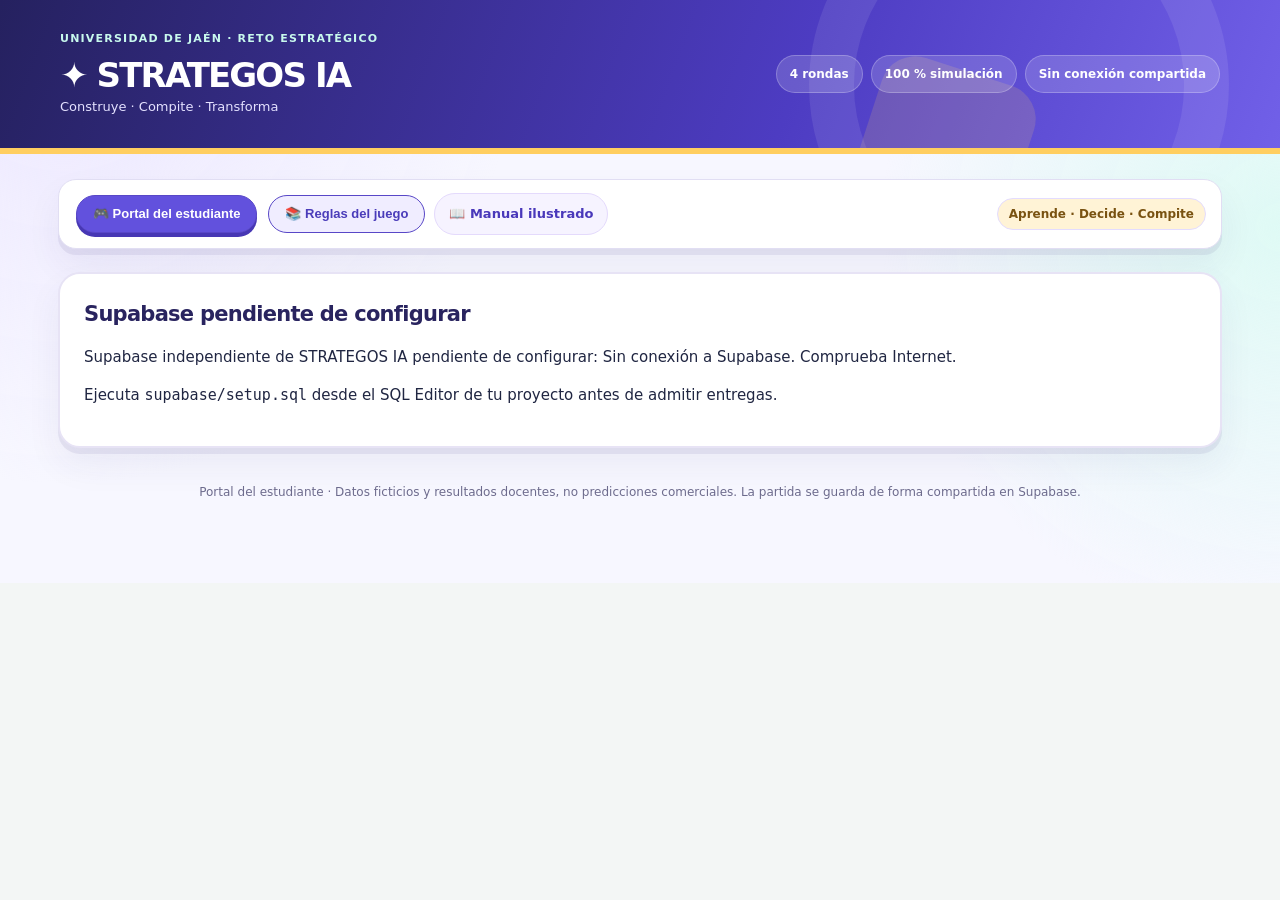
<file: index.html>
<!DOCTYPE html><html lang="es"><head><meta charset="UTF-8"><meta name="viewport" content="width=device-width,initial-scale=1"><title>Portal del Estudiante | STRATEGOS IA</title><style>
:root{font-family:Inter,system-ui,-apple-system,Segoe UI,sans-serif;background:#f3f6f5;color:#173329}*{box-sizing:border-box}body{margin:0}header{background:#123e30;color:white;padding:21px max(22px,calc((100vw - 1160px)/2));display:flex;justify-content:space-between;align-items:center;gap:12px;flex-wrap:wrap}header h1{margin:0;font-size:22px}header small{color:#c5ddd2}.wrap{max-width:1160px;margin:auto;padding:24px 18px 70px}.card{background:white;border:1px solid #dbe5df;border-radius:14px;padding:20px;margin-bottom:16px;box-shadow:0 2px 9px #16342608}h2{font-size:21px;margin:0 0 14px}h3{font-size:16px;margin:0 0 12px}p{line-height:1.5}.muted,small{color:#617369}.grid{display:grid;grid-template-columns:repeat(auto-fit,minmax(225px,1fr));gap:14px}.kpi{background:#eef5f0;padding:15px;border-radius:9px}.kpi b{display:block;font-size:25px;margin-top:5px}label{display:block;font-weight:600;font-size:13px;margin:13px 0 6px}input,select{width:100%;padding:11px;border:1px solid #b8c9c0;border-radius:8px;background:white;font-size:14px}button{border:0;border-radius:8px;background:#176c4d;color:white;padding:11px 16px;font-weight:650;cursor:pointer;margin:4px 6px 4px 0}button:hover{background:#0d553c}button.secondary{background:#e5eee8;color:#1d503c}button.danger{background:#a43131}button:disabled{opacity:.45;cursor:not-allowed}.pill{font-size:12px;border-radius:50px;padding:5px 10px;background:#e4f0e9;color:#155638;font-weight:700}.tabs{margin-bottom:16px}.tabs button.active{background:#174d3a}.tabs button{background:#dae6df;color:#25523f}table{width:100%;border-collapse:collapse;font-size:14px}th,td{padding:11px 8px;border-bottom:1px solid #e2e9e4;text-align:left}th{color:#456151}td.num,th.num{text-align:right;font-variant-numeric:tabular-nums}.alert{border-left:4px solid #d29c26;background:#fff8e5;padding:13px;border-radius:6px}.success{border-left:4px solid #23875e;background:#e7f6ed;padding:12px;border-radius:6px}.bad{color:#ae2c2c}.good{color:#13774b}.hidden{display:none}.two{display:grid;grid-template-columns:1fr 1fr;gap:14px}@media(max-width:650px){.two{grid-template-columns:1fr}.wrap{padding:14px 10px}header{padding:16px}table{font-size:12px}th,td{padding:8px 4px}}.footer{color:#6a7d72;text-align:center;font-size:12px;margin-top:35px}.tag{font-size:12px;color:#587468;margin:0 0 10px}.bar{height:8px;background:#dfeae4;border-radius:12px;overflow:hidden}.bar>div{height:100%;background:#229466}.flex{display:flex;justify-content:space-between;align-items:center;gap:12px;flex-wrap:wrap}

/* v4: experiencia guiada */
:root{--ink:#14382e;--forest:#123e30;--teal:#16815c;--cream:#f9f7ee}body{background:linear-gradient(180deg,#e8f2ed 0%,#f5f7f4 320px)}header{background:linear-gradient(115deg,#0b2b24,#175841);padding-top:27px;padding-bottom:27px}header h1{font-size:clamp(21px,3vw,28px);letter-spacing:-.6px}button{transition:transform .15s,background .15s,box-shadow .15s}button:hover:not(:disabled){transform:translateY(-1px);box-shadow:0 3px 12px #0b38232a}button:focus-visible,input:focus-visible,select:focus-visible,summary:focus-visible{outline:3px solid #a4d3b7;outline-offset:2px}.card{box-shadow:0 8px 25px #143e2910;border-color:#d8e5dd}h2{letter-spacing:-.35px}.hero{border:0;border-radius:20px;padding:28px 30px;margin-bottom:20px;color:white;background:radial-gradient(circle at 85% 15%,#318b69 0,#1b664b 24%,transparent 54%),linear-gradient(110deg,#0c3429,#174e3a);position:relative;overflow:hidden}.hero h2{font-size:clamp(26px,4vw,38px);max-width:730px;margin:7px 0 10px;line-height:1.12}.hero p{color:#e3f3e9;max-width:720px;margin:0 0 16px}.eyebrow{letter-spacing:2px;text-transform:uppercase;font-size:11px;font-weight:750;color:#a7dec0}.hero-stats{display:flex;gap:9px;flex-wrap:wrap}.hero-stats span{background:#ffffff22;color:white;border:1px solid #ffffff29;border-radius:30px;padding:7px 11px;font-size:12px}.step-cards{display:grid;grid-template-columns:repeat(auto-fit,minmax(190px,1fr));gap:12px;margin:14px 0}.step-card{padding:15px;border:1px solid #d6e5dc;border-radius:12px;background:#f7faf8}.step-card strong{display:block;font-size:14px;margin:7px 0}.step-num{display:inline-grid;place-items:center;width:27px;height:27px;background:#dcefe3;color:#126343;border-radius:50%;font-weight:800}.lesson{background:linear-gradient(145deg,#f2f8f4,#fbfcf9);border:1px solid #cddfd4;border-radius:14px;padding:18px;margin:15px 0}.lesson h3{font-size:18px;margin:5px 0 9px}.lesson ul{padding-left:21px;line-height:1.6}.lesson p{margin:7px 0}.lesson .tag{color:#277152;font-weight:750;letter-spacing:1px;text-transform:uppercase}.roundbar{display:flex;gap:7px;margin:11px 0 18px}.roundbar span{flex:1;text-align:center;border-radius:8px;padding:9px 3px;font-size:11px;font-weight:750;background:#e6eee9;color:#537264}.roundbar span.done{background:#cce6d5;color:#1c6547}.roundbar span.current{background:#155f43;color:#fff}.tips{display:grid;grid-template-columns:repeat(auto-fit,minmax(210px,1fr));gap:11px;margin-top:12px}.tip{background:white;border:1px solid #dce9df;border-radius:10px;padding:12px;font-size:13px}.tip b{display:block;margin-bottom:5px}.actionlist{background:#f5f9f5;border-radius:11px;padding:14px 17px;line-height:1.7}.actionlist ol{margin:6px 0;padding-left:20px}.details{border:1px solid #dbe7dd;border-radius:12px;padding:13px;margin:13px 0}.details summary{cursor:pointer;font-weight:750;color:#225c42}.video-card{background:#f0f6f1;border-left:4px solid #21895c;border-radius:8px;padding:12px 15px;margin-top:12px}.video-card a{color:#176847}.disclaimer{font-size:12px;color:#66766c}.fieldhelp{display:block;font-size:12px;color:#60766a;line-height:1.35;margin-top:4px}.quiz-note{border-left:4px solid #36a477;padding:12px 15px;background:#eff8f1;margin:11px 0}.topnav{display:flex;justify-content:space-between;gap:12px;align-items:center;flex-wrap:wrap;margin:8px 0 18px}.topnav .tabs{margin:0}.footer{line-height:1.5}@media(max-width:650px){.hero{padding:22px 17px}.step-card{padding:12px}.roundbar span{font-size:10px}}

/* v5: laboratorio de modelos de negocio */
textarea{width:100%;min-height:110px;resize:vertical;border:1px solid #bdcfc4;border-radius:10px;padding:12px;font:inherit;line-height:1.45;background:#fff}textarea:focus-visible{outline:3px solid #a4d3b7}.student-menu{display:flex;gap:9px;flex-wrap:wrap;margin:16px 0}.student-menu button{background:#e6f0e9;color:#1b593e}.student-menu button.active{background:#146047;color:#fff}.canvas-grid{display:grid;grid-template-columns:repeat(3,minmax(0,1fr));gap:12px}.canvas-block{background:#fff;border:1px solid #d3e4d8;border-radius:13px;padding:16px;display:flex;flex-direction:column;gap:7px}.canvas-block.highlight{background:#f0f9f3;border-color:#85bc99}.canvas-block h3{margin:0;font-size:15px}.canvas-block p{margin:0;color:#557265;font-size:12px}.canvas-block textarea{flex:1;min-height:132px;font-size:13px}.canvas-block small{font-size:11px}.canvas-chip{display:inline-block;background:#e2eee6;border-radius:50px;padding:4px 8px;font-weight:800;font-size:11px;color:#266b48}.progressline{height:12px;border-radius:30px;background:#e1ebe5;overflow:hidden}.progressline>div{background:#1c9367;height:100%;transition:width .2s}.callout{padding:17px 19px;border:1px solid #abd3b7;border-radius:14px;background:#eff9f1}.callout strong{display:block;margin-bottom:6px}.canvas-notes{margin:0;color:#567466;font-size:13px;line-height:1.5}.idea-banner{background:linear-gradient(110deg,#164534,#26785a);color:white;border-radius:15px;padding:19px;margin-bottom:14px}.idea-banner h2{margin:5px 0;font-size:24px}.idea-banner p{color:#e1f1e7}.idea-form input{font-size:15px}.brief-grid{display:grid;grid-template-columns:repeat(2,1fr);gap:10px}.brief-item{border:1px solid #dbe6dc;padding:13px;border-radius:11px;white-space:pre-wrap;overflow-wrap:anywhere}.brief-item strong{display:block;margin-bottom:7px;color:#19553a}.stepper{display:flex;gap:6px;margin:15px 0}.stepper span{height:6px;flex:1;border-radius:8px;background:#d8e6dc}.stepper span.filled{background:#16875b}.aside-inline{background:#fcf9ef;border:1px solid #eadca8;border-radius:11px;padding:13px;font-size:13px}.idea-presets{display:flex;gap:7px;flex-wrap:wrap}.idea-presets button{background:#f0f3ed;color:#276044;font-size:12px;padding:8px 10px}.idea-presets button:hover{background:#d9e9dc}@media(max-width:850px){.canvas-grid{grid-template-columns:repeat(2,minmax(0,1fr))}}@media(max-width:600px){.canvas-grid,.brief-grid{grid-template-columns:1fr}.canvas-block textarea{min-height:105px}}
@media print{header,.topnav,.student-menu,.footer,button,.hero{display:none!important}.wrap{max-width:none;padding:0}.card{box-shadow:none;border:0}.brief-grid{grid-template-columns:1fr 1fr}.brief-item{break-inside:avoid}}

.video-stage{border-radius:20px;background:linear-gradient(125deg,#0d352d,#1e6549);padding:26px;color:#fff;margin:12px 0 18px}.video-stage h2{font-size:clamp(24px,3vw,34px);margin:7px 0}.video-stage p{color:#e4f3e9}.video-window{background:#061d18;border-radius:16px;overflow:hidden;aspect-ratio:16/9;margin:18px 0;display:grid;place-items:center;position:relative}.video-window iframe,.video-window video{width:100%;height:100%;border:0;display:block}.video-empty{text-align:center;padding:25px;color:#f1f8f4;max-width:510px}.video-empty .play-icon{font-size:44px;display:block;margin-bottom:8px}.video-actions{display:flex;gap:10px;flex-wrap:wrap;align-items:center}.video-actions button{background:#e4f7e9;color:#115138}.video-actions button.secondary{background:#ffffff20;color:#fff;border:1px solid #ffffff55}.video-link{color:#aaf0d1;overflow-wrap:anywhere}.video-agenda{display:grid;grid-template-columns:repeat(auto-fit,minmax(190px,1fr));gap:10px}.video-agenda article{padding:13px;border:1px solid #d4e5d9;border-radius:11px;background:#f5faf6}.video-agenda strong{display:block;margin-bottom:6px}.video-admin{background:#f5faf6;border-radius:12px;padding:16px;margin-top:15px}.video-row{display:grid;grid-template-columns:minmax(140px,240px) 1fr;gap:12px;align-items:center;padding:10px 0;border-bottom:1px solid #dce7dd}.video-row label{margin:0}.video-row input{margin:0}.video-help{color:#527465;font-size:12px;margin-top:9px}.video-success{background:#d8f2e3;color:#125637;padding:9px;border-radius:9px}.video-stage .tag{color:#b9e6ce}@media(max-width:680px){.video-stage{padding:17px}.video-row{grid-template-columns:1fr}}
.strategos-advisor .strategos-findings{padding-left:22px;line-height:1.7}
.strategos-advisor .strategos-findings li{margin-bottom:9px}
.strategos-chat{background:#f5f3ff;border:1px solid #ddd5ff;padding:18px;border-radius:15px;margin-top:20px}
.strategos-chat textarea{width:100%;border:1px solid #aca4d6;border-radius:10px;padding:12px;font:inherit;resize:vertical;min-height:98px}
.strategos-answer{white-space:pre-wrap;line-height:1.65;color:#28244b;margin-top:12px}
.strategos-answer:not(:empty){background:#fff;padding:14px;border-left:4px solid #6251dd;border-radius:8px}
.strategos-report-shell{border:2px solid #ddd5ff;background:#fefeff}
.strategos-report-shell .strategos-round-select,#strategos-teacher-team{max-width:300px}
.strategos-report-dimensions{display:grid;grid-template-columns:repeat(2,minmax(0,1fr));gap:12px;margin:15px 0}
.strategos-report-dimensions article{background:#f5f4fc;border:1px solid #ddd8f2;border-radius:12px;padding:16px}
.strategos-report-dimensions h3{margin:0}
.strategos-report-dimensions p{margin:9px 0;font-size:14px}
.strategos-report-status{font-size:12px;border-radius:40px;padding:3px 9px;font-weight:700;background:#e8e9f8;color:#453e72}
.strategos-report-status.status-fortaleza{background:#d8f4e5;color:#15683d}
.strategos-report-status.status-riesgo{background:#ffe0da;color:#a13629}
.strategos-report-ai-output{white-space:pre-wrap;line-height:1.7}
.strategos-report-ai-output:not(:empty){background:#f5f4fc;border-left:4px solid #6251dd;border-radius:8px;padding:15px;margin:10px 0}
@media(max-width:700px){.strategos-report-dimensions{grid-template-columns:1fr}}
@media print{
 body:has(.strategos-print-target) *{visibility:hidden!important}
 body:has(.strategos-print-target) .strategos-print-target,
 body:has(.strategos-print-target) .strategos-print-target *{visibility:visible!important}
 body:has(.strategos-print-target) .strategos-print-target{position:absolute;top:0;left:0;width:100%;border:0;box-shadow:none}
 body:has(.strategos-print-target) .strategos-print-target .strategos-report-actions,
 body:has(.strategos-print-target) .strategos-print-target .strategos-report-ai-output,
 body:has(.strategos-print-target) .strategos-print-target .strategos-round-select{display:none!important}
 .strategos-report-dimensions article{break-inside:avoid}
}
</style><link rel="stylesheet" href="./game-theme.css?v=20261102-design1"></head><body><header><div><div style="font-size:11px;font-weight:800;letter-spacing:.11em;color:#c8f9ed;margin-bottom:9px">UNIVERSIDAD DE JAÉN · RETO ESTRATÉGICO</div><h1>✦ STRATEGOS IA</h1><small>Construye · Compite · Transforma</small></div><div style="display:flex;gap:8px;flex-wrap:wrap;align-items:center"><span class="pill">4 rondas</span><span class="pill">100 % simulación</span><span id="headstatus" class="pill">Conectando…</span></div></header><main class="wrap"><div class="topnav"><div class="tabs" id="tabs"><button data-role="alumno" class="active">🎮 Portal del estudiante</button><button data-role="reglas">📚 Reglas del juego</button><a href="./guia-alumnado.html" target="_blank" rel="noopener noreferrer" class="manual-link">📖 Manual ilustrado</a></div><span class="pill">Aprende · Decide · Compite</span></div><section id="view"></section><p class="footer">Portal del estudiante · Datos ficticios y resultados docentes, no predicciones comerciales. La partida se guarda de forma compartida en Supabase.</p></main><script src="./sync.js"></script><script src="./strategic-choices.js?v=20261106-1"></script><script src="./advisor.js?v=20261102-1"></script><script src="./reports.js?v=20261102-1"></script><script src="./score-audit.js?v=20261109-1"></script><script src="./secret-events.js?v=20261111-1"></script><script>
'use strict';const KEY='strategos_ia_v1';const names=['Strategos Alpha','Strategos Beta','Strategos Gamma','Strategos Delta'];const formats=new Intl.NumberFormat('es-ES',{maximumFractionDigits:0});const euro=n=>formats.format(Math.round(n))+' €';const fmt=n=>formats.format(n);const $=id=>document.getElementById(id);const esc=v=>String(v).replace(/[&<>"']/g,c=>({'&':'&amp;','<':'&lt;','>':'&gt;','"':'&quot;',"'":'&#39;'}[c]));const clamp=(x,a,b)=>Math.max(a,Math.min(b,x));
function defaults(){return {round:1,phase:'decisions',event:'normal',teams:names.map((name,i)=>({id:i+1,name,code:'UJA'+(i+1)+'26',cash:250000,capacity:12500,quality:50,eco:50,market:50,tech:50,last:null,history:[],decision:null,submitted:false})),log:[],results:[]}}let db=defaults(),version=0,remoteReady=false,remoteError='',teamCode='',teacherAuthenticated=false;
let localVideoUrls=[];try{localVideoUrls=JSON.parse(localStorage.getItem('strategos_ia_video_overrides')||'[]')}catch{localVideoUrls=[]}
async function remoteRefresh(silent=false){
 const previous={version,round:db.round,phase:db.phase,event:db.event,submitted:db.teams[selected-1]?.submitted,secretId:db.secretEvent?.active?db.secretEvent.id:null,secretAnswered:!!db.teams[selected-1]?.secretAnswer};
 const data=role==='prof'&&teacherAuthenticated?await CBCSync.rpc('cbc_teacher_state'):auth&&teamCode?await CBCSync.rpc('cbc_student_state',{p_code:teamCode}):null;
 if(!data)return;
 db=data.state;version=Number(data.version);
 const changed=previous.round!==db.round||previous.phase!==db.phase||
   previous.event!==db.event||previous.submitted!==db.teams[selected-1]?.submitted||previous.secretId!==(db.secretEvent?.active?db.secretEvent.id:null)||previous.secretAnswered!==!!db.teams[selected-1]?.secretAnswer;
 // El cambio de evento debe refrescar la pantalla del alumno. No redibujar
 // ante entregas ajenas mientras escribe su propio formulario.
 if(!silent||changed||(role==='prof'&&previous.version!==version&&true))render();
}
async function teacherSave(){try{let r=await CBCSync.rpc('cbc_teacher_save',{p_state:db,p_version:version});version=Number(r.version);return true;}catch(e){alert('Cambio NO guardado: '+e.message);await remoteRefresh();return false;}}
async function initRemote(){
 try{await CBCSync.rpc('cbc_ping');remoteReady=true;
 if(role==='prof'&&CBCSync.currentToken())try{teacherAuthenticated=true;await remoteRefresh();}catch{teacherAuthenticated=false;CBCSync.logout();}
 }catch(e){remoteError='Supabase independiente de STRATEGOS IA pendiente de configurar: '+e.message;}
 render();
 if(remoteReady)setInterval(async()=>{if((role==='prof'&&teacherAuthenticated)||(role==='alumno'&&auth&&teamCode))try{await remoteRefresh(true)}catch(e){console.warn('Sincronización',e.message)}},7000);
}
let role='alumno',selected=1,auth=false,studentSection='video';function save(){/* Estado de partida exclusivo de Supabase */}function activeTeams(){return db.teams.filter(t=>t.active!==false)}function canSetTeams(){return db.phase==='decisions'&&db.results.length===0&&db.teams.every(t=>!t.submitted)}const videoNames=['Presentación general · Reglamento completo','Ronda 1 · Estrategia competitiva','Ronda 2 · Decisiones y mercado','Ronda 3 · Evento e iniciativa estratégica','Ronda 4 · Consolidación y resultados'];
const videoIntro={title:'Bienvenidos a STRATEGOS IA',story:'Cuatro rondas, siete decisiones económicas por ronda y dos elecciones estratégicas vinculantes. Aprende cómo decidir, enviar, interpretar resultados y competir sin Canvas.',objective:'Comprende las reglas, el propósito y las etapas de la competición.',tasks:['Comprende el mercado compartido y los recursos iniciales.','Aprende los siete campos económicos, los límites y las dos elecciones cerradas.','Interpreta los resultados, las puntuaciones y el envío seguro de decisiones.'],question:'¿Serás capaz de convertir una innovación circular en un negocio viable?'};
let publishedVideos=['','','','',''];function videoUrls(){return publishedVideos.map((published,i)=>{const local=Array.isArray(localVideoUrls)?localVideoUrls[i]:'';return published})}
async function loadPublishedVideos(){try{const r=await fetch('./videos.json?v=20261109-guiones-v2',{cache:'no-store'});if(!r.ok)return;const j=await r.json();if(Array.isArray(j.videos)&&j.videos.length===5){publishedVideos=j.videos.map(v=>typeof v==='string'&&safeVideoUrl(v)?v:'');render()}}catch{/* local file preview uses fallback */}}
function safeVideoUrl(raw){try{if(!raw||!raw.trim())return null;const u=new URL(raw.trim());if(!['https:','http:'].includes(u.protocol))return null;return u;}catch{return null}}
function videoSource(input){const u=safeVideoUrl(input);if(!u)return null;const host=u.hostname.toLowerCase().replace(/^www\./,'');if(host==='youtu.be'){const id=u.pathname.slice(1).split('/')[0];if(/^[A-Za-z0-9_-]{11}$/.test(id))return {kind:'iframe',src:'https://www.youtube-nocookie.com/embed/'+id+'?rel=0'}}if(['youtube.com','m.youtube.com','youtube-nocookie.com'].includes(host)){let id=u.searchParams.get('v');if(!id&&u.pathname.startsWith('/embed/'))id=u.pathname.split('/')[2];if(!id&&u.pathname.startsWith('/shorts/'))id=u.pathname.split('/')[2];if(/^[A-Za-z0-9_-]{11}$/.test(id||''))return {kind:'iframe',src:'https://www.youtube-nocookie.com/embed/'+id+'?rel=0'}}if(host==='vimeo.com'||host==='player.vimeo.com'){let id=(u.pathname.match(/\b\d{6,12}\b/)||[])[0];if(id)return {kind:'iframe',src:'https://player.vimeo.com/video/'+id}}if(/\.(mp4|webm|ogg)$/i.test(u.pathname))return {kind:'video',src:u.href};return {kind:'link',src:u.href}}
function videoPlayer(url){const s=videoSource(url);if(!s)return `<div class="video-empty"><span class="play-icon">▶</span><b>Vídeo de esta ronda aún no publicado</b><p>Mientras tanto puedes leer el briefing y continuar con la actividad. El profesor puede añadir la URL del vídeo desde su panel.</p></div>`;if(s.kind==='iframe')return `<iframe src="${esc(s.src)}" title="Vídeo introductorio" loading="lazy" allow="accelerometer; autoplay; encrypted-media; gyroscope; picture-in-picture; web-share" referrerpolicy="strict-origin-when-cross-origin" allowfullscreen></iframe>`;if(s.kind==='video')return `<video controls preload="metadata" playsinline src="${esc(s.src)}">El navegador no puede reproducir este archivo.</video>`;return `<div class="video-empty"><span class="play-icon">↗</span><b>Vídeo disponible mediante enlace externo</b><p>Ábrelo en una pestaña nueva y regresa para continuar.</p><a class="video-link" href="${esc(s.src)}" target="_blank" rel="noopener noreferrer">Abrir vídeo</a></div>`}
const revisedVideoScripts=['00-presentacion-general','01-ronda-1','02-ronda-2','03-ronda-3','04-ronda-4'];
function videoStage(){const n=db.round, ch=chapterData[n-1],url=videoUrls()[n];return `<section class="video-stage"><span class="tag">BRIEFING AUDIOVISUAL · RONDA ${n} DE 4</span><h2>${esc(ch.title)}</h2><p>${esc(ch.story)}</p><div class="video-window">${videoPlayer(url)}</div><p class="muted"><a href="./guiones-video/${revisedVideoScripts[n]}.md" target="_blank" rel="noopener noreferrer">Consultar el guion detallado vigente de la ronda</a></p><div class="video-actions"><button id="continueToRound">Ir a las decisiones de la ronda →</button><button id="showIntroVideo" class="secondary">Ver presentación general</button>${safeVideoUrl(url)?`<a href="${esc(url)}" class="video-link" target="_blank" rel="noopener noreferrer">Abrir vídeo fuera de la web ↗</a>`:''}</div></section><section class="card"><h2>Tu misión en esta ronda</h2><p>${esc(ch.objective)}</p><div class="video-agenda">${ch.tasks.map((task,i)=>`<article><strong>${i+1}. Tarea</strong>${esc(task)}</article>`).join('')}</div><div class="quiz-note"><b>Pregunta para debatir en equipo:</b> ${esc(ch.question)}</div><p class="disclaimer">Puedes continuar aunque aún no se haya publicado el vídeo. El vídeo es una introducción, no sustituye las reglas de decisión ni la reflexión estratégica.</p></section>`}
function introVideoStage(){const url=videoUrls()[0],ch=videoIntro;return `<section class="video-stage"><span class="tag">INICIO DEL RETO · PRESENTACIÓN GENERAL</span><h2>${esc(ch.title)}</h2><p>${esc(ch.story)}</p><div class="video-window">${videoPlayer(url)}</div><p class="muted"><a href="./guiones-video/00-presentacion-general.md" target="_blank" rel="noopener noreferrer">Consultar el guion completo de presentación</a></p><div class="video-actions"><button id="backToRound">Continuar a la ronda ${db.round} →</button>${safeVideoUrl(url)?`<a href="${esc(url)}" target="_blank" class="video-link" rel="noopener noreferrer">Abrir vídeo en nueva pestaña ↗</a>`:''}</div></section><section class="card"><h2>Así funciona el juego</h2><div class="video-agenda">${ch.tasks.map((task,i)=>`<article><strong>Etapa ${i+1}</strong>${esc(task)}</article>`).join('')}</div><div class="quiz-note"><b>El reto:</b> ${esc(ch.question)}</div></section>`}
function videoAdmin(){return `<div class="card"><h2>Vídeos de la simulación</h2><p>Introduce las direcciones públicas para previsualizarlas aquí. Los cinco guiones nuevos están en la carpeta <code>guiones-video/</code>. Los vídeos anteriores se han retirado de la portada porque no reflejan las reglas vigentes. Cuando se produzcan los nuevos vídeos, inserta sus cinco direcciones públicas en <code>videos.json</code> para hacerlos visibles al alumnado. Se admiten YouTube, Vimeo y MP4/WebM.</p><form id="videoConfigForm"><div class="video-admin">${videoNames.map((name,i)=>`<div class="video-row"><label for="video_url_${i}">${esc(name)}</label><input id="video_url_${i}" name="video_${i}" type="url" inputmode="url" placeholder="https://www.youtube.com/watch?v=..." value="${esc(videoUrls()[i])}"></div>`).join('')}</div><p class="video-help">Usa enlaces de vídeos públicos o no listados con inserción permitida. No sirven enlaces privados ni archivos guardados únicamente en tu ordenador.</p><button type="submit">Guardar enlaces de vídeos</button><button type="button" id="testRoundVideo" class="secondary">Previsualizar ronda actual</button><p id="videoSaveState" class="muted" aria-live="polite"></p></form></div>`}
function displayNum(v,dec=1){return v===null||v===undefined||v===''||!Number.isFinite(Number(v))?'Sin dato':Number(v).toFixed(dec)}
function displayMoney(v){return v===null||v===undefined||v===''||!Number.isFinite(Number(v))?'Sin dato':euro(Number(v))}
function moneyCell(n){return `<td class="num">${displayMoney(n)}</td>`}function message(s,cls='success'){return `<div class="${cls}">${s}</div>`}
const fields=[['price','Precio de venta (€/unidad)',20,90,45],['production','Producción prevista (unidades)',0,25000,11500],['capacityInv','Inversión en capacidad (€)',0,100000,10000],['rdInv','Inversión en I+D y calidad (€)',0,100000,15000],['ecoInv','Inversión ambiental (€)',0,100000,15000],['marketingInv','Inversión comercial (€)',0,100000,10000],['recycled','Materia prima recuperada (%)',0,90,45]];
function normalDecision(){return Object.fromEntries(fields.map(x=>[x[0],x[4]]))}function investment(d){return d.capacityInv+d.rdInv+d.ecoInv+d.marketingInv}function valid(d,t){let v=fields.every(([k,,min,max])=>Number.isFinite(d[k])&&d[k]>=min&&d[k]<=max);let maxInvestment=Math.min(150000,Math.max(0,t.cash-15000));return v&&investment(d)<=maxInvestment}
function eventDef(){return {normal:{name:'Mercado estable',desc:'Demanda sectorial estable y costes base.'},raw:{name:'Crisis de materias primas',desc:'El coste de material virgen aumenta un 25 %. Usar materia prima recuperada amortigua la crisis.'},demand:{name:'Caída de la demanda',desc:'La demanda del mercado disminuye un 18 %.'},green:{name:'Compra pública verde',desc:'Los compradores dan más importancia al desempeño ambiental.'},quality:{name:'Control de calidad',desc:'La demanda favorece empresas con prestaciones y calidad verificables.'}}[db.event]}
function profile(t,d,evt){let invest=investment(d);const cashAfter=t.cash-invest;const capacity=t.capacity+Math.floor(d.capacityInv/6);const quality=clamp(t.quality+d.rdInv/2500,0,100);const eco=clamp(t.eco+d.ecoInv/2500,0,100);const marketing=clamp(t.market+d.marketingInv/2500,0,100);const tech=clamp(t.tech+d.rdInv/4000,0,100);const rawCost=evt==='raw'?1.25:1;let variable=18+(100-quality)*0.045+(d.recycled*0.09)+(100-tech)*0.015+7*(1-d.recycled/100)*rawCost;let unitCO2=clamp(40-0.24*d.recycled-0.12*(eco-50),8,40);return {t,d,invest,cashAfter,capacity,quality,eco,marketing,tech,variable,unitCO2};}
function compute(){let evt=db.event;const market=Math.round(50000*(evt==='demand'?.82:1));let players=activeTeams().map(t=>profile(t,t.decision,evt));let attractiveness=players.map(x=>{const d=x.d;let score=Math.exp((45-d.price)/20)*(.6+x.quality/180+x.marketing/260+x.eco/(evt==='green'?130:350));if(evt==='quality')score*=.6+x.quality/110;return Math.max(.01,score)});let shares=attractiveness.map(a=>a/attractiveness.reduce((s,v)=>s+v,0));let remaining=market;let alloc=Array(players.length).fill(0);let eligible=players.map((_,i)=>i);for(let iter=0;iter<8&&remaining>0&&eligible.length;iter++){let weight=eligible.reduce((s,i)=>s+attractiveness[i],0);let assigned=0;for(let i of eligible){let p=players[i],available=Math.max(0,Math.min(p.capacity,p.d.production)-alloc[i]);let demand=Math.floor(remaining*attractiveness[i]/weight);let add=Math.min(available,demand);alloc[i]+=add;assigned+=add}remaining-=assigned;eligible=eligible.filter(i=>alloc[i]<Math.min(players[i].capacity,players[i].d.production));if(assigned===0){if(eligible.length){let i=eligible[0];alloc[i]++;remaining--;eligible=eligible.filter(j=>alloc[j]<Math.min(players[j].capacity,players[j].d.production))}else break;}}let results=players.map((p,i)=>{let sales=alloc[i],revenue=sales*p.d.price,cost=sales*p.variable+28000,operating=revenue-cost,cash=p.cashAfter+operating;let margin=p.d.price-p.variable;let breakeven=margin>0?Math.ceil(28000/margin):null;let share=sales/market*100;let circular=clamp(.5*p.d.recycled+.5*p.eco,0,100);let emissions=sales*p.unitCO2;return {...p,sales,share,revenue,cost,operating,cash,circular,emissions,breakeven}});const maxi=(field)=>Math.max(1,...results.map(r=>Math.max(0,r[field])));results.forEach(r=>{
   r.baseScore=+(100*(.25*clamp((r.operating+100000)/250000,0,1)+.15*clamp(r.share/35,0,1)+.25*r.circular/100+.15*r.quality/100+.10*clamp(r.cash/300000,0,1)+.10*clamp(r.operating>=0?0.85:0.25,0,1))).toFixed(1);
   r.strategic=StrategicChoices.evaluate(r.t,db.round,r.d);
   r.secretImpact=db.round===3&&db.secretEvent?.active?SecretEvents.evaluate(db.secretEvent.id,r.t.secretAnswer,r.strategic.strategy):db.round===4?{delta:Number(r.t.history?.find(h=>Number(h.round)===3)?.secretCarry)||0,carry:0,reason:'Efecto heredado de la crisis de la ronda 3.'}:{delta:0,carry:0,reason:'Sin evento secreto'};
    r.score=+clamp(r.baseScore+r.strategic.adjustment+r.secretImpact.delta,0,100).toFixed(1);
  });return {market,results};}
async function execute(){if(db.phase!=='decisions')return alert('La ronda ya está resuelta.');if(activeTeams().length<2||!activeTeams().every(t=>t.submitted))return alert('Faltan decisiones de los equipos activos.');if(db.round===3&&!db.secretEvent?.active)return alert('Activa un evento secreto para completar la ronda 3.');if(db.round===3&&activeTeams().some(t=>!t.secretAnswer))return alert('Faltan respuestas al evento secreto. Espera o utiliza el cierre con pendientes.');const sim=compute();sim.results.forEach(r=>{let t=db.teams[r.t.id-1];t.cash=r.cash;t.capacity=r.capacity;t.quality=r.quality;t.eco=r.eco;t.market=r.marketing;t.tech=r.tech;t.last={sales:r.sales,share:r.share,operating:r.operating,cash:r.cash,circular:r.circular,quality:r.quality,emissions:r.emissions,score:r.score,baseScore:r.baseScore,strategyAdjustment:r.strategic.adjustment,secretAdjustment:r.secretImpact.delta,secretCarry:r.secretImpact.carry,secretExplanation:r.secretImpact.reason,secretEvent:db.round===3&&db.secretEvent?.active?db.secretEvent.id:null,secretOption:db.round===3?r.t.secretAnswer?.option||null:null,strategyExplanation:r.strategic.description,strategyChoice:r.d.strategyChoice||r.strategic.strategy||null,actionChoice:r.d.actionChoice||r.strategic.action||null,unitCO2:r.unitCO2,price:r.d.price,breakeven:r.breakeven};t.history.push({...t.last,round:db.round});});db.results.push({round:db.round,event:db.event,market:sim.market,rows:sim.results.map(r=>({id:r.t.id,name:r.t.name,...db.teams[r.t.id-1].last}))});db.phase='results';db.log.push(`Ronda ${db.round}: ${eventDef().name}. Mercado ${fmt(sim.market)} unidades.`);if(await teacherSave())render()}
async function forceClose(){
 const pending=activeTeams().filter(t=>!t.submitted);
 const unanswered=db.round===3&&db.secretEvent?.active?activeTeams().filter(t=>!t.secretAnswer):[];
 if(!pending.length&&!unanswered.length)return execute();
 if(db.round===3&&!db.secretEvent?.active)return alert('Activa primero el evento secreto.');
 if(!confirm('Faltan '+pending.length+' entregas ordinarias y '+unanswered.length+' respuestas extraordinarias. Los equipos sin entrega ordinaria tendrán producción e inversiones cero; las respuestas extraordinarias ausentes se penalizarán. ¿Cerrar y publicar resultados?'))return;
 pending.forEach(t=>{t.decision={price:45,production:0,capacityInv:0,rdInv:0,ecoInv:0,marketingInv:0,recycled:45};t.submitted=true;t.absent=true});
 unanswered.forEach(t=>{t.secretAnswer={option:'skip',reason:'Sin respuesta; cierre forzoso docente'};});
 db.log.push('Ronda '+db.round+': cierre del profesor con '+pending.length+' equipo(s) sin entregar.');
 await execute();
}
async function nextRound(){if(db.phase!=='results'||db.round>=4)return;db.round++;db.phase='decisions';db.event='normal';db.secretEvent=null;db.teams.forEach(t=>{t.decision=null;t.submitted=false;t.absent=false;t.secretAnswer=null});if(await teacherSave())render()}
const chapterData=[
{title:'Ronda 1 · Define tu estrategia',subtitle:'Elegir cómo competir y respaldarlo con recursos',story:'Comienzas con 250.000 € de caja, 12.500 unidades de capacidad y rivales en un mercado común. Antes de fijar precio y producción, elige liderazgo en costes, diferenciación o enfoque. Esa elección condiciona la coherencia de tus inversiones durante toda la partida.',objective:'Elegir una estrategia competitiva y tomar las siete decisiones económicas iniciales.',tasks:['Selecciona una estrategia: costes, diferenciación o enfoque.','Decide precio, producción, cuatro inversiones y porcentaje recuperado.','Comprueba el máximo conjunto de 150.000 € de inversión y la reserva mínima de 15.000 €.'],question:'¿Por qué esa estrategia y qué compromisos de inversión implica?',video:'En la ronda uno debes elegir una estrategia competitiva. Tienes tres alternativas: liderazgo en costes, diferenciación o enfoque. Tu empresa comienza con doscientos cincuenta mil euros y doce mil quinientas unidades de capacidad. Además de la estrategia, decide precio, producción, inversión en capacidad, investigación y calidad, medio ambiente, marketing y porcentaje de materia recuperada. Las inversiones están limitadas a ciento cincuenta mil euros en total por ronda y debes conservar al menos quince mil euros de caja. La estrategia que declares se comprobará en las cuatro rondas: si tus inversiones y precio son coherentes, puedes sumar tres puntos; si son contradictorios, puedes perder tres. Envía solo después de revisar el presupuesto y espera confirmación del servidor.'},
{title:'Ronda 2 · Compite con información',subtitle:'Aprender del resultado anterior y defender el posicionamiento',story:'Ya conoces las ventas, los márgenes, la cuota, la caja y los puntos de la primera ronda. Ajusta los siete valores de gestión sin olvidar la estrategia elegida: el mercado y las decisiones de los competidores siguen importando.',objective:'Analizar los resultados de la ronda 1 y mejorar rentabilidad, cuota y capacidades sin perder coherencia.',tasks:['Compara capacidad, producción prevista y ventas reales.','Revisa precio, margen, caja y cuatro inversiones.','Mantén alineada la política de precios e inversión con tu estrategia inicial.'],question:'¿Qué cambiarías después de observar el mercado y por qué?',video:'La segunda ronda comienza con información de resultados. Comprueba ventas, cuota de mercado, resultado operativo y tesorería. El precio influye en la demanda, pero las ventas también dependen de la calidad, el marketing, la sostenibilidad, la capacidad y la producción. Decide de nuevo las siete variables económicas y vigila que las inversiones no superen el presupuesto ni reduzcan la caja bajo la reserva mínima. No hay una nueva elección estratégica cerrada en esta ronda: sigue vigente la estrategia de la primera. Unas decisiones coherentes pueden añadir tres puntos y unas incoherentes restarlos. Compara qué funcionó y qué debes corregir antes de enviar.'},
{title:'Ronda 3 · Cambia el entorno, decide la iniciativa',subtitle:'Adaptación estratégica y segunda alternativa cerrada',story:'El profesor selecciona un evento de mercado: estabilidad, materias primas más caras, menos demanda, compra verde o exigencias de calidad. Además de adaptar las siete decisiones económicas, elegirás una iniciativa prioritaria coherente con tu estrategia.',objective:'Interpretar el evento y seleccionar una iniciativa estratégica que refuerce tu posicionamiento.',tasks:['Identifica el evento que está activo y cómo modifica el mercado.','Elige eficiencia, innovación y circularidad, o especialización comercial.','Ajusta inversiones, precio y producción a tu estrategia y al nuevo riesgo.'],question:'¿La iniciativa elegida refuerza tu estrategia o la contradice?',video:'En la tercera ronda el entorno puede cambiar. Lee el evento seleccionado por el profesor antes de tomar decisiones. Una crisis de materias primas, una caída de demanda, la compra pública verde o los controles de calidad afectan de manera distinta a cada empresa según sus recursos. Esta ronda añade una segunda elección cerrada entre tres iniciativas: automatización y eficiencia, innovación y circularidad, o especialización comercial. La iniciativa alineada con la estrategia inicial aporta dos puntos adicionales, y una incompatible resta dos. Además continúa el ajuste de más tres o menos tres por coherencia entre precios, inversiones y estrategia. El máximo ajuste total oscila entre más cinco y menos cinco puntos. La elección por sí sola no compra activos ni modifica automáticamente la tesorería: hay que introducir también las siete variables económicas. Envía la decisión con confirmación.'},
{title:'Ronda 4 · Consolida y demuestra',subtitle:'Decisión final, coherencia y clasificación',story:'En la última ronda revisa la trayectoria completa de la empresa. Debes decidir cómo utilizar los recursos disponibles, mantener o corregir precios e inversiones y demostrar si tu estrategia genera resultados sostenibles.',objective:'Cerrar la partida con decisiones económicas razonadas y coherentes con la estrategia y la iniciativa elegidas.',tasks:['Revisa las tres rondas previas y la tesorería actual.','Decide las siete variables de gestión y respeta el evento vigente.','Comprueba la coherencia con la estrategia de R1 y la iniciativa de R3.'],question:'¿Qué decisiones han creado valor a lo largo de las cuatro rondas?',video:'Llegas a la cuarta ronda de STRATEGOS IA. Compara ventas, resultados, cuota, caja, calidad y circularidad de las tres rondas anteriores. Decide si conviene invertir, consolidar o preservar liquidez. Recuerda los límites de ciento cincuenta mil euros de inversión conjunta y quince mil euros de reserva. La estrategia de la ronda uno y la iniciativa de la tercera siguen afectando a la puntuación: hasta más o menos tres puntos por coherencia de precios e inversiones y hasta más o menos dos por la iniciativa elegida. Al publicar el resultado, el profesor obtendrá la clasificación como media de las cuatro rondas, sin Canvas ni evaluación adicional. Defiende tu trayectoria con datos y explica cómo se relacionan tus decisiones con los resultados.'}
];
function roundbar(){return '<div class="roundbar">'+chapterData.map((r,i)=>`<span class="${i+1<db.round?'done':i+1===db.round?'current':''}">${i+1}. ${['Crear','Competir','Adaptar','Consolidar'][i]}</span>`).join('')+'</div>'}
function intro(){const r=chapterData[db.round-1],url=videoUrls()[db.round];return `<section class="hero"><div class="eyebrow">STRATEGOS IA · Capítulo ${db.round} de 4</div><h2>${esc(r.title)}</h2><p>${esc(r.story)}</p><div class="hero-stats"><span>4 empresas</span><span>Un mercado común</span><span>250.000 € iniciales</span><span>Decisiones con consecuencias</span></div></section>${roundbar()}<section class="card"><span class="eyebrow" style="color:#246a4b">Briefing de la ronda</span><h2>${esc(r.subtitle)}</h2><h3>Vídeo introductorio · Ronda ${db.round}</h3><div class="video-window">${videoPlayer(url)}</div>${safeVideoUrl(url)?`<p><a href="${esc(url)}" target="_blank" rel="noopener noreferrer">Abrir vídeo en YouTube</a></p>`:''}<p><b>Tu misión:</b> ${esc(r.objective)}</p><div class="step-cards">${r.tasks.map((t,i)=>`<div class="step-card"><span class="step-num">${i+1}</span><strong>${esc(t)}</strong></div>`).join('')}</div><div class="quiz-note"><b>Pregunta estratégica:</b> ${esc(r.question)}</div></section>`}
function siteHero(){return `<section class="hero"><div class="eyebrow">Universidad de Jaén · Máster en Ingeniería de los Materiales y Construcción Sostenible</div><h2>Construye una empresa. Compite. Aprende de tus decisiones.</h2><p>Gestiona una empresa ficticia de materiales constructivos circulares. Cuatro equipos, cuatro ejercicios, un mercado compartido y decisiones que alteran tus resultados.</p><div class="hero-stats"><span>🎯 4 rondas</span><span>🧩 2–4 empresas</span><span>🎛️ 7 decisiones</span><span>🏆 Clasificación por cuatro rondas</span></div></section>`}
function welcome(){return `<div class="card"><h2>Antes de comenzar</h2><p>Tu objetivo no es solo obtener el máximo beneficio. Deberás justificar un modelo de negocio que combine rentabilidad, prestaciones técnicas y uso responsable de recursos.</p><div class="step-cards"><div class="step-card"><span class="step-num">1</span><strong>Explora tu empresa</strong><small>Consulta tu tesorería, capacidad e indicadores iniciales.</small></div><div class="step-card"><span class="step-num">2</span><strong>Diseña una estrategia</strong><small>Define precios, volumen e inversiones con un límite de presupuesto.</small></div><div class="step-card"><span class="step-num">3</span><strong>Envía tus decisiones</strong><small>El profesor calculará simultáneamente los resultados de los cuatro equipos.</small></div><div class="step-card"><span class="step-num">4</span><strong>Aprende y adapta</strong><small>Compara resultados y mejora tu modelo en la siguiente ronda.</small></div></div><p class="disclaimer">Las decisiones se guardan de forma compartida y segura en Supabase.</p></div>`}
function helpNotes(){let tips={price:'Un precio bajo puede mejorar la cuota, pero reduce el margen por unidad.',production:'No podrás vender más de lo que decidas producir ni de tu capacidad instalada.',capacityInv:'Cada 6 € invertidos añaden una unidad de capacidad anual.',rdInv:'Refuerza calidad y tecnología; puede mejorar el coste variable.',ecoInv:'Incrementa el indicador ambiental y mejora las emisiones estimadas.',marketingInv:'Aumenta la visibilidad comercial en el reparto de demanda.',recycled:'Reduce emisiones estimadas y dependencia de materia virgen, pero puede incrementar el coste de procesado.'};return tips}
function prof(){let submitted=activeTeams().filter(t=>t.submitted).length;let active=activeTeams().length;let html=finalAwards()+`<div class="flex"><h2>Panel del profesor</h2><span class="pill">Ronda ${db.round}/4 · ${db.phase==='decisions'?'Recepción de decisiones':'Resultados publicados'}</span></div><div class="grid"><div class="kpi">Equipos activos<b>${active}</b></div><div class="kpi">Decisiones entregadas<b>${submitted}/${active}</b></div><div class="kpi">Capital inicial por equipo<b>250.000 €</b></div><div class="kpi">Demanda de referencia<b>50.000 ud.</b></div></div><div class="card"><h3>Gestión de la ronda</h3><label for="event">Evento de mercado</label><select id="event" ${db.phase==='results'?'disabled':''}>${Object.entries({normal:'Mercado estable',raw:'Crisis de materias primas',demand:'Caída de demanda',green:'Compra pública verde',quality:'Control de calidad'}).map(([k,v])=>`<option value="${k}" ${db.event===k?'selected':''}>${v}</option>`).join('')}</select><p class="muted" id="eventdesc">${esc(eventDef().desc)}</p><button id="execute" ${submitted<active||active<2||db.phase==='results'||(db.round===3&&(!db.secretEvent?.active||activeTeams().some(t=>!t.secretAnswer)))?'disabled':''}>Calcular y publicar resultados</button>${db.phase==='decisions'&&(submitted<active||(db.round===3&&db.secretEvent?.active&&activeTeams().some(t=>!t.secretAnswer)))&&active>=2?'<button id="forceClose" class="secondary">Cerrar ronda con pendientes (sin producción)</button>':''}${db.phase==='results'&&db.round<4?'<button id="next">Abrir siguiente ronda</button>':''}${db.round===4&&db.phase==='results'?message('Cuatro rondas finalizadas. La clasificación final se obtiene de las puntuaciones de las cuatro rondas.'):''}<button class="secondary" id="export">Exportar resultados CSV</button><button class="danger" id="reset">Reiniciar partida</button></div><div class="card"><h3>Equipos participantes</h3><p>Selecciona de 2 a 4 empresas antes de comenzar. Solo las activas compiten, reciben demanda y deben entregar decisiones.</p><div class="team-select">${db.teams.map(t=>`<label style="display:inline-flex;align-items:center;gap:8px;margin-right:20px"><input type="checkbox" class="team-toggle" data-team="${t.id}" style="width:auto" ${t.active!==false?'checked':''} ${canSetTeams()?'':'disabled'}> ${esc(t.name)}</label>`).join('')}</div><p class="muted">Participantes: ${active}. ${canSetTeams()?'Desmarca los equipos que no vayan a jugar.':'Para cambiar equipos, reinicia la partida.'}</p></div><div class="card"><h3>Empresas y accesos</h3><table><thead><tr><th>Empresa</th><th>Código del equipo</th><th>Estado</th><th class="num">Tesorería</th></tr></thead><tbody>${db.teams.map(t=>`<tr><td>${esc(t.name)}</td><td><code>${esc(t.code)}</code></td><td>${t.active===false?'No participa':t.absent?'Sin entrega (cierre docente)':t.submitted?'Entregado':'Pendiente'}</td>${moneyCell(t.cash)}</tr>`).join('')}</tbody></table><p class="muted">Los códigos se generan aleatoriamente en Supabase. Las decisiones se sincronizan entre los equipos mediante Supabase.</p></div>`;
 html+='<section class="card"><h3>Elecciones estratégicas y coherencia por equipo</h3><table><thead><tr><th>Equipo</th><th>Estrategia</th><th>Alternativa (R3)</th><th>Impacto última ronda</th></tr></thead><tbody>'+
 db.teams.filter(t=>t.active!==false).map(t=>'<tr><td>'+esc(t.name)+'</td><td>'+esc(StrategicChoices.strategies[StrategicChoices.strategy(t,db.round,t.decision)]?.label||'Pendiente / partida anterior')+'</td><td>'+esc(StrategicChoices.actions[StrategicChoices.action(t,db.round,t.decision)]?.label||'Aún no elegida')+'</td><td>'+((t.last?.strategyAdjustment!==undefined)?((t.last.strategyAdjustment>=0?'+':'')+Number(t.last.strategyAdjustment).toFixed(1)):'—')+'</td></tr>').join('')+'</tbody></table><p class="muted">El efecto se calcula cuando el profesor publica resultados. No se modifican puntuaciones de rondas anteriores.</p></section>';
 html+=SecretEvents.teacherPanel(db);html+=StrategosScoreAudit.professor(db);html+=videoAdmin();if(db.results.length){let latest=db.results.at(-1);html+=`<div class="card"><h3>Clasificación · Ronda ${latest.round}</h3>${rank(latest.rows)}</div><div class="card"><h3>Detalle financiero y ambiental</h3><div style="overflow-x:auto"><table><thead><tr><th>Empresa</th><th class="num">Ventas (ud.)</th><th class="num">Cuota</th><th class="num">Resultado</th><th class="num">Tesorería</th><th class="num">Circularidad</th><th class="num">Emisiones (kg CO₂e)</th></tr></thead><tbody>${latest.rows.map(r=>`<tr><td>${esc(r.name)}</td><td class="num">${fmt(r.sales)}</td><td class="num">${displayNum(r.share,1)} %</td>${moneyCell(r.operating)}${moneyCell(r.cash)}<td class="num">${displayNum(r.circular,1)}/100</td><td class="num">${fmt(r.emissions)}</td></tr>`).join('')}</tbody></table></div></div>`}html+=StrategosReports.professor(db.teams);return intro()+html}
function rank(rows){let sorted=[...rows].sort((a,b)=>b.score-a.score);return `<table><thead><tr><th>Posición</th><th>Empresa</th><th class="num">Puntuación</th><th class="num">Resultado</th></tr></thead><tbody>${sorted.map((r,i)=>`<tr><td>${i+1}</td><td><b>${esc(r.name)}</b></td><td class="num"><b>${displayNum(r.score,1)}/100</b></td>${moneyCell(r.operating)}</tr>`).join('')}</tbody></table>`}

function publishedRounds(){
 if(!Array.isArray(db.results))return [];
 const byRound=new Map();
 for(const rr of db.results){
  const n=Number(rr.round);
  if(n>=1&&n<=4&&Array.isArray(rr.rows)&&rr.rows.length)byRound.set(n,rr);
 }
 return [...byRound.values()].sort((a,b)=>Number(a.round)-Number(b.round));
}
function cumulativeStandings(){
 const rounds=publishedRounds();if(!rounds.length)return null;
 const teamIds=new Set(rounds.flatMap(r=>r.rows.map(x=>Number(x.id))));
 const entries=[...teamIds].map(id=>{
  const t=db.teams.find(x=>Number(x.id)===id);
  const scores=[1,2,3,4].map(n=>{
   const rr=rounds.find(x=>Number(x.round)===n);
   const item=rr?.rows.find(x=>Number(x.id)===id);
   const v=item?.score;
   return v===null||v===undefined||v===''?null:Number(v);
  });
  return {id,name:t?.name||rounds.flatMap(r=>r.rows).find(x=>Number(x.id)===id)?.name||'Equipo '+id,scores,
   total:scores.reduce((sum,v)=>sum+(Number.isFinite(v)?v:0),0)};
 }).sort((a,b)=>b.total-a.total||a.id-b.id);
 return {entries,rounds,complete:rounds.length===4&&entries.every(x=>x.scores.every(Number.isFinite)),
  lastPublished:rounds.some(x=>Number(x.round)===4)};
}
function finalEvaluation(){
 const d=cumulativeStandings();if(!d)return null;
 const entries=d.entries.map(x=>({...x,simAvg:d.complete?x.total/4:null,final:d.complete?+(x.total/4).toFixed(2):null}));
 if(d.complete)entries.sort((a,b)=>b.final-a.final||a.id-b.id);
 return {...d,entries,complete:d.complete};
}
function finalAwards(){
 if(db.round!==4)return '';
 if(db.phase!=='results')return '<section class="card"><h2>Resultados finales pendientes</h2><p>La cuarta ronda aún no está publicada.</p></section>';
 const d=finalEvaluation();if(!d||!d.entries.length)return '<section class="card"><h2>Resultados pendientes</h2><p>Aún no hay puntuaciones suficientes para proclamar un ganador.</p></section>';
 const highest=d.complete?d.entries[0].final:null;
 const winners=d.complete?d.entries.filter(x=>Math.abs(x.final-highest)<0.000001):[];
 return '<section class="card" id="resultado-final"><div class="eyebrow">STRATEGOS IA · EVALUACIÓN FINAL</div>'+
 '<h2>'+(d.complete?(winners.length===1?'Empresa ganadora':'Empate en primera posición'):'Clasificación provisional')+'</h2>'+
 (d.complete?'<p><strong>'+winners.map(x=>esc(x.name)).join(' y ')+'</strong> · '+highest.toFixed(2)+'/100</p>':'<p>Solo se podrá cerrar la clasificación cuando estén publicadas las cuatro rondas.</p>')+
 '<div style="overflow-x:auto"><table><thead><tr><th>Pos.</th><th>Empresa</th><th>R1</th><th>R2</th><th>R3</th><th>R4</th><th>Media /100</th></tr></thead><tbody>'+
 d.entries.map((x,i)=>'<tr><td>'+(d.complete?(i+1)+'.º':'—')+'</td><td><strong>'+esc(x.name)+'</strong></td>'+
 x.scores.map(n=>'<td class="num">'+(Number.isFinite(n)?n.toFixed(1):'—')+'</td>').join('')+
 '<td class="num"><strong>'+(x.final===null?'—':x.final.toFixed(2))+'</strong></td></tr>').join('')+'</tbody></table></div>'+
 '<p class="muted">Nota de la simulación = media de las cuatro rondas. Los ajustes por coherencia estratégica forman parte de la puntuación de cada ronda. Los resultados históricos no se recalculan.</p></section>';
}

function publishedResultsPanel(){
 const rounds=publishedRounds();if(!rounds.length)return '';
 const latest=rounds.at(-1);
 return '<section class="card" id="resultados-publicados"><h2>Resultados publicados · Ronda '+latest.round+'</h2>'+
 '<p>Clasificación de la última ronda cerrada por el profesor.</p>'+
 rank(latest.rows)+'</section>';
}

function studentHeader(t){return `<div class="flex"><div><span class="tag">ESPACIO PRIVADO DE TRABAJO</span><h2>${esc(t.name)}</h2></div><button class="secondary" id="logout">Cambiar de equipo</button></div><div class="student-menu"><button id="studentVideo" class="${studentSection==='video'||studentSection==='introvideo'?'active':''}">Vídeos y misión</button><button id="studentDecisions" class="${studentSection==='decisions'?'active':''}">Decisiones</button><button id="studentResults" class="${studentSection==='results'?'active':''}">Resultados</button><button id="studentAdvisor" class="${studentSection==='advisor'?'active':''}">Asesor IA</button></div>${SecretEvents.studentBanner(db,t)}`}
function student(){if(!auth)return siteHero()+welcome()+`<div class="card"><h2>Portal del alumnado</h2><p>Introduce el código de tu empresa y prepárate para competir en cuatro rondas. Tus decisiones se guardan en la partida compartida.</p><label>Código de equipo</label><input id="teamcode" placeholder="Código privado del equipo" autocomplete="off"><button id="login">🚀 Entrar en mi empresa</button><p><a href="./guia-alumnado.html" target="_blank" rel="noopener noreferrer">Antes de entrar: lee la guía detallada del juego</a></p><p class="muted">Para demostración, el profesor puede consultar los cuatro códigos en su panel.</p></div>`;let t=db.teams[selected-1];if(t.active===false)return studentHeader(t)+'<div class="card"><h2>Equipo no participante</h2><p>Este equipo no participa en la partida.</p><button id="inactiveLogout">Cambiar de equipo</button></div>';let html=studentHeader(t);if(studentSection==='advisor')return html+StrategosAdvisor.view(t,db);if(studentSection==='results')return html+(db.round===4?finalAwards():'')+(publishedResultsPanel()||'<div class="card"><h2>Resultados pendientes</h2><p>El profesor todavía no ha publicado resultados.</p></div>')+StrategosReports.student(t)+StrategosScoreAudit.student(t,db);if(studentSection==='video')return html+videoStage();if(studentSection==='introvideo')return html+introVideoStage();html+=`<div class="grid"><div class="kpi">Tesorería<b>${euro(t.cash)}</b></div><div class="kpi">Capacidad anual<b>${fmt(t.capacity)} ud.</b></div><div class="kpi">Calidad<b>${displayNum(t.quality,0)}/100</b></div><div class="kpi">Desempeño ambiental<b>${displayNum(t.eco,0)}/100</b></div></div>`;if(db.phase==='results'){html+=`<div class="card"><h3>Ronda ${db.round} resuelta</h3><p>${t.last?`Unidades vendidas: <b>${fmt(t.last.sales)}</b> · Resultado operativo: <b>${euro(t.last.operating)}</b> · Cuota de mercado: <b>${displayNum(t.last.share,1)} %</b>.`:'No hay resultados.'}</p><p class="muted">Las decisiones de la siguiente ronda se abrirán cuando el profesor continúe.</p></div>`;if(db.phase==='results'&&t.decision){html+='<div class="card"><h3>Coherencia estratégica</h3><p>'+esc(StrategicChoices.summary(t,db.round,t.decision))+'</p>'+
 (t.last?.strategyAdjustment!==undefined?'<p><b>Impacto de coherencia: '+(t.last.strategyAdjustment>=0?'+':'')+Number(t.last.strategyAdjustment).toFixed(1)+' puntos.</b> '+esc(t.last.strategyExplanation||'')+'</p>':'<p class="muted">Resultados de la versión anterior; no se aplica ajuste retroactivo.</p>')+'</div>';
 html+='<div class="card"><h3>Decisiones entregadas · Ronda '+db.round+'</h3><table><thead><tr><th>Variable</th><th>Decisión</th></tr></thead><tbody>'+fields.map(([k,label])=>'<tr><td>'+esc(label)+'</td><td>'+fmt(Number(t.decision[k]??0))+'</td></tr>').join('')+'</tbody></table><p class="muted">Consulta de las decisiones enviadas, sin posibilidad de modificarlas tras el cierre.</p></div>';}html+=SecretEvents.studentPanel(db,t);if(t.history&&t.history.length){html+='<div class="card"><h3>Historial de las cuatro rondas</h3><table><thead><tr><th>Ronda</th><th class="num">Ventas</th><th class="num">Resultado</th><th class="num">Puntos</th></tr></thead><tbody>'+t.history.map(h=>'<tr><td>'+h.round+'</td><td class="num">'+h.sales===undefined?'Sin dato':fmt(Number(h.sales))+'</td>'+moneyCell(h.operating)+'<td class="num">'+displayNum(h.score,1)+'</td></tr>').join('')+'</tbody></table></div>';}
return intro()+html}html+=`<div class="card"><h3>Ronda ${db.round}: toma de decisiones</h3><div class="alert"><b>Evento:</b> ${esc(eventDef().name)}. ${esc(eventDef().desc)}</div><p class="muted">Las inversiones se descuentan de la tesorería. Debe conservarse un colchón mínimo de 15.000 €; el máximo de inversión por ronda es 150.000 €.</p>${t.submitted?message('Decisiones entregadas. Puedes revisarlas, pero ya no modificarlas hasta la próxima ronda.'):`<form id="decisions">${StrategicChoices.picker(db.round,t.decision,t)}${db.round!==1&&StrategicChoices.strategy(t,db.round,t.decision)?'<p class="muted"><b>Compromiso estratégico:</b> '+esc(StrategicChoices.summary(t,db.round,t.decision))+'</p>':''}<div class="two">${fields.map(([k,label,min,max,def])=>`<div><label for="f_${k}">${label}</label><input id="f_${k}" name="${k}" type="number" step="1" min="${min}" max="${max}" value="${t.decision?.[k]??def}" required><span class="fieldhelp">${esc(helpNotes()[k])}</span></div>`).join('')}</div><p id="investPreview" class="muted"></p><button type="submit">Enviar decisiones del equipo</button></form>`}</div>`;html+=SecretEvents.studentPanel(db,t);if(t.history.length){html+=`<div class="card"><h3>Historial del equipo</h3><table><thead><tr><th>Ronda</th><th class="num">Ventas</th><th class="num">Resultado</th><th class="num">Puntos</th></tr></thead><tbody>${t.history.map(h=>`<tr><td>${h.round}</td><td class="num">${fmt(h.sales)}</td>${moneyCell(h.operating)}<td class="num">${displayNum(h.score,1)}</td></tr>`).join('')}</tbody></table></div>`}return intro()+html}
function rules(){return siteHero()+welcome()+"<section class=\"card\" id=\"reglamento-strategos\">\n<h2>Reglas del juego · STRATEGOS IA</h2>\n<p>Simulación empresarial de la Universidad de Jaén: <b>cuatro rondas, entre dos y cuatro empresas, un mercado compartido y una clasificación final</b>. El objetivo es crear resultados económicos y ambientales coherentes con una estrategia competitiva. No hay Business Model Canvas ni calificación independiente del Canvas.</p>\n<p><a href=\"./guia-alumnado.html\" target=\"_blank\" rel=\"noopener noreferrer\">Consultar el manual completo del alumnado</a></p>\n<h3>1. Condiciones iniciales</h3>\n<p>Cada equipo empieza con <b>250.000 €</b> de tesorería, <b>12.500 unidades</b> de capacidad y valores de <b>50/100</b> en calidad, tecnología, marketing y desempeño ambiental. La demanda de referencia del mercado es de <b>50.000 unidades por ronda</b>, sujeta al evento económico que se seleccione.</p>\n<h3>2. Siete decisiones económicas por ronda</h3>\n<table><thead><tr><th>Variable</th><th>Regla o efecto</th></tr></thead><tbody>\n<tr><td>Precio de venta</td><td>20–90 €/unidad. Influye en la demanda y el margen.</td></tr>\n<tr><td>Producción prevista</td><td>0–25.000 unidades. Las ventas reales no pueden superar la producción, capacidad ni demanda disponible.</td></tr>\n<tr><td>Inversión en capacidad</td><td>0–100.000 €. Cada 6 € invertidos incrementan en una unidad la capacidad del modelo.</td></tr>\n<tr><td>Inversión en I+D y calidad</td><td>0–100.000 €. Mejora calidad, tecnología y coste variable.</td></tr>\n<tr><td>Inversión ambiental</td><td>0–100.000 €. Mejora desempeño ambiental y emisiones estimadas.</td></tr>\n<tr><td>Inversión comercial</td><td>0–100.000 €. Aumenta atractivo y potencial de ventas.</td></tr>\n<tr><td>Materia prima recuperada</td><td>0–90 %. Mejora circularidad y emisiones estimadas, con posibles costes de tratamiento.</td></tr>\n</tbody></table>\n<p><b>Restricción financiera:</b> la suma de las cuatro inversiones monetarias no puede superar <b>150.000 € por ronda</b> ni dejar menos de <b>15.000 €</b> de tesorería antes de calcular los resultados. No es obligatorio invertir el máximo.</p>\n<h3>3. Estrategia vinculante y decisiones especiales</h3>\n<p><b>Ronda 1:</b> seleccionar entre liderazgo en costes, diferenciación o enfoque. La estrategia seguirá siendo la referencia durante la partida. <b>Ronda 2:</b> revisar datos y ajustar las siete decisiones. <b>Ronda 3:</b> además de las siete variables, elegir una iniciativa entre automatización y eficiencia, innovación/calidad/circularidad o especialización comercial. <b>Ronda 4:</b> consolidar y cerrar resultados.</p>\n<p>El ajuste por coherencia entre <b>precio, inversiones y estrategia</b> es de <b>+3 o −3 puntos en cada ronda</b>. En las rondas 3 y 4 se suma <b>+2 o −2</b> por la coherencia de la iniciativa elegida en R3 con la estrategia inicial. Las elecciones no aumentan automáticamente las ventas ni la tesorería.</p>\n<p><b>Umbrales docentes:</b> costes: al menos 10.000 € en capacidad y precio ≤ 50 €; diferenciación: al menos 20.000 € entre I+D y medio ambiente y precio ≥ 40 €; enfoque: al menos 12.000 € en marketing y precio ≥ 42 €.</p>\n<h3>4. Dos acontecimientos distintos en la ronda 3</h3>\n<p><b>Evento de mercado:</b> el profesor selecciona las condiciones económicas visibles de la ronda, que pueden afectar a costes, demanda o relevancia de calidad y sostenibilidad.</p>\n<p><b>Evento secreto extraordinario:</b> durante la ronda 3 el profesor puede activar por sorpresa <b>un único escenario común a todos los equipos</b>. Antes de la activación su contenido está oculto. Cuando se active, veréis un aviso, incluso desde el apartado de vídeos, que lleva a Decisiones. No se crea una quinta ronda.</p>\n<p>Debéis completar primero las decisiones económicas ordinarias. Después seleccionaréis <b>una de cuatro respuestas</b> a la crisis y escribiréis una <b>justificación de 20 a 1.500 caracteres</b>. Una vez confirmada, la respuesta no se puede modificar. La justificación queda registrada, pero el motor no califica automáticamente su calidad con IA.</p>\n<p><b>Puntos del evento secreto:</b> la alternativa más alineada con vuestra estrategia suma <b>+4 en R3 y +2 en R4</b>; una respuesta válida menos alineada resta <b>−1 en R3 y −1 en R4</b>. Si no respondéis y el profesor cierra excepcionalmente la ronda, se aplican <b>−4 en R3 y −2 en R4</b>. Se evalúa la coherencia, no una respuesta universalmente ganadora. Los efectos del evento secreto modifican las puntuaciones, no las magnitudes económicas.</p>\n<p>La publicación ordinaria de R3 requiere que el profesor active la crisis y que respondan todos los equipos activos. El profesor dispone de un cierre excepcional con penalización para pendientes.</p>\n<h3>5. Motor y puntuaciones</h3>\n<p>Las ventas dependen del atractivo de la oferta, la demanda compartida, la producción y la capacidad. Los ingresos son las ventas multiplicadas por el precio. El coste incluye una parte variable y <b>28.000 € fijos por ronda</b>. La tesorería final equivale a la tesorería inicial menos inversiones más resultado operativo. El modelo no simula financiación, impuestos, inventarios ni un análisis de ciclo de vida completo.</p>\n<p><b>Puntuación base:</b> resultado operativo 25 %, cuota 15 %, circularidad 25 %, calidad 15 %, tesorería 10 % y adaptación financiera 10 %. Se añaden los ajustes estratégicos y los del evento secreto, y la puntuación de cada ronda se limita a <b>0–100</b>. <b>Nota final:</b> media de las cuatro rondas, cada una con un peso del 25 %. Las rondas ya publicadas no se recalculan.</p>\n<h3>6. Cómo participar y entregar</h3>\n<p>Recibid el código privado del profesor, consultad el vídeo de la ronda, abrid <b>Decisiones</b>, comprobad el presupuesto y enviad las decisiones ordinarias. Verificad el mensaje de registro. En R3, si aparece el aviso extraordinario, volved a Decisiones, responded la crisis y verificad la <b>segunda confirmación</b>. En <b>Resultados</b> encontraréis el historial, indicadores e informes. El <b>Asesor IA</b> ofrece orientación, no decisiones automáticas ni garantía de resultados.</p>\n</section>"}
function csvExport(){
 const cols=['Ronda','Evento','Empresa','Ventas','Cuota %','Resultado €','Tesorería €','Circularidad','Calidad','Emisiones kg CO2e','Puntuación base','Ajuste estratégico','Ajuste crisis secreta','Puntuación final','Estrategia','Iniciativa','Evento secreto','Respuesta crisis'];
 const v=x=>x===null||x===undefined||x===''?'':String(x);
 const rows=[cols];
 for(const rr of db.results||[])for(const r of rr.rows||[]){
  rows.push([rr.round,rr.event,r.name,r.sales,r.share,r.operating,r.cash,r.circular,r.quality,r.emissions,r.baseScore,r.strategyAdjustment,r.secretAdjustment??'',r.score,r.strategyChoice,r.actionChoice,r.secretEvent??'',r.secretOption??''].map(v));
 }
 const safe=x=>'"'+String(x).replace(/"/g,'""')+'"';
 const blob=new Blob(['\ufeff'+rows.map(row=>row.map(safe).join(';')).join('\r\n')],{type:'text/csv;charset=utf-8'});
 const a=document.createElement('a');a.href=URL.createObjectURL(blob);a.download='strategos_ia_resultados_completos.csv';a.click();setTimeout(()=>URL.revokeObjectURL(a.href),500);
}
function render(){
 if(!remoteReady){$('headstatus').textContent='Sin conexión compartida';$('view').innerHTML='<div class="card"><h2>Supabase pendiente de configurar</h2><p>'+esc(remoteError||'Comprobando conexión compartida…')+'</p><p>Ejecuta <code>supabase/setup.sql</code> desde el SQL Editor de tu proyecto antes de admitir entregas.</p></div>';return;}
 if(role==='prof'&&!teacherAuthenticated){
  $('headstatus').textContent='Acceso del profesor';
  $('view').innerHTML='<div class="card"><h2>Acceso seguro del profesor</h2><p>Inicia sesión con el usuario de Supabase Authentication autorizado en cbc_teachers.</p><form id="teacherLogin"><label>Correo electrónico</label><input id="teacherEmail" type="email" autocomplete="username" required><label>Contraseña</label><input id="teacherPassword" type="password" autocomplete="current-password" required><button type="submit">Entrar</button></form></div>';
  $('teacherLogin').onsubmit=async e=>{e.preventDefault();const button=e.currentTarget.querySelector('button');button.disabled=true;try{const data=await CBCSync.login($('teacherEmail').value.trim(),$('teacherPassword').value);teacherAuthenticated=true;db=data.state;version=Number(data.version);render();}catch(err){CBCSync.logout();teacherAuthenticated=false;alert('Acceso denegado: '+err.message);button.disabled=false;}};return;
 }
 document.querySelectorAll('.tabs button').forEach(b=>b.classList.toggle('active',b.dataset.role===role));$('headstatus').textContent=`Ronda ${db.round} de 4`; $('view').innerHTML=role==='prof'?prof():role==='alumno'?student():rules();if(role==='prof'){StrategosReports.bindTeacher(db.teams);}if(role==='alumno'&&auth){if($('inactiveLogout'))$('inactiveLogout').onclick=()=>{auth=false;teamCode='';render()};if($('studentVideo'))$('studentVideo').onclick=()=>{studentSection='video';render()};if($('continueToRound'))$('continueToRound').onclick=()=>{studentSection='decisions';render()};if($('showIntroVideo'))$('showIntroVideo').onclick=()=>{studentSection='introvideo';render()};if($('backToRound'))$('backToRound').onclick=()=>{studentSection='video';render()};if($('studentDecisions'))$('studentDecisions').onclick=()=>{studentSection='decisions';render()};if($('goSecretEvent'))$('goSecretEvent').onclick=()=>{studentSection='decisions';render()};if($('studentResults'))$('studentResults').onclick=()=>{studentSection='results';render()};if($('studentAdvisor'))$('studentAdvisor').onclick=()=>{studentSection='advisor';render()};if(studentSection==='advisor')StrategosAdvisor.bind(teamCode);if(studentSection==='results')StrategosReports.bindStudent(db.teams[selected-1],teamCode);}if(role==='prof'){
 document.querySelectorAll('.team-toggle').forEach(box=>box.onchange=async()=>{if(!canSetTeams()){alert('La partida ya ha comenzado. Reiníciala para cambiar equipos.');render();return;}const team=db.teams.find(t=>t.id===Number(box.dataset.team));if(!team)return;team.active=box.checked;if(activeTeams().length<2){team.active=true;alert('Deben participar al menos dos equipos.');}if(await teacherSave())render();});if($('videoConfigForm'))$('videoConfigForm').onsubmit=e=>{e.preventDefault();let vals=videoNames.map((_,i)=>$('video_url_'+i).value.trim());if(vals.some(v=>v&&!safeVideoUrl(v)))return alert('Revisa los enlaces: deben empezar por https:// o http://');localVideoUrls=vals;localStorage.setItem('strategos_ia_video_overrides',JSON.stringify(vals));$('videoSaveState').textContent='Vista previa local. Para todos los alumnos se publica en videos.json.';};if($('testRoundVideo'))$('testRoundVideo').onclick=()=>{role='alumno';auth=true;selected=1;studentSection=db.round===4&&db.phase==='results'?'results':db.round===1&&videoUrls()[0]?'introvideo':'video';render()};if($('activateSecretEvent'))$('activateSecretEvent').onclick=async()=>{if(db.round!==3||db.phase!=='decisions'||db.secretEvent?.active)return alert('El evento secreto solo puede activarse durante la ronda 3.');const id=$('secretEventType')?.value;if(!SecretEvents.events[id])return;if(!confirm('¿Activar «'+SecretEvents.events[id].name+'» para todos los equipos? Esta elección no se podrá cambiar.'))return;db.secretEvent={id,active:true};db.log.push('Ronda 3: evento secreto activado por el profesor.');if(await teacherSave())render();};if($('event'))$('event').onchange=async e=>{db.event=e.target.value;if(await teacherSave())render()};if($('execute'))$('execute').onclick=execute;if($('forceClose'))$('forceClose').onclick=forceClose;if($('next'))$('next').onclick=nextRound;$('export').onclick=csvExport;$('reset').onclick=async()=>{if(confirm('¿Reiniciar TODA la partida compartida? Se borrarán entregas y resultados y cambiarán los códigos.')){try{await CBCSync.rpc('cbc_reset');await remoteRefresh();}catch(e){alert('No se pudo reiniciar: '+e.message)}}}}if(role==='alumno'){if($('login'))$('login').onclick=async()=>{const code=$('teamcode').value.trim();if(!code)return alert('Introduce el código del equipo.');try{const data=await CBCSync.rpc('cbc_student_state',{p_code:code});db=data.state;version=Number(data.version);let t=db.teams.find(x=>x.code.toLowerCase()===code.toLowerCase());if(!t)throw Error('No se pudo identificar el equipo');teamCode=code;selected=t.id;auth=true;studentSection=db.round===1&&videoUrls()[0]?'introvideo':'video';render()}catch(e){alert('No se pudo acceder: '+e.message)}};if($('logout'))$('logout').onclick=()=>{auth=false;teamCode='';render()};if($('secretResponseForm'))$('secretResponseForm').onsubmit=async e=>{e.preventDefault();const data=new FormData(e.currentTarget),option=String(data.get('option')||''),reason=String(data.get('reason')||'').trim();if(!SecretEvents.events[db.secretEvent?.id]?.options[option]||reason.length<20)return alert('Selecciona una opción y justifica la decisión (mínimo 20 caracteres).');try{await CBCSync.rpc('cbc_submit_secret_answer',{p_code:teamCode,p_event:db.secretEvent.id,p_option:option,p_reason:reason});await remoteRefresh();alert('Respuesta al evento secreto registrada.');}catch(err){alert('No se pudo registrar la respuesta: '+err.message);await remoteRefresh();}};if($('decisions')){$('decisions').oninput=()=>{let d=Object.fromEntries(fields.map(([k])=>[k,Number($('f_'+k).value)]));let t=db.teams[selected-1];let amount=investment(d);$('investPreview').innerHTML=`Inversión total: <b>${euro(amount)}</b>. Disponible máximo: ${euro(Math.min(150000,Math.max(0,t.cash-15000)))}.`};$('decisions').oninput();$('decisions').onsubmit=async e=>{e.preventDefault();let t=db.teams[selected-1];let d=Object.fromEntries(fields.map(([k])=>[k,Number($('f_'+k).value)]));if(!valid(d,t))return alert('Revisa los rangos, el presupuesto de 150.000 € y la reserva mínima de tesorería.');
 const form=new FormData(e.currentTarget);
 if(db.round===1)d.strategyChoice=String(form.get('strategyChoice')||'');
 if(db.round===3){d.actionChoice=String(form.get('actionChoice')||'');if(!StrategicChoices.strategy(t,db.round,d))d.strategyChoice=String(form.get('strategyChoice')||'');}
 const error=StrategicChoices.validate(db.round,d);
 if(error)return alert(error);
 if(db.round===3&&!StrategicChoices.strategy(t,db.round,d))return alert('Elige también una estrategia inicial: esta partida comenzó antes de activar las elecciones.');
 try{await CBCSync.rpc('cbc_submit_decision',{p_code:teamCode,p_round:db.round,p_decision:d});await remoteRefresh();alert('Entrega registrada en Supabase. El profesor ya puede verla.');}catch(err){alert('ENTREGA NO REGISTRADA: '+err.message);await remoteRefresh();}}}}}
document.addEventListener('click',e=>{const b=e.target.closest('.copy-script');if(b){const index=Number(b.dataset.round)-1;if(navigator.clipboard&&chapterData[index])navigator.clipboard.writeText(chapterData[index].video).then(()=>alert('Guion copiado')).catch(()=>alert('No se pudo copiar. Selecciona el texto manualmente.'));}});document.querySelectorAll('.tabs button').forEach(b=>b.addEventListener('click',()=>{role=b.dataset.role==='reglas'?'reglas':'alumno';render()}));render();loadPublishedVideos();initRemote();
</script></body></html>
</file>
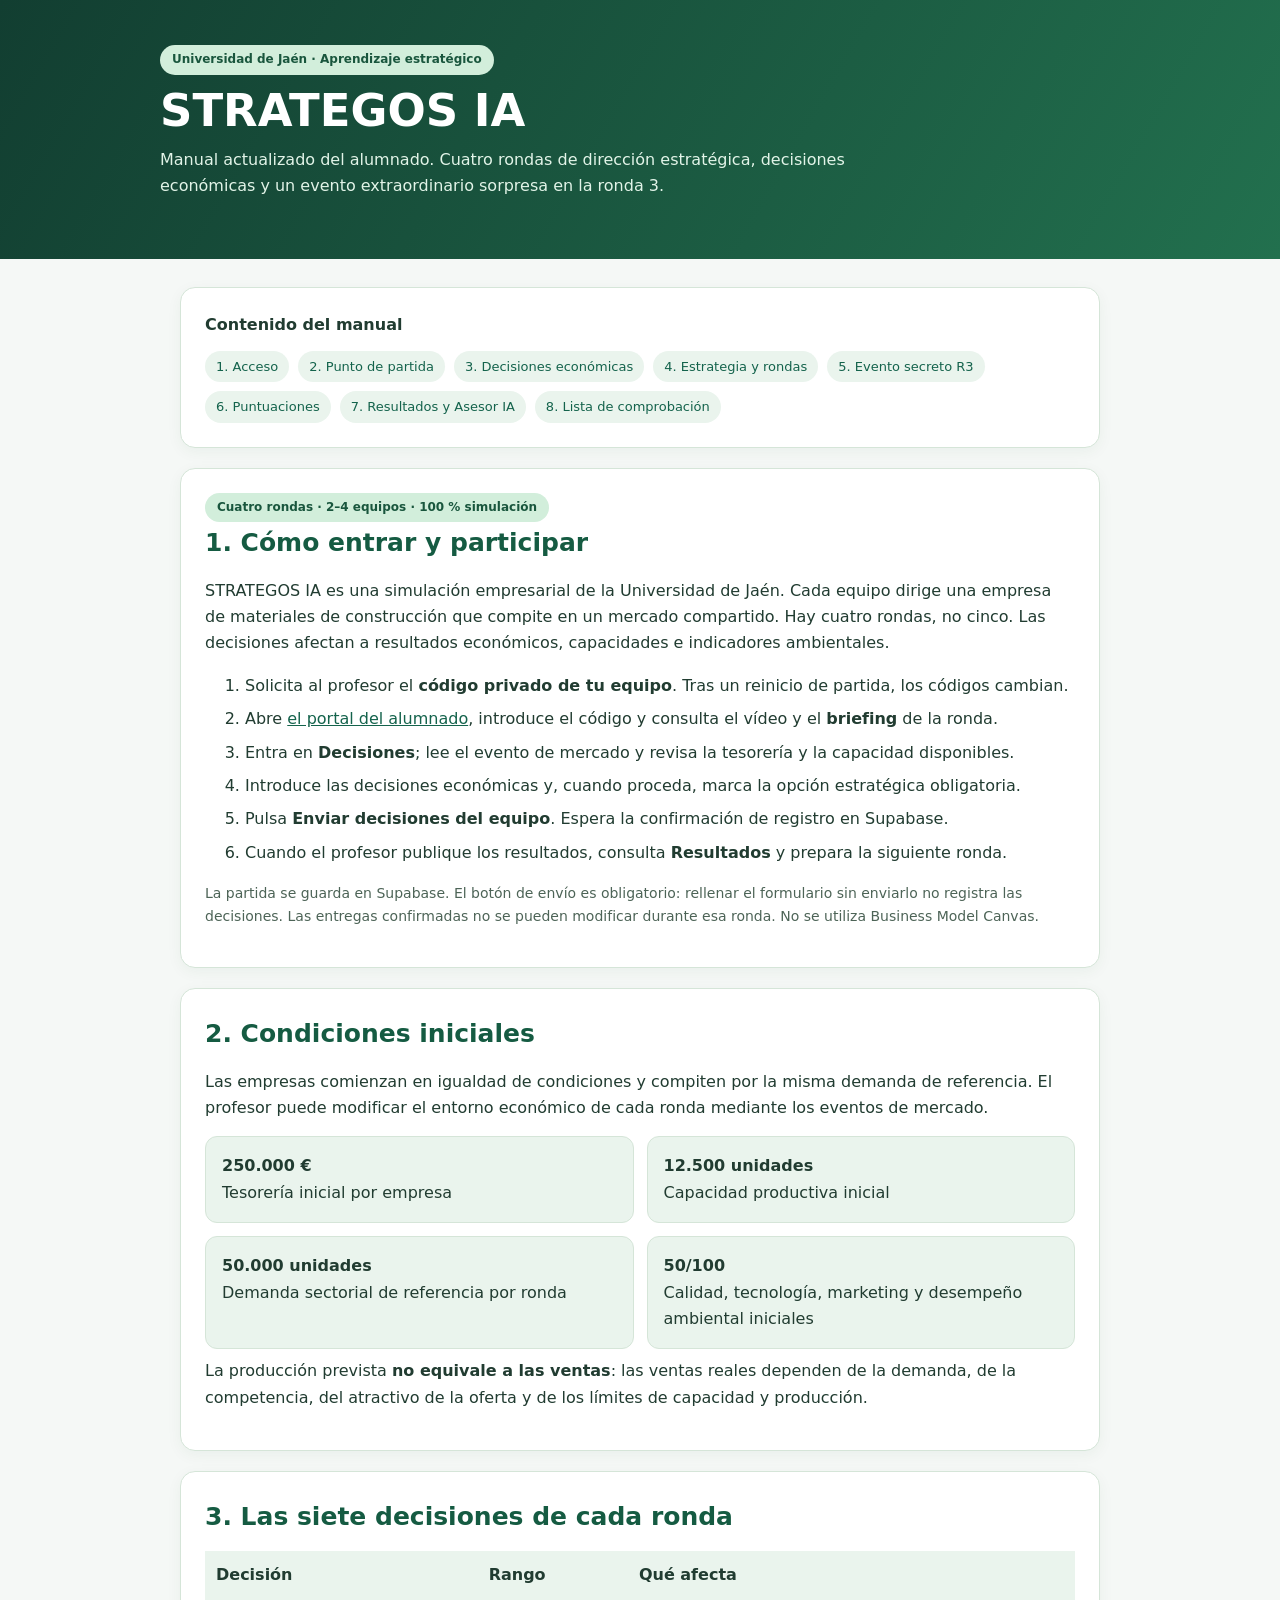
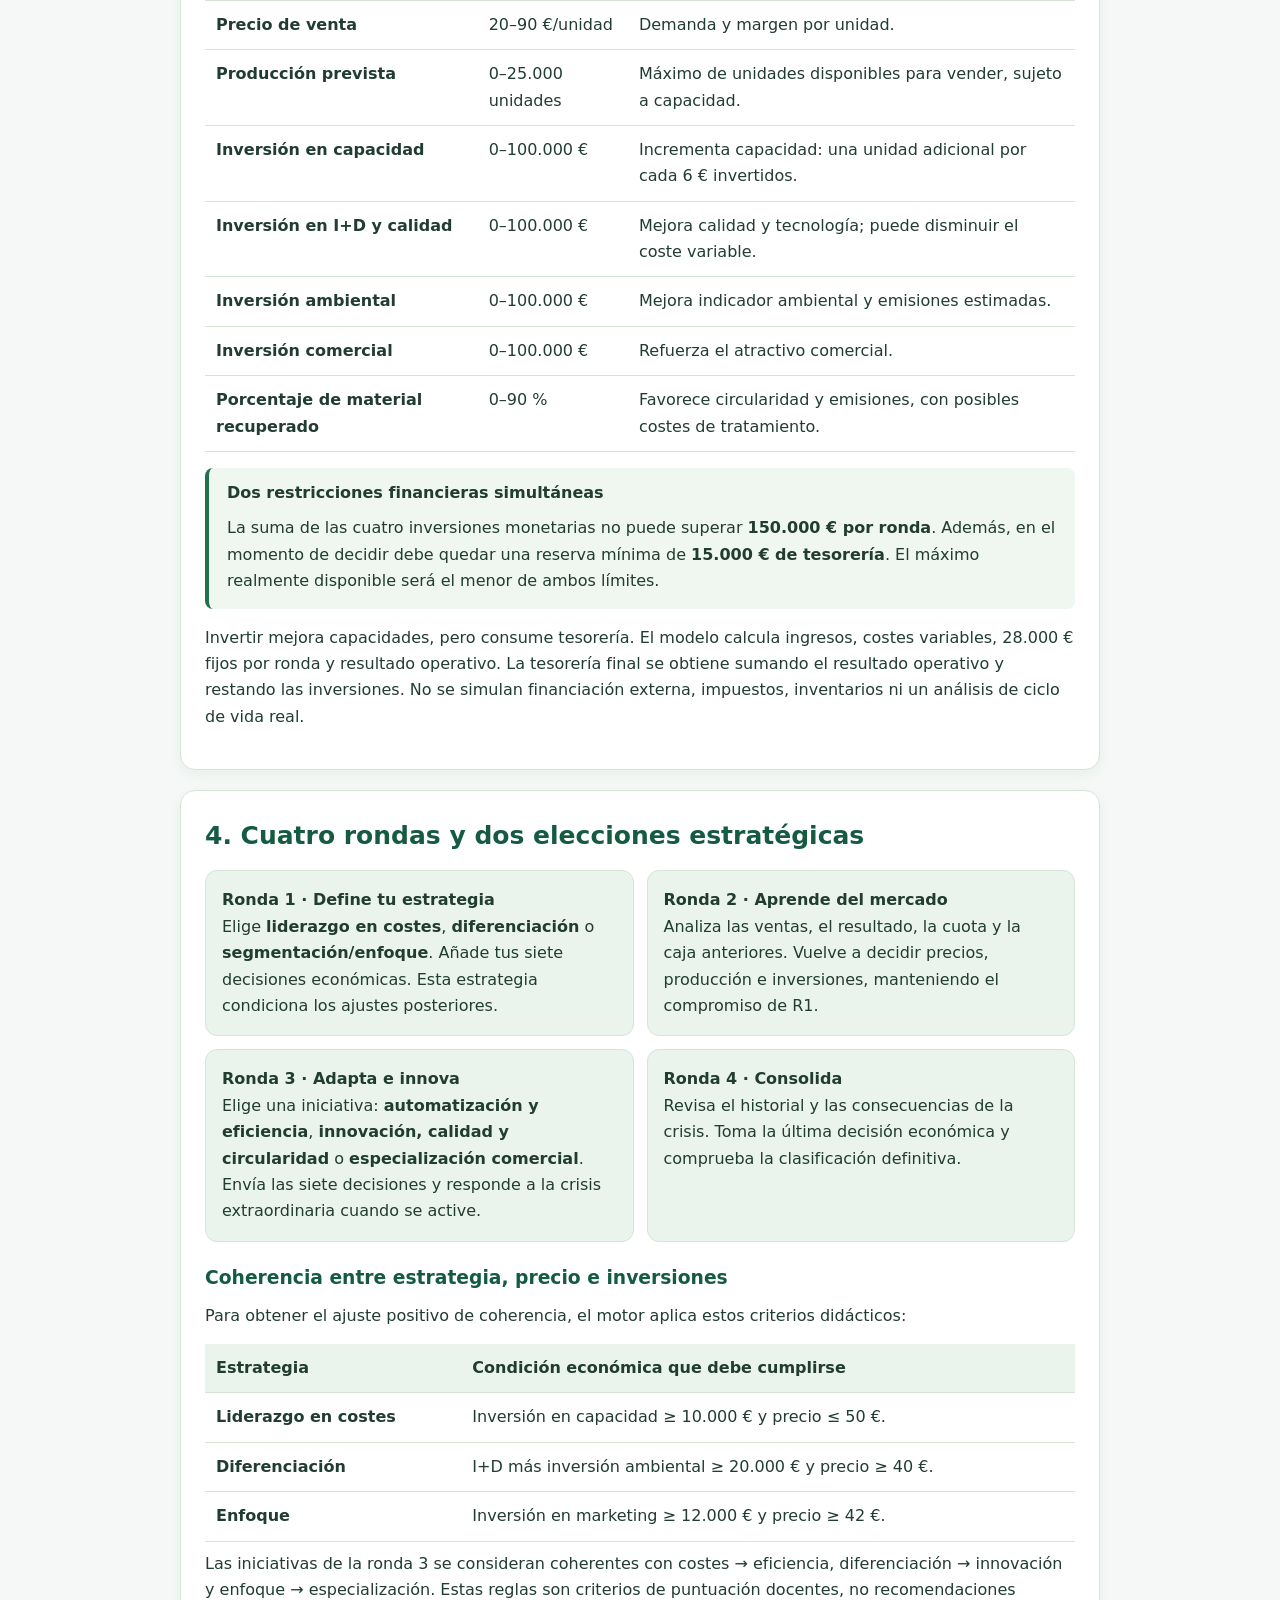
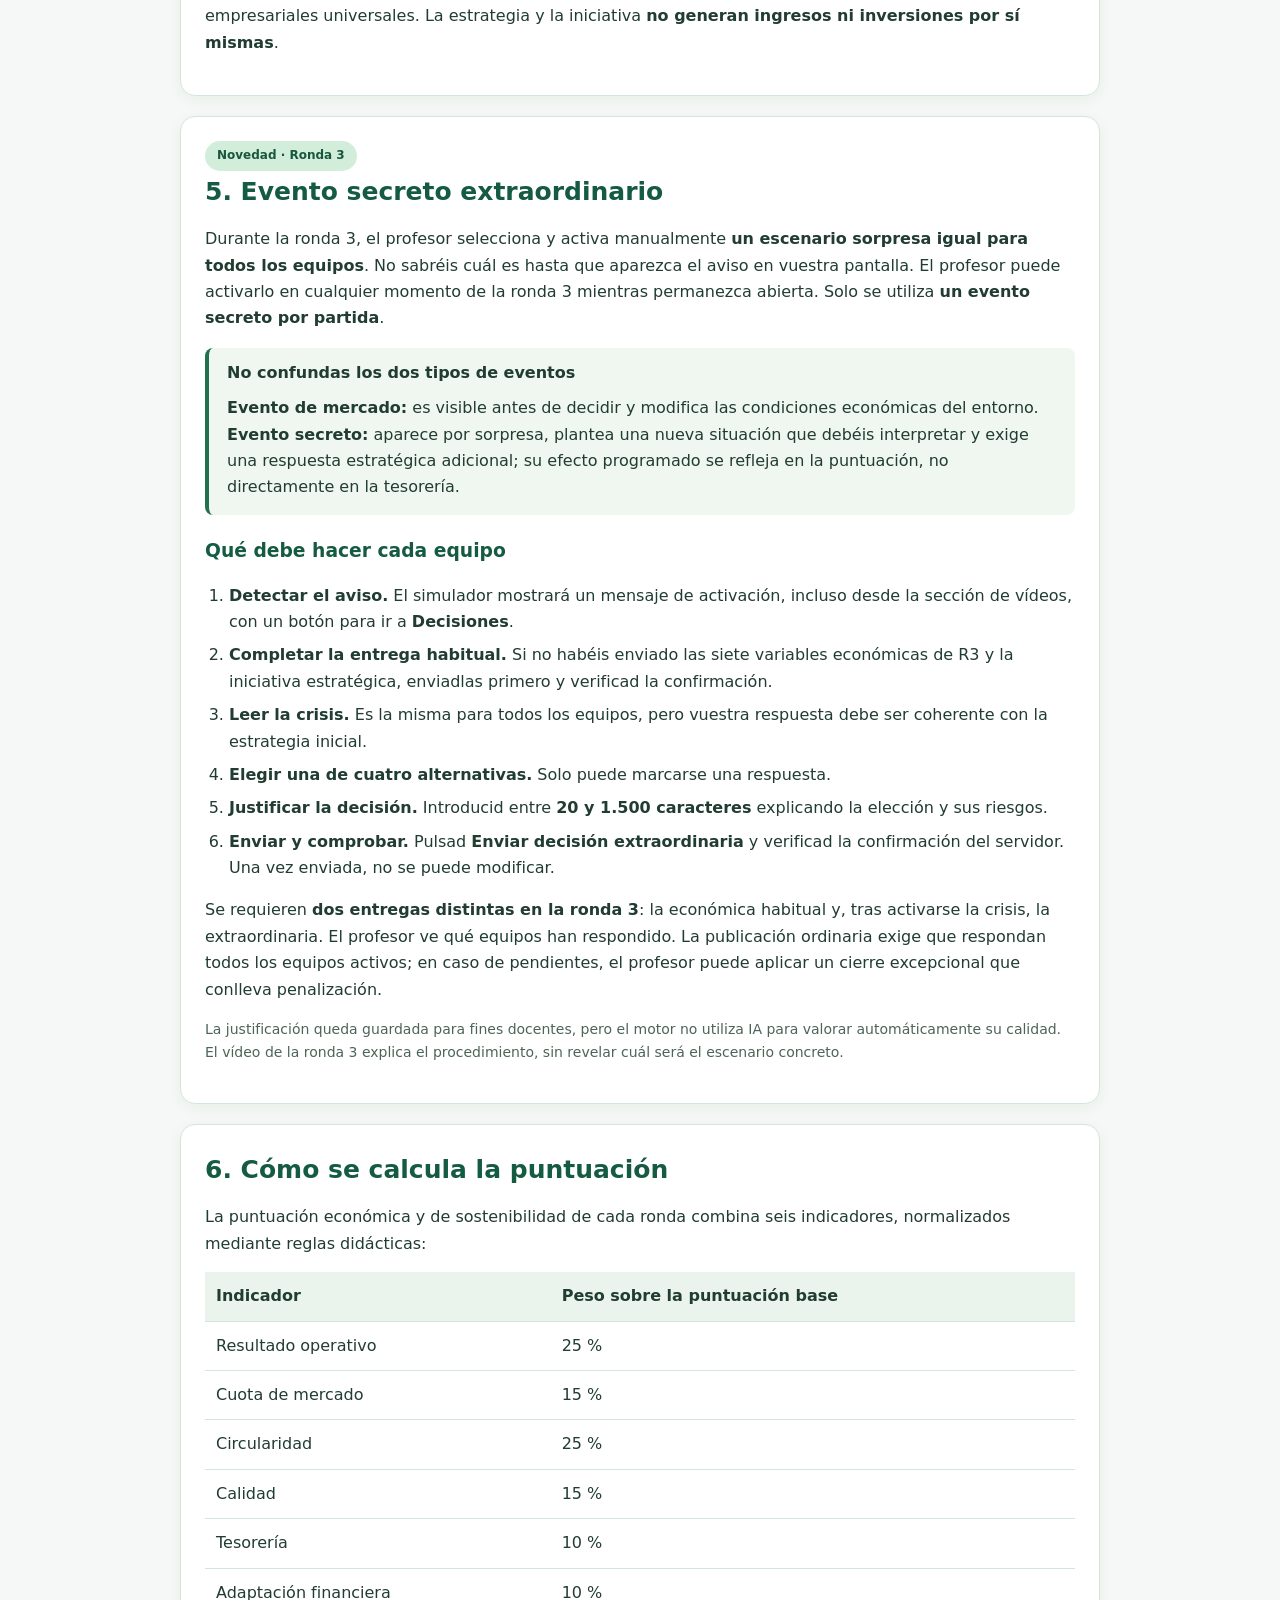
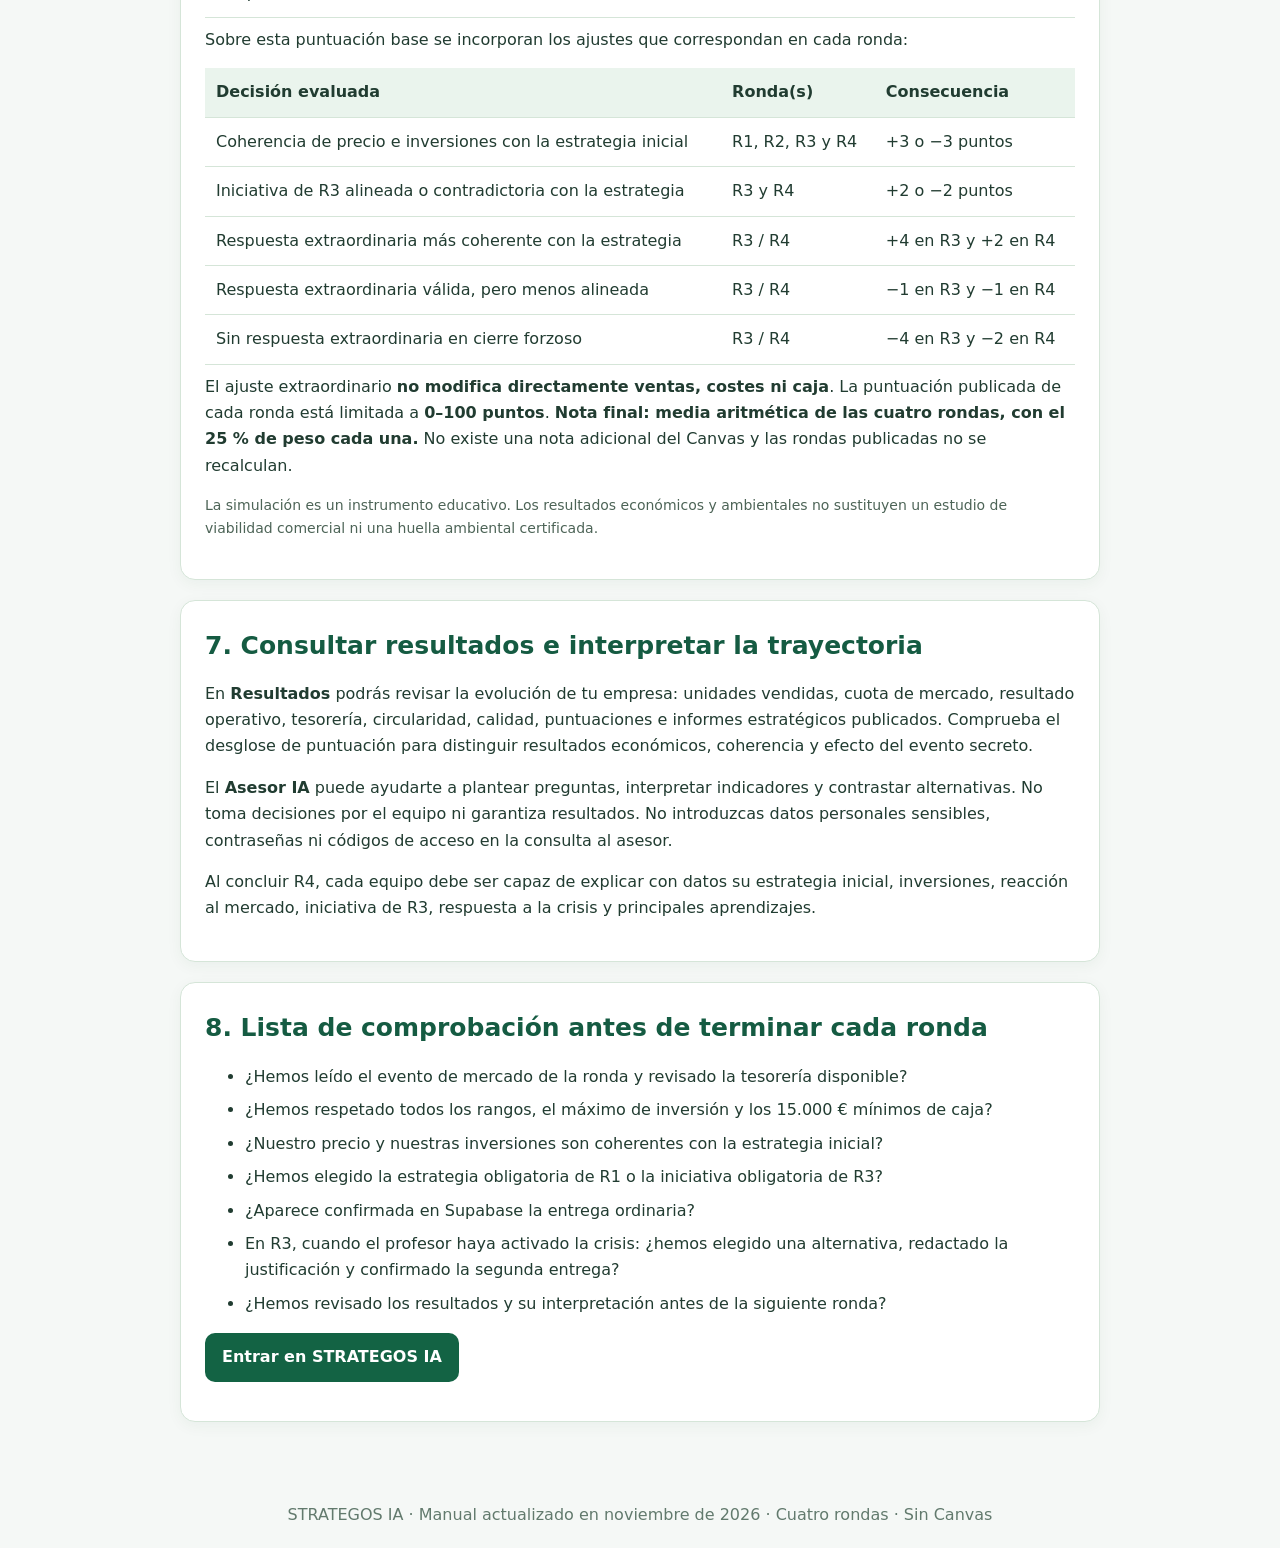
<file: guia-alumnado.html>
<!doctype html><html lang="es"><head><meta charset="utf-8"><meta name="viewport" content="width=device-width,initial-scale=1">
<title>Manual del alumnado · STRATEGOS IA</title><meta name="description" content="Manual de STRATEGOS IA: cuatro rondas, decisiones económicas, estrategia, evento secreto en ronda 3 y evaluación final.">
<style>:root{--ink:#213c31;--green:#155b42;--soft:#eaf4ed;--line:#d5e5d8}*{box-sizing:border-box}body{margin:0;background:#f5f8f6;color:var(--ink);font:16px/1.65 system-ui,-apple-system,Segoe UI,sans-serif}a{color:#14634c}header{background:linear-gradient(120deg,#123e31,#22704e);color:#fff;padding:45px max(20px,calc((100% - 960px)/2))}header h1{font-size:clamp(30px,5vw,45px);line-height:1.15;margin:10px 0}header p{max-width:760px;color:#e2f4e8}main{max-width:960px;margin:28px auto 60px;padding:0 20px}.card{background:#fff;border:1px solid var(--line);border-radius:15px;padding:24px;margin-bottom:20px;box-shadow:0 4px 15px #17452b0d}h2{color:var(--green);margin:0 0 14px;font-size:25px}h3{color:var(--green);margin:21px 0 8px}p{margin:9px 0 15px}li{margin:7px 0}.grid{display:grid;grid-template-columns:repeat(2,1fr);gap:13px}.box{border:1px solid var(--line);border-radius:12px;padding:16px;background:var(--soft)}.box strong{display:block}table{width:100%;border-collapse:collapse}th,td{padding:11px;text-align:left;border-bottom:1px solid var(--line);vertical-align:top}th{background:var(--soft)}.tag{display:inline-block;border-radius:30px;padding:5px 12px;background:#d2eedb;color:#19563d;font-size:12px;font-weight:800}.action{display:inline-block;background:#136344;color:#fff;padding:11px 17px;text-decoration:none;border-radius:10px;font-weight:750}.note{color:#4d6457;font-size:14px}footer{text-align:center;color:#627a6d;padding:20px}@media(max-width:650px){.grid{grid-template-columns:1fr}.card{padding:19px}table{font-size:14px}}@media print{body{background:#fff}header{background:#123e31!important;color:#fff}.toc,.action{display:none}.card{box-shadow:none;break-inside:avoid-page}.box{break-inside:avoid}}.toc-links{display:flex;flex-wrap:wrap;gap:9px;margin-top:12px}.toc-links a{background:#eaf4ed;padding:5px 11px;border-radius:30px;text-decoration:none;font-size:13px}.toc-links a:hover{text-decoration:underline}.notice{background:#eff7f0;border-left:4px solid #22704e;padding:12px 18px;border-radius:8px;margin:16px 0}.notice p{margin-bottom:2px}.tablewrap{overflow-x:auto}.steps{padding-left:24px}html{scroll-behavior:smooth}@media(max-width:650px){.toc-links a{font-size:12px}.tablewrap table{min-width:520px}}</style></head><body>
<header><span class="tag">Universidad de Jaén · Aprendizaje estratégico</span><h1>STRATEGOS IA</h1><p>Manual actualizado del alumnado. Cuatro rondas de dirección estratégica, decisiones económicas y un evento extraordinario sorpresa en la ronda 3.</p></header>
<main>
<nav class="card toc" aria-label="Índice del manual"><strong>Contenido del manual</strong><div class="toc-links">
<a href="#acceso">1. Acceso</a><a href="#inicio">2. Punto de partida</a><a href="#economia">3. Decisiones económicas</a><a href="#estrategia">4. Estrategia y rondas</a><a href="#crisis">5. Evento secreto R3</a><a href="#puntos">6. Puntuaciones</a><a href="#resultados">7. Resultados y Asesor IA</a><a href="#comprobacion">8. Lista de comprobación</a></div></nav>

<section class="card" id="acceso"><span class="tag">Cuatro rondas · 2–4 equipos · 100 % simulación</span><h2>1. Cómo entrar y participar</h2>
<p>STRATEGOS IA es una simulación empresarial de la Universidad de Jaén. Cada equipo dirige una empresa de materiales de construcción que compite en un mercado compartido. Hay cuatro rondas, no cinco. Las decisiones afectan a resultados económicos, capacidades e indicadores ambientales.</p>
<ol>
<li>Solicita al profesor el <strong>código privado de tu equipo</strong>. Tras un reinicio de partida, los códigos cambian.</li>
<li>Abre <a href="./">el portal del alumnado</a>, introduce el código y consulta el vídeo y el <strong>briefing</strong> de la ronda.</li>
<li>Entra en <strong>Decisiones</strong>; lee el evento de mercado y revisa la tesorería y la capacidad disponibles.</li>
<li>Introduce las decisiones económicas y, cuando proceda, marca la opción estratégica obligatoria.</li>
<li>Pulsa <strong>Enviar decisiones del equipo</strong>. Espera la confirmación de registro en Supabase.</li>
<li>Cuando el profesor publique los resultados, consulta <strong>Resultados</strong> y prepara la siguiente ronda.</li>
</ol>
<p class="note">La partida se guarda en Supabase. El botón de envío es obligatorio: rellenar el formulario sin enviarlo no registra las decisiones. Las entregas confirmadas no se pueden modificar durante esa ronda. No se utiliza Business Model Canvas.</p></section>

<section class="card" id="inicio"><h2>2. Condiciones iniciales</h2><p>Las empresas comienzan en igualdad de condiciones y compiten por la misma demanda de referencia. El profesor puede modificar el entorno económico de cada ronda mediante los eventos de mercado.</p>
<div class="grid"><div class="box"><strong>250.000 €</strong>Tesorería inicial por empresa</div><div class="box"><strong>12.500 unidades</strong>Capacidad productiva inicial</div><div class="box"><strong>50.000 unidades</strong>Demanda sectorial de referencia por ronda</div><div class="box"><strong>50/100</strong>Calidad, tecnología, marketing y desempeño ambiental iniciales</div></div>
<p>La producción prevista <strong>no equivale a las ventas</strong>: las ventas reales dependen de la demanda, de la competencia, del atractivo de la oferta y de los límites de capacidad y producción.</p></section>

<section class="card" id="economia"><h2>3. Las siete decisiones de cada ronda</h2>
<div class="tablewrap"><table><thead><tr><th>Decisión</th><th>Rango</th><th>Qué afecta</th></tr></thead><tbody>
<tr><td><strong>Precio de venta</strong></td><td>20–90 €/unidad</td><td>Demanda y margen por unidad.</td></tr>
<tr><td><strong>Producción prevista</strong></td><td>0–25.000 unidades</td><td>Máximo de unidades disponibles para vender, sujeto a capacidad.</td></tr>
<tr><td><strong>Inversión en capacidad</strong></td><td>0–100.000 €</td><td>Incrementa capacidad: una unidad adicional por cada 6 € invertidos.</td></tr>
<tr><td><strong>Inversión en I+D y calidad</strong></td><td>0–100.000 €</td><td>Mejora calidad y tecnología; puede disminuir el coste variable.</td></tr>
<tr><td><strong>Inversión ambiental</strong></td><td>0–100.000 €</td><td>Mejora indicador ambiental y emisiones estimadas.</td></tr>
<tr><td><strong>Inversión comercial</strong></td><td>0–100.000 €</td><td>Refuerza el atractivo comercial.</td></tr>
<tr><td><strong>Porcentaje de material recuperado</strong></td><td>0–90 %</td><td>Favorece circularidad y emisiones, con posibles costes de tratamiento.</td></tr>
</tbody></table></div>
<div class="notice"><strong>Dos restricciones financieras simultáneas</strong><p>La suma de las cuatro inversiones monetarias no puede superar <strong>150.000 € por ronda</strong>. Además, en el momento de decidir debe quedar una reserva mínima de <strong>15.000 € de tesorería</strong>. El máximo realmente disponible será el menor de ambos límites.</p></div>
<p>Invertir mejora capacidades, pero consume tesorería. El modelo calcula ingresos, costes variables, 28.000 € fijos por ronda y resultado operativo. La tesorería final se obtiene sumando el resultado operativo y restando las inversiones. No se simulan financiación externa, impuestos, inventarios ni un análisis de ciclo de vida real.</p></section>

<section class="card" id="estrategia"><h2>4. Cuatro rondas y dos elecciones estratégicas</h2>
<div class="grid">
<div class="box"><strong>Ronda 1 · Define tu estrategia</strong>Elige <b>liderazgo en costes</b>, <b>diferenciación</b> o <b>segmentación/enfoque</b>. Añade tus siete decisiones económicas. Esta estrategia condiciona los ajustes posteriores.</div>
<div class="box"><strong>Ronda 2 · Aprende del mercado</strong>Analiza las ventas, el resultado, la cuota y la caja anteriores. Vuelve a decidir precios, producción e inversiones, manteniendo el compromiso de R1.</div>
<div class="box"><strong>Ronda 3 · Adapta e innova</strong>Elige una iniciativa: <b>automatización y eficiencia</b>, <b>innovación, calidad y circularidad</b> o <b>especialización comercial</b>. Envía las siete decisiones y responde a la crisis extraordinaria cuando se active.</div>
<div class="box"><strong>Ronda 4 · Consolida</strong>Revisa el historial y las consecuencias de la crisis. Toma la última decisión económica y comprueba la clasificación definitiva.</div>
</div>
<h3>Coherencia entre estrategia, precio e inversiones</h3><p>Para obtener el ajuste positivo de coherencia, el motor aplica estos criterios didácticos:</p>
<div class="tablewrap"><table><thead><tr><th>Estrategia</th><th>Condición económica que debe cumplirse</th></tr></thead><tbody>
<tr><td><strong>Liderazgo en costes</strong></td><td>Inversión en capacidad ≥ 10.000 € y precio ≤ 50 €.</td></tr>
<tr><td><strong>Diferenciación</strong></td><td>I+D más inversión ambiental ≥ 20.000 € y precio ≥ 40 €.</td></tr>
<tr><td><strong>Enfoque</strong></td><td>Inversión en marketing ≥ 12.000 € y precio ≥ 42 €.</td></tr>
</tbody></table></div>
<p>Las iniciativas de la ronda 3 se consideran coherentes con costes → eficiencia, diferenciación → innovación y enfoque → especialización. Estas reglas son criterios de puntuación docentes, no recomendaciones empresariales universales. La estrategia y la iniciativa <strong>no generan ingresos ni inversiones por sí mismas</strong>.</p></section>

<section class="card" id="crisis"><span class="tag">Novedad · Ronda 3</span><h2>5. Evento secreto extraordinario</h2>
<p>Durante la ronda 3, el profesor selecciona y activa manualmente <strong>un escenario sorpresa igual para todos los equipos</strong>. No sabréis cuál es hasta que aparezca el aviso en vuestra pantalla. El profesor puede activarlo en cualquier momento de la ronda 3 mientras permanezca abierta. Solo se utiliza <strong>un evento secreto por partida</strong>.</p>
<div class="notice"><strong>No confundas los dos tipos de eventos</strong><p><b>Evento de mercado:</b> es visible antes de decidir y modifica las condiciones económicas del entorno. <b>Evento secreto:</b> aparece por sorpresa, plantea una nueva situación que debéis interpretar y exige una respuesta estratégica adicional; su efecto programado se refleja en la puntuación, no directamente en la tesorería.</p></div>
<h3>Qué debe hacer cada equipo</h3>
<ol class="steps">
<li><strong>Detectar el aviso.</strong> El simulador mostrará un mensaje de activación, incluso desde la sección de vídeos, con un botón para ir a <strong>Decisiones</strong>.</li>
<li><strong>Completar la entrega habitual.</strong> Si no habéis enviado las siete variables económicas de R3 y la iniciativa estratégica, enviadlas primero y verificad la confirmación.</li>
<li><strong>Leer la crisis.</strong> Es la misma para todos los equipos, pero vuestra respuesta debe ser coherente con la estrategia inicial.</li>
<li><strong>Elegir una de cuatro alternativas.</strong> Solo puede marcarse una respuesta.</li>
<li><strong>Justificar la decisión.</strong> Introducid entre <strong>20 y 1.500 caracteres</strong> explicando la elección y sus riesgos.</li>
<li><strong>Enviar y comprobar.</strong> Pulsad <strong>Enviar decisión extraordinaria</strong> y verificad la confirmación del servidor. Una vez enviada, no se puede modificar.</li>
</ol>
<p>Se requieren <strong>dos entregas distintas en la ronda 3</strong>: la económica habitual y, tras activarse la crisis, la extraordinaria. El profesor ve qué equipos han respondido. La publicación ordinaria exige que respondan todos los equipos activos; en caso de pendientes, el profesor puede aplicar un cierre excepcional que conlleva penalización.</p>
<p class="note">La justificación queda guardada para fines docentes, pero el motor no utiliza IA para valorar automáticamente su calidad. El vídeo de la ronda 3 explica el procedimiento, sin revelar cuál será el escenario concreto.</p></section>

<section class="card" id="puntos"><h2>6. Cómo se calcula la puntuación</h2><p>La puntuación económica y de sostenibilidad de cada ronda combina seis indicadores, normalizados mediante reglas didácticas:</p>
<div class="tablewrap"><table><thead><tr><th>Indicador</th><th>Peso sobre la puntuación base</th></tr></thead><tbody>
<tr><td>Resultado operativo</td><td>25 %</td></tr><tr><td>Cuota de mercado</td><td>15 %</td></tr><tr><td>Circularidad</td><td>25 %</td></tr><tr><td>Calidad</td><td>15 %</td></tr><tr><td>Tesorería</td><td>10 %</td></tr><tr><td>Adaptación financiera</td><td>10 %</td></tr>
</tbody></table></div>
<p>Sobre esta puntuación base se incorporan los ajustes que correspondan en cada ronda:</p>
<div class="tablewrap"><table><thead><tr><th>Decisión evaluada</th><th>Ronda(s)</th><th>Consecuencia</th></tr></thead><tbody>
<tr><td>Coherencia de precio e inversiones con la estrategia inicial</td><td>R1, R2, R3 y R4</td><td>+3 o −3 puntos</td></tr>
<tr><td>Iniciativa de R3 alineada o contradictoria con la estrategia</td><td>R3 y R4</td><td>+2 o −2 puntos</td></tr>
<tr><td>Respuesta extraordinaria más coherente con la estrategia</td><td>R3 / R4</td><td>+4 en R3 y +2 en R4</td></tr>
<tr><td>Respuesta extraordinaria válida, pero menos alineada</td><td>R3 / R4</td><td>−1 en R3 y −1 en R4</td></tr>
<tr><td>Sin respuesta extraordinaria en cierre forzoso</td><td>R3 / R4</td><td>−4 en R3 y −2 en R4</td></tr>
</tbody></table></div>
<p>El ajuste extraordinario <strong>no modifica directamente ventas, costes ni caja</strong>. La puntuación publicada de cada ronda está limitada a <strong>0–100 puntos</strong>. <strong>Nota final: media aritmética de las cuatro rondas, con el 25 % de peso cada una.</strong> No existe una nota adicional del Canvas y las rondas publicadas no se recalculan.</p>
<p class="note">La simulación es un instrumento educativo. Los resultados económicos y ambientales no sustituyen un estudio de viabilidad comercial ni una huella ambiental certificada.</p></section>

<section class="card" id="resultados"><h2>7. Consultar resultados e interpretar la trayectoria</h2>
<p>En <strong>Resultados</strong> podrás revisar la evolución de tu empresa: unidades vendidas, cuota de mercado, resultado operativo, tesorería, circularidad, calidad, puntuaciones e informes estratégicos publicados. Comprueba el desglose de puntuación para distinguir resultados económicos, coherencia y efecto del evento secreto.</p>
<p>El <strong>Asesor IA</strong> puede ayudarte a plantear preguntas, interpretar indicadores y contrastar alternativas. No toma decisiones por el equipo ni garantiza resultados. No introduzcas datos personales sensibles, contraseñas ni códigos de acceso en la consulta al asesor.</p>
<p>Al concluir R4, cada equipo debe ser capaz de explicar con datos su estrategia inicial, inversiones, reacción al mercado, iniciativa de R3, respuesta a la crisis y principales aprendizajes.</p></section>

<section class="card" id="comprobacion"><h2>8. Lista de comprobación antes de terminar cada ronda</h2>
<ul>
<li>¿Hemos leído el evento de mercado de la ronda y revisado la tesorería disponible?</li>
<li>¿Hemos respetado todos los rangos, el máximo de inversión y los 15.000 € mínimos de caja?</li>
<li>¿Nuestro precio y nuestras inversiones son coherentes con la estrategia inicial?</li>
<li>¿Hemos elegido la estrategia obligatoria de R1 o la iniciativa obligatoria de R3?</li>
<li>¿Aparece confirmada en Supabase la entrega ordinaria?</li>
<li>En R3, cuando el profesor haya activado la crisis: ¿hemos elegido una alternativa, redactado la justificación y confirmado la segunda entrega?</li>
<li>¿Hemos revisado los resultados y su interpretación antes de la siguiente ronda?</li>
</ul><p><a class="action" href="./">Entrar en STRATEGOS IA</a></p></section>
</main><footer>STRATEGOS IA · Manual actualizado en noviembre de 2026 · Cuatro rondas · Sin Canvas</footer></body></html>
</file>
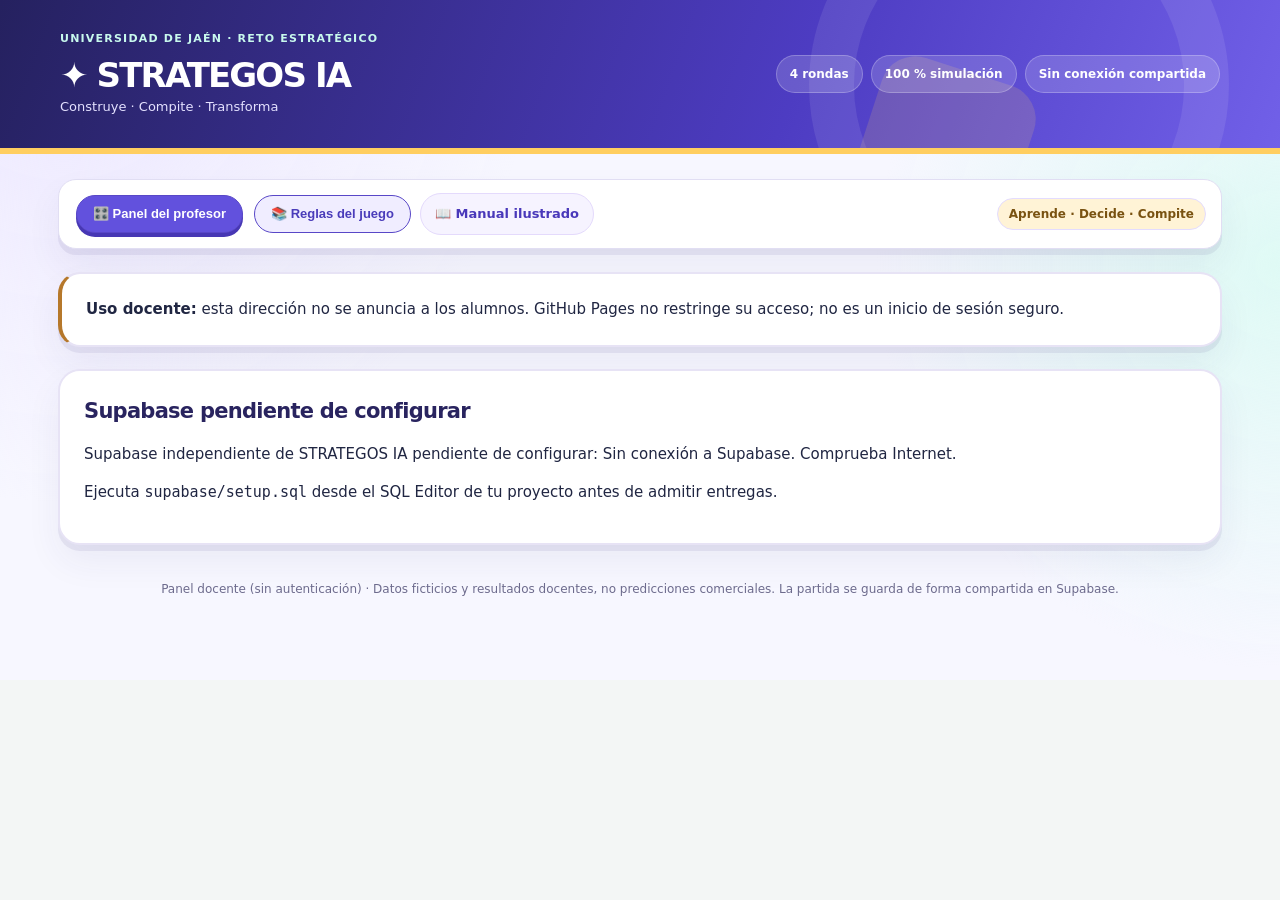
<file: profesor.html>
<!DOCTYPE html><html lang="es"><head><meta charset="UTF-8"><meta name="viewport" content="width=device-width,initial-scale=1"><title>Panel del Profesor | STRATEGOS IA</title><style>
:root{font-family:Inter,system-ui,-apple-system,Segoe UI,sans-serif;background:#f3f6f5;color:#173329}*{box-sizing:border-box}body{margin:0}header{background:#123e30;color:white;padding:21px max(22px,calc((100vw - 1160px)/2));display:flex;justify-content:space-between;align-items:center;gap:12px;flex-wrap:wrap}header h1{margin:0;font-size:22px}header small{color:#c5ddd2}.wrap{max-width:1160px;margin:auto;padding:24px 18px 70px}.card{background:white;border:1px solid #dbe5df;border-radius:14px;padding:20px;margin-bottom:16px;box-shadow:0 2px 9px #16342608}h2{font-size:21px;margin:0 0 14px}h3{font-size:16px;margin:0 0 12px}p{line-height:1.5}.muted,small{color:#617369}.grid{display:grid;grid-template-columns:repeat(auto-fit,minmax(225px,1fr));gap:14px}.kpi{background:#eef5f0;padding:15px;border-radius:9px}.kpi b{display:block;font-size:25px;margin-top:5px}label{display:block;font-weight:600;font-size:13px;margin:13px 0 6px}input,select{width:100%;padding:11px;border:1px solid #b8c9c0;border-radius:8px;background:white;font-size:14px}button{border:0;border-radius:8px;background:#176c4d;color:white;padding:11px 16px;font-weight:650;cursor:pointer;margin:4px 6px 4px 0}button:hover{background:#0d553c}button.secondary{background:#e5eee8;color:#1d503c}button.danger{background:#a43131}button:disabled{opacity:.45;cursor:not-allowed}.pill{font-size:12px;border-radius:50px;padding:5px 10px;background:#e4f0e9;color:#155638;font-weight:700}.tabs{margin-bottom:16px}.tabs button.active{background:#174d3a}.tabs button{background:#dae6df;color:#25523f}table{width:100%;border-collapse:collapse;font-size:14px}th,td{padding:11px 8px;border-bottom:1px solid #e2e9e4;text-align:left}th{color:#456151}td.num,th.num{text-align:right;font-variant-numeric:tabular-nums}.alert{border-left:4px solid #d29c26;background:#fff8e5;padding:13px;border-radius:6px}.success{border-left:4px solid #23875e;background:#e7f6ed;padding:12px;border-radius:6px}.bad{color:#ae2c2c}.good{color:#13774b}.hidden{display:none}.two{display:grid;grid-template-columns:1fr 1fr;gap:14px}@media(max-width:650px){.two{grid-template-columns:1fr}.wrap{padding:14px 10px}header{padding:16px}table{font-size:12px}th,td{padding:8px 4px}}.footer{color:#6a7d72;text-align:center;font-size:12px;margin-top:35px}.tag{font-size:12px;color:#587468;margin:0 0 10px}.bar{height:8px;background:#dfeae4;border-radius:12px;overflow:hidden}.bar>div{height:100%;background:#229466}.flex{display:flex;justify-content:space-between;align-items:center;gap:12px;flex-wrap:wrap}

/* v4: experiencia guiada */
:root{--ink:#14382e;--forest:#123e30;--teal:#16815c;--cream:#f9f7ee}body{background:linear-gradient(180deg,#e8f2ed 0%,#f5f7f4 320px)}header{background:linear-gradient(115deg,#0b2b24,#175841);padding-top:27px;padding-bottom:27px}header h1{font-size:clamp(21px,3vw,28px);letter-spacing:-.6px}button{transition:transform .15s,background .15s,box-shadow .15s}button:hover:not(:disabled){transform:translateY(-1px);box-shadow:0 3px 12px #0b38232a}button:focus-visible,input:focus-visible,select:focus-visible,summary:focus-visible{outline:3px solid #a4d3b7;outline-offset:2px}.card{box-shadow:0 8px 25px #143e2910;border-color:#d8e5dd}h2{letter-spacing:-.35px}.hero{border:0;border-radius:20px;padding:28px 30px;margin-bottom:20px;color:white;background:radial-gradient(circle at 85% 15%,#318b69 0,#1b664b 24%,transparent 54%),linear-gradient(110deg,#0c3429,#174e3a);position:relative;overflow:hidden}.hero h2{font-size:clamp(26px,4vw,38px);max-width:730px;margin:7px 0 10px;line-height:1.12}.hero p{color:#e3f3e9;max-width:720px;margin:0 0 16px}.eyebrow{letter-spacing:2px;text-transform:uppercase;font-size:11px;font-weight:750;color:#a7dec0}.hero-stats{display:flex;gap:9px;flex-wrap:wrap}.hero-stats span{background:#ffffff22;color:white;border:1px solid #ffffff29;border-radius:30px;padding:7px 11px;font-size:12px}.step-cards{display:grid;grid-template-columns:repeat(auto-fit,minmax(190px,1fr));gap:12px;margin:14px 0}.step-card{padding:15px;border:1px solid #d6e5dc;border-radius:12px;background:#f7faf8}.step-card strong{display:block;font-size:14px;margin:7px 0}.step-num{display:inline-grid;place-items:center;width:27px;height:27px;background:#dcefe3;color:#126343;border-radius:50%;font-weight:800}.lesson{background:linear-gradient(145deg,#f2f8f4,#fbfcf9);border:1px solid #cddfd4;border-radius:14px;padding:18px;margin:15px 0}.lesson h3{font-size:18px;margin:5px 0 9px}.lesson ul{padding-left:21px;line-height:1.6}.lesson p{margin:7px 0}.lesson .tag{color:#277152;font-weight:750;letter-spacing:1px;text-transform:uppercase}.roundbar{display:flex;gap:7px;margin:11px 0 18px}.roundbar span{flex:1;text-align:center;border-radius:8px;padding:9px 3px;font-size:11px;font-weight:750;background:#e6eee9;color:#537264}.roundbar span.done{background:#cce6d5;color:#1c6547}.roundbar span.current{background:#155f43;color:#fff}.tips{display:grid;grid-template-columns:repeat(auto-fit,minmax(210px,1fr));gap:11px;margin-top:12px}.tip{background:white;border:1px solid #dce9df;border-radius:10px;padding:12px;font-size:13px}.tip b{display:block;margin-bottom:5px}.actionlist{background:#f5f9f5;border-radius:11px;padding:14px 17px;line-height:1.7}.actionlist ol{margin:6px 0;padding-left:20px}.details{border:1px solid #dbe7dd;border-radius:12px;padding:13px;margin:13px 0}.details summary{cursor:pointer;font-weight:750;color:#225c42}.video-card{background:#f0f6f1;border-left:4px solid #21895c;border-radius:8px;padding:12px 15px;margin-top:12px}.video-card a{color:#176847}.disclaimer{font-size:12px;color:#66766c}.fieldhelp{display:block;font-size:12px;color:#60766a;line-height:1.35;margin-top:4px}.quiz-note{border-left:4px solid #36a477;padding:12px 15px;background:#eff8f1;margin:11px 0}.topnav{display:flex;justify-content:space-between;gap:12px;align-items:center;flex-wrap:wrap;margin:8px 0 18px}.topnav .tabs{margin:0}.footer{line-height:1.5}@media(max-width:650px){.hero{padding:22px 17px}.step-card{padding:12px}.roundbar span{font-size:10px}}

/* v5: laboratorio de modelos de negocio */
textarea{width:100%;min-height:110px;resize:vertical;border:1px solid #bdcfc4;border-radius:10px;padding:12px;font:inherit;line-height:1.45;background:#fff}textarea:focus-visible{outline:3px solid #a4d3b7}.student-menu{display:flex;gap:9px;flex-wrap:wrap;margin:16px 0}.student-menu button{background:#e6f0e9;color:#1b593e}.student-menu button.active{background:#146047;color:#fff}.canvas-grid{display:grid;grid-template-columns:repeat(3,minmax(0,1fr));gap:12px}.canvas-block{background:#fff;border:1px solid #d3e4d8;border-radius:13px;padding:16px;display:flex;flex-direction:column;gap:7px}.canvas-block.highlight{background:#f0f9f3;border-color:#85bc99}.canvas-block h3{margin:0;font-size:15px}.canvas-block p{margin:0;color:#557265;font-size:12px}.canvas-block textarea{flex:1;min-height:132px;font-size:13px}.canvas-block small{font-size:11px}.canvas-chip{display:inline-block;background:#e2eee6;border-radius:50px;padding:4px 8px;font-weight:800;font-size:11px;color:#266b48}.progressline{height:12px;border-radius:30px;background:#e1ebe5;overflow:hidden}.progressline>div{background:#1c9367;height:100%;transition:width .2s}.callout{padding:17px 19px;border:1px solid #abd3b7;border-radius:14px;background:#eff9f1}.callout strong{display:block;margin-bottom:6px}.canvas-notes{margin:0;color:#567466;font-size:13px;line-height:1.5}.idea-banner{background:linear-gradient(110deg,#164534,#26785a);color:white;border-radius:15px;padding:19px;margin-bottom:14px}.idea-banner h2{margin:5px 0;font-size:24px}.idea-banner p{color:#e1f1e7}.idea-form input{font-size:15px}.brief-grid{display:grid;grid-template-columns:repeat(2,1fr);gap:10px}.brief-item{border:1px solid #dbe6dc;padding:13px;border-radius:11px;white-space:pre-wrap;overflow-wrap:anywhere}.brief-item strong{display:block;margin-bottom:7px;color:#19553a}.stepper{display:flex;gap:6px;margin:15px 0}.stepper span{height:6px;flex:1;border-radius:8px;background:#d8e6dc}.stepper span.filled{background:#16875b}.aside-inline{background:#fcf9ef;border:1px solid #eadca8;border-radius:11px;padding:13px;font-size:13px}.idea-presets{display:flex;gap:7px;flex-wrap:wrap}.idea-presets button{background:#f0f3ed;color:#276044;font-size:12px;padding:8px 10px}.idea-presets button:hover{background:#d9e9dc}@media(max-width:850px){.canvas-grid{grid-template-columns:repeat(2,minmax(0,1fr))}}@media(max-width:600px){.canvas-grid,.brief-grid{grid-template-columns:1fr}.canvas-block textarea{min-height:105px}}
@media print{header,.topnav,.student-menu,.footer,button,.hero{display:none!important}.wrap{max-width:none;padding:0}.card{box-shadow:none;border:0}.brief-grid{grid-template-columns:1fr 1fr}.brief-item{break-inside:avoid}}

.video-stage{border-radius:20px;background:linear-gradient(125deg,#0d352d,#1e6549);padding:26px;color:#fff;margin:12px 0 18px}.video-stage h2{font-size:clamp(24px,3vw,34px);margin:7px 0}.video-stage p{color:#e4f3e9}.video-window{background:#061d18;border-radius:16px;overflow:hidden;aspect-ratio:16/9;margin:18px 0;display:grid;place-items:center;position:relative}.video-window iframe,.video-window video{width:100%;height:100%;border:0;display:block}.video-empty{text-align:center;padding:25px;color:#f1f8f4;max-width:510px}.video-empty .play-icon{font-size:44px;display:block;margin-bottom:8px}.video-actions{display:flex;gap:10px;flex-wrap:wrap;align-items:center}.video-actions button{background:#e4f7e9;color:#115138}.video-actions button.secondary{background:#ffffff20;color:#fff;border:1px solid #ffffff55}.video-link{color:#aaf0d1;overflow-wrap:anywhere}.video-agenda{display:grid;grid-template-columns:repeat(auto-fit,minmax(190px,1fr));gap:10px}.video-agenda article{padding:13px;border:1px solid #d4e5d9;border-radius:11px;background:#f5faf6}.video-agenda strong{display:block;margin-bottom:6px}.video-admin{background:#f5faf6;border-radius:12px;padding:16px;margin-top:15px}.video-row{display:grid;grid-template-columns:minmax(140px,240px) 1fr;gap:12px;align-items:center;padding:10px 0;border-bottom:1px solid #dce7dd}.video-row label{margin:0}.video-row input{margin:0}.video-help{color:#527465;font-size:12px;margin-top:9px}.video-success{background:#d8f2e3;color:#125637;padding:9px;border-radius:9px}.video-stage .tag{color:#b9e6ce}@media(max-width:680px){.video-stage{padding:17px}.video-row{grid-template-columns:1fr}}
.strategos-advisor .strategos-findings{padding-left:22px;line-height:1.7}
.strategos-advisor .strategos-findings li{margin-bottom:9px}
.strategos-chat{background:#f5f3ff;border:1px solid #ddd5ff;padding:18px;border-radius:15px;margin-top:20px}
.strategos-chat textarea{width:100%;border:1px solid #aca4d6;border-radius:10px;padding:12px;font:inherit;resize:vertical;min-height:98px}
.strategos-answer{white-space:pre-wrap;line-height:1.65;color:#28244b;margin-top:12px}
.strategos-answer:not(:empty){background:#fff;padding:14px;border-left:4px solid #6251dd;border-radius:8px}
.strategos-report-shell{border:2px solid #ddd5ff;background:#fefeff}
.strategos-report-shell .strategos-round-select,#strategos-teacher-team{max-width:300px}
.strategos-report-dimensions{display:grid;grid-template-columns:repeat(2,minmax(0,1fr));gap:12px;margin:15px 0}
.strategos-report-dimensions article{background:#f5f4fc;border:1px solid #ddd8f2;border-radius:12px;padding:16px}
.strategos-report-dimensions h3{margin:0}
.strategos-report-dimensions p{margin:9px 0;font-size:14px}
.strategos-report-status{font-size:12px;border-radius:40px;padding:3px 9px;font-weight:700;background:#e8e9f8;color:#453e72}
.strategos-report-status.status-fortaleza{background:#d8f4e5;color:#15683d}
.strategos-report-status.status-riesgo{background:#ffe0da;color:#a13629}
.strategos-report-ai-output{white-space:pre-wrap;line-height:1.7}
.strategos-report-ai-output:not(:empty){background:#f5f4fc;border-left:4px solid #6251dd;border-radius:8px;padding:15px;margin:10px 0}
@media(max-width:700px){.strategos-report-dimensions{grid-template-columns:1fr}}
@media print{
 body:has(.strategos-print-target) *{visibility:hidden!important}
 body:has(.strategos-print-target) .strategos-print-target,
 body:has(.strategos-print-target) .strategos-print-target *{visibility:visible!important}
 body:has(.strategos-print-target) .strategos-print-target{position:absolute;top:0;left:0;width:100%;border:0;box-shadow:none}
 body:has(.strategos-print-target) .strategos-print-target .strategos-report-actions,
 body:has(.strategos-print-target) .strategos-print-target .strategos-report-ai-output,
 body:has(.strategos-print-target) .strategos-print-target .strategos-round-select{display:none!important}
 .strategos-report-dimensions article{break-inside:avoid}
}
</style><link rel="stylesheet" href="./game-theme.css?v=20261102-design1"></head><body><header><div><div style="font-size:11px;font-weight:800;letter-spacing:.11em;color:#c8f9ed;margin-bottom:9px">UNIVERSIDAD DE JAÉN · RETO ESTRATÉGICO</div><h1>✦ STRATEGOS IA</h1><small>Construye · Compite · Transforma</small></div><div style="display:flex;gap:8px;flex-wrap:wrap;align-items:center"><span class="pill">4 rondas</span><span class="pill">100 % simulación</span><span id="headstatus" class="pill">Conectando…</span></div></header><main class="wrap"><div class="topnav"><div class="tabs" id="tabs"><button data-role="prof" class="active">🎛️ Panel del profesor</button><button data-role="reglas">📚 Reglas del juego</button><a href="./guia-alumnado.html" target="_blank" rel="noopener noreferrer" class="manual-link">📖 Manual ilustrado</a></div><span class="pill">Aprende · Decide · Compite</span></div><div class="card" style="border-left:4px solid #b6782b"><b>Uso docente:</b> esta dirección no se anuncia a los alumnos. GitHub Pages no restringe su acceso; no es un inicio de sesión seguro.</div><section id="view"></section><p class="footer">Panel docente (sin autenticación) · Datos ficticios y resultados docentes, no predicciones comerciales. La partida se guarda de forma compartida en Supabase.</p></main><script src="./sync.js"></script><script src="./strategic-choices.js?v=20261106-1"></script><script src="./advisor.js?v=20261102-1"></script><script src="./reports.js?v=20261102-1"></script><script src="./score-audit.js?v=20261109-1"></script><script src="./secret-events.js?v=20261111-1"></script><script>
'use strict';const KEY='strategos_ia_v1';const names=['Strategos Alpha','Strategos Beta','Strategos Gamma','Strategos Delta'];const formats=new Intl.NumberFormat('es-ES',{maximumFractionDigits:0});const euro=n=>formats.format(Math.round(n))+' €';const fmt=n=>formats.format(n);const $=id=>document.getElementById(id);const esc=v=>String(v).replace(/[&<>"']/g,c=>({'&':'&amp;','<':'&lt;','>':'&gt;','"':'&quot;',"'":'&#39;'}[c]));const clamp=(x,a,b)=>Math.max(a,Math.min(b,x));
function defaults(){return {round:1,phase:'decisions',event:'normal',teams:names.map((name,i)=>({id:i+1,name,code:'UJA'+(i+1)+'26',cash:250000,capacity:12500,quality:50,eco:50,market:50,tech:50,last:null,history:[],decision:null,submitted:false})),log:[],results:[]}}let db=defaults(),version=0,remoteReady=false,remoteError='',teamCode='',teacherAuthenticated=false;
let localVideoUrls=[];try{localVideoUrls=JSON.parse(localStorage.getItem('strategos_ia_video_overrides')||'[]')}catch{localVideoUrls=[]}
async function remoteRefresh(silent=false){
 const previous={version,round:db.round,phase:db.phase,event:db.event,submitted:db.teams[selected-1]?.submitted,secretId:db.secretEvent?.active?db.secretEvent.id:null,secretAnswered:!!db.teams[selected-1]?.secretAnswer};
 const data=role==='prof'&&teacherAuthenticated?await CBCSync.rpc('cbc_teacher_state'):auth&&teamCode?await CBCSync.rpc('cbc_student_state',{p_code:teamCode}):null;
 if(!data)return;
 db=data.state;version=Number(data.version);
 const changed=previous.round!==db.round||previous.phase!==db.phase||
   previous.event!==db.event||previous.submitted!==db.teams[selected-1]?.submitted||previous.secretId!==(db.secretEvent?.active?db.secretEvent.id:null)||previous.secretAnswered!==!!db.teams[selected-1]?.secretAnswer;
 // El cambio de evento debe refrescar la pantalla del alumno. No redibujar
 // ante entregas ajenas mientras escribe su propio formulario.
 if(!silent||changed||(role==='prof'&&previous.version!==version&&true))render();
}
async function teacherSave(){try{let r=await CBCSync.rpc('cbc_teacher_save',{p_state:db,p_version:version});version=Number(r.version);return true;}catch(e){alert('Cambio NO guardado: '+e.message);await remoteRefresh();return false;}}
async function initRemote(){
 try{await CBCSync.rpc('cbc_ping');remoteReady=true;
 if(role==='prof'&&CBCSync.currentToken())try{teacherAuthenticated=true;await remoteRefresh();}catch{teacherAuthenticated=false;CBCSync.logout();}
 }catch(e){remoteError='Supabase independiente de STRATEGOS IA pendiente de configurar: '+e.message;}
 render();
 if(remoteReady)setInterval(async()=>{if((role==='prof'&&teacherAuthenticated)||(role==='alumno'&&auth&&teamCode))try{await remoteRefresh(true)}catch(e){console.warn('Sincronización',e.message)}},7000);
}
let role='prof',selected=1,auth=false,studentSection='video';function save(){/* Estado de partida exclusivo de Supabase */}function activeTeams(){return db.teams.filter(t=>t.active!==false)}function canSetTeams(){return db.phase==='decisions'&&db.results.length===0&&db.teams.every(t=>!t.submitted)}const videoNames=['Presentación general · Reglamento completo','Ronda 1 · Estrategia competitiva','Ronda 2 · Decisiones y mercado','Ronda 3 · Evento e iniciativa estratégica','Ronda 4 · Consolidación y resultados'];
const videoIntro={title:'Bienvenidos a STRATEGOS IA',story:'Cuatro rondas, siete decisiones económicas por ronda y dos elecciones estratégicas vinculantes. Aprende cómo decidir, enviar, interpretar resultados y competir sin Canvas.',objective:'Comprende las reglas, el propósito y las etapas de la competición.',tasks:['Comprende el mercado compartido y los recursos iniciales.','Aprende los siete campos económicos, los límites y las dos elecciones cerradas.','Interpreta los resultados, las puntuaciones y el envío seguro de decisiones.'],question:'¿Serás capaz de convertir una innovación circular en un negocio viable?'};
let publishedVideos=['','','','',''];function videoUrls(){return publishedVideos.map((published,i)=>{const local=Array.isArray(localVideoUrls)?localVideoUrls[i]:'';return published})}
async function loadPublishedVideos(){try{const r=await fetch('./videos.json?v=20261109-guiones-v2',{cache:'no-store'});if(!r.ok)return;const j=await r.json();if(Array.isArray(j.videos)&&j.videos.length===5){publishedVideos=j.videos.map(v=>typeof v==='string'&&safeVideoUrl(v)?v:'');render()}}catch{/* local file preview uses fallback */}}
function safeVideoUrl(raw){try{if(!raw||!raw.trim())return null;const u=new URL(raw.trim());if(!['https:','http:'].includes(u.protocol))return null;return u;}catch{return null}}
function videoSource(input){const u=safeVideoUrl(input);if(!u)return null;const host=u.hostname.toLowerCase().replace(/^www\./,'');if(host==='youtu.be'){const id=u.pathname.slice(1).split('/')[0];if(/^[A-Za-z0-9_-]{11}$/.test(id))return {kind:'iframe',src:'https://www.youtube-nocookie.com/embed/'+id+'?rel=0'}}if(['youtube.com','m.youtube.com','youtube-nocookie.com'].includes(host)){let id=u.searchParams.get('v');if(!id&&u.pathname.startsWith('/embed/'))id=u.pathname.split('/')[2];if(!id&&u.pathname.startsWith('/shorts/'))id=u.pathname.split('/')[2];if(/^[A-Za-z0-9_-]{11}$/.test(id||''))return {kind:'iframe',src:'https://www.youtube-nocookie.com/embed/'+id+'?rel=0'}}if(host==='vimeo.com'||host==='player.vimeo.com'){let id=(u.pathname.match(/\b\d{6,12}\b/)||[])[0];if(id)return {kind:'iframe',src:'https://player.vimeo.com/video/'+id}}if(/\.(mp4|webm|ogg)$/i.test(u.pathname))return {kind:'video',src:u.href};return {kind:'link',src:u.href}}
function videoPlayer(url){const s=videoSource(url);if(!s)return `<div class="video-empty"><span class="play-icon">▶</span><b>Vídeo de esta ronda aún no publicado</b><p>Mientras tanto puedes leer el briefing y continuar con la actividad. El profesor puede añadir la URL del vídeo desde su panel.</p></div>`;if(s.kind==='iframe')return `<iframe src="${esc(s.src)}" title="Vídeo introductorio" loading="lazy" allow="accelerometer; autoplay; encrypted-media; gyroscope; picture-in-picture; web-share" referrerpolicy="strict-origin-when-cross-origin" allowfullscreen></iframe>`;if(s.kind==='video')return `<video controls preload="metadata" playsinline src="${esc(s.src)}">El navegador no puede reproducir este archivo.</video>`;return `<div class="video-empty"><span class="play-icon">↗</span><b>Vídeo disponible mediante enlace externo</b><p>Ábrelo en una pestaña nueva y regresa para continuar.</p><a class="video-link" href="${esc(s.src)}" target="_blank" rel="noopener noreferrer">Abrir vídeo</a></div>`}
const revisedVideoScripts=['00-presentacion-general','01-ronda-1','02-ronda-2','03-ronda-3','04-ronda-4'];
function videoStage(){const n=db.round, ch=chapterData[n-1],url=videoUrls()[n];return `<section class="video-stage"><span class="tag">BRIEFING AUDIOVISUAL · RONDA ${n} DE 4</span><h2>${esc(ch.title)}</h2><p>${esc(ch.story)}</p><div class="video-window">${videoPlayer(url)}</div><p class="muted"><a href="./guiones-video/${revisedVideoScripts[n]}.md" target="_blank" rel="noopener noreferrer">Consultar el guion detallado vigente de la ronda</a></p><div class="video-actions"><button id="continueToRound">Ir a las decisiones de la ronda →</button><button id="showIntroVideo" class="secondary">Ver presentación general</button>${safeVideoUrl(url)?`<a href="${esc(url)}" class="video-link" target="_blank" rel="noopener noreferrer">Abrir vídeo fuera de la web ↗</a>`:''}</div></section><section class="card"><h2>Tu misión en esta ronda</h2><p>${esc(ch.objective)}</p><div class="video-agenda">${ch.tasks.map((task,i)=>`<article><strong>${i+1}. Tarea</strong>${esc(task)}</article>`).join('')}</div><div class="quiz-note"><b>Pregunta para debatir en equipo:</b> ${esc(ch.question)}</div><p class="disclaimer">Puedes continuar aunque aún no se haya publicado el vídeo. El vídeo es una introducción, no sustituye las reglas de decisión ni la reflexión estratégica.</p></section>`}
function introVideoStage(){const url=videoUrls()[0],ch=videoIntro;return `<section class="video-stage"><span class="tag">INICIO DEL RETO · PRESENTACIÓN GENERAL</span><h2>${esc(ch.title)}</h2><p>${esc(ch.story)}</p><div class="video-window">${videoPlayer(url)}</div><p class="muted"><a href="./guiones-video/00-presentacion-general.md" target="_blank" rel="noopener noreferrer">Consultar el guion completo de presentación</a></p><div class="video-actions"><button id="backToRound">Continuar a la ronda ${db.round} →</button>${safeVideoUrl(url)?`<a href="${esc(url)}" target="_blank" class="video-link" rel="noopener noreferrer">Abrir vídeo en nueva pestaña ↗</a>`:''}</div></section><section class="card"><h2>Así funciona el juego</h2><div class="video-agenda">${ch.tasks.map((task,i)=>`<article><strong>Etapa ${i+1}</strong>${esc(task)}</article>`).join('')}</div><div class="quiz-note"><b>El reto:</b> ${esc(ch.question)}</div></section>`}
function videoAdmin(){return `<div class="card"><h2>Vídeos de la simulación</h2><p>Introduce las direcciones públicas para previsualizarlas aquí. Los cinco guiones nuevos están en la carpeta <code>guiones-video/</code>. Los vídeos anteriores se han retirado de la portada porque no reflejan las reglas vigentes. Cuando se produzcan los nuevos vídeos, inserta sus cinco direcciones públicas en <code>videos.json</code> para hacerlos visibles al alumnado. Se admiten YouTube, Vimeo y MP4/WebM.</p><form id="videoConfigForm"><div class="video-admin">${videoNames.map((name,i)=>`<div class="video-row"><label for="video_url_${i}">${esc(name)}</label><input id="video_url_${i}" name="video_${i}" type="url" inputmode="url" placeholder="https://www.youtube.com/watch?v=..." value="${esc(videoUrls()[i])}"></div>`).join('')}</div><p class="video-help">Usa enlaces de vídeos públicos o no listados con inserción permitida. No sirven enlaces privados ni archivos guardados únicamente en tu ordenador.</p><button type="submit">Guardar enlaces de vídeos</button><button type="button" id="testRoundVideo" class="secondary">Previsualizar ronda actual</button><p id="videoSaveState" class="muted" aria-live="polite"></p></form></div>`}
function displayNum(v,dec=1){return v===null||v===undefined||v===''||!Number.isFinite(Number(v))?'Sin dato':Number(v).toFixed(dec)}
function displayMoney(v){return v===null||v===undefined||v===''||!Number.isFinite(Number(v))?'Sin dato':euro(Number(v))}
function moneyCell(n){return `<td class="num">${displayMoney(n)}</td>`}function message(s,cls='success'){return `<div class="${cls}">${s}</div>`}
const fields=[['price','Precio de venta (€/unidad)',20,90,45],['production','Producción prevista (unidades)',0,25000,11500],['capacityInv','Inversión en capacidad (€)',0,100000,10000],['rdInv','Inversión en I+D y calidad (€)',0,100000,15000],['ecoInv','Inversión ambiental (€)',0,100000,15000],['marketingInv','Inversión comercial (€)',0,100000,10000],['recycled','Materia prima recuperada (%)',0,90,45]];
function normalDecision(){return Object.fromEntries(fields.map(x=>[x[0],x[4]]))}function investment(d){return d.capacityInv+d.rdInv+d.ecoInv+d.marketingInv}function valid(d,t){let v=fields.every(([k,,min,max])=>Number.isFinite(d[k])&&d[k]>=min&&d[k]<=max);let maxInvestment=Math.min(150000,Math.max(0,t.cash-15000));return v&&investment(d)<=maxInvestment}
function eventDef(){return {normal:{name:'Mercado estable',desc:'Demanda sectorial estable y costes base.'},raw:{name:'Crisis de materias primas',desc:'El coste de material virgen aumenta un 25 %. Usar materia prima recuperada amortigua la crisis.'},demand:{name:'Caída de la demanda',desc:'La demanda del mercado disminuye un 18 %.'},green:{name:'Compra pública verde',desc:'Los compradores dan más importancia al desempeño ambiental.'},quality:{name:'Control de calidad',desc:'La demanda favorece empresas con prestaciones y calidad verificables.'}}[db.event]}
function profile(t,d,evt){let invest=investment(d);const cashAfter=t.cash-invest;const capacity=t.capacity+Math.floor(d.capacityInv/6);const quality=clamp(t.quality+d.rdInv/2500,0,100);const eco=clamp(t.eco+d.ecoInv/2500,0,100);const marketing=clamp(t.market+d.marketingInv/2500,0,100);const tech=clamp(t.tech+d.rdInv/4000,0,100);const rawCost=evt==='raw'?1.25:1;let variable=18+(100-quality)*0.045+(d.recycled*0.09)+(100-tech)*0.015+7*(1-d.recycled/100)*rawCost;let unitCO2=clamp(40-0.24*d.recycled-0.12*(eco-50),8,40);return {t,d,invest,cashAfter,capacity,quality,eco,marketing,tech,variable,unitCO2};}
function compute(){let evt=db.event;const market=Math.round(50000*(evt==='demand'?.82:1));let players=activeTeams().map(t=>profile(t,t.decision,evt));let attractiveness=players.map(x=>{const d=x.d;let score=Math.exp((45-d.price)/20)*(.6+x.quality/180+x.marketing/260+x.eco/(evt==='green'?130:350));if(evt==='quality')score*=.6+x.quality/110;return Math.max(.01,score)});let shares=attractiveness.map(a=>a/attractiveness.reduce((s,v)=>s+v,0));let remaining=market;let alloc=Array(players.length).fill(0);let eligible=players.map((_,i)=>i);for(let iter=0;iter<8&&remaining>0&&eligible.length;iter++){let weight=eligible.reduce((s,i)=>s+attractiveness[i],0);let assigned=0;for(let i of eligible){let p=players[i],available=Math.max(0,Math.min(p.capacity,p.d.production)-alloc[i]);let demand=Math.floor(remaining*attractiveness[i]/weight);let add=Math.min(available,demand);alloc[i]+=add;assigned+=add}remaining-=assigned;eligible=eligible.filter(i=>alloc[i]<Math.min(players[i].capacity,players[i].d.production));if(assigned===0){if(eligible.length){let i=eligible[0];alloc[i]++;remaining--;eligible=eligible.filter(j=>alloc[j]<Math.min(players[j].capacity,players[j].d.production))}else break;}}let results=players.map((p,i)=>{let sales=alloc[i],revenue=sales*p.d.price,cost=sales*p.variable+28000,operating=revenue-cost,cash=p.cashAfter+operating;let margin=p.d.price-p.variable;let breakeven=margin>0?Math.ceil(28000/margin):null;let share=sales/market*100;let circular=clamp(.5*p.d.recycled+.5*p.eco,0,100);let emissions=sales*p.unitCO2;return {...p,sales,share,revenue,cost,operating,cash,circular,emissions,breakeven}});const maxi=(field)=>Math.max(1,...results.map(r=>Math.max(0,r[field])));results.forEach(r=>{
   r.baseScore=+(100*(.25*clamp((r.operating+100000)/250000,0,1)+.15*clamp(r.share/35,0,1)+.25*r.circular/100+.15*r.quality/100+.10*clamp(r.cash/300000,0,1)+.10*clamp(r.operating>=0?0.85:0.25,0,1))).toFixed(1);
   r.strategic=StrategicChoices.evaluate(r.t,db.round,r.d);
   r.secretImpact=db.round===3&&db.secretEvent?.active?SecretEvents.evaluate(db.secretEvent.id,r.t.secretAnswer,r.strategic.strategy):db.round===4?{delta:Number(r.t.history?.find(h=>Number(h.round)===3)?.secretCarry)||0,carry:0,reason:'Efecto heredado de la crisis de la ronda 3.'}:{delta:0,carry:0,reason:'Sin evento secreto'};
    r.score=+clamp(r.baseScore+r.strategic.adjustment+r.secretImpact.delta,0,100).toFixed(1);
  });return {market,results};}
async function execute(){if(db.phase!=='decisions')return alert('La ronda ya está resuelta.');if(activeTeams().length<2||!activeTeams().every(t=>t.submitted))return alert('Faltan decisiones de los equipos activos.');if(db.round===3&&!db.secretEvent?.active)return alert('Activa un evento secreto para completar la ronda 3.');if(db.round===3&&activeTeams().some(t=>!t.secretAnswer))return alert('Faltan respuestas al evento secreto. Espera o utiliza el cierre con pendientes.');const sim=compute();sim.results.forEach(r=>{let t=db.teams[r.t.id-1];t.cash=r.cash;t.capacity=r.capacity;t.quality=r.quality;t.eco=r.eco;t.market=r.marketing;t.tech=r.tech;t.last={sales:r.sales,share:r.share,operating:r.operating,cash:r.cash,circular:r.circular,quality:r.quality,emissions:r.emissions,score:r.score,baseScore:r.baseScore,strategyAdjustment:r.strategic.adjustment,secretAdjustment:r.secretImpact.delta,secretCarry:r.secretImpact.carry,secretExplanation:r.secretImpact.reason,secretEvent:db.round===3&&db.secretEvent?.active?db.secretEvent.id:null,secretOption:db.round===3?r.t.secretAnswer?.option||null:null,strategyExplanation:r.strategic.description,strategyChoice:r.d.strategyChoice||r.strategic.strategy||null,actionChoice:r.d.actionChoice||r.strategic.action||null,unitCO2:r.unitCO2,price:r.d.price,breakeven:r.breakeven};t.history.push({...t.last,round:db.round});});db.results.push({round:db.round,event:db.event,market:sim.market,rows:sim.results.map(r=>({id:r.t.id,name:r.t.name,...db.teams[r.t.id-1].last}))});db.phase='results';db.log.push(`Ronda ${db.round}: ${eventDef().name}. Mercado ${fmt(sim.market)} unidades.`);if(await teacherSave())render()}
async function forceClose(){
 const pending=activeTeams().filter(t=>!t.submitted);
 const unanswered=db.round===3&&db.secretEvent?.active?activeTeams().filter(t=>!t.secretAnswer):[];
 if(!pending.length&&!unanswered.length)return execute();
 if(db.round===3&&!db.secretEvent?.active)return alert('Activa primero el evento secreto.');
 if(!confirm('Faltan '+pending.length+' entregas ordinarias y '+unanswered.length+' respuestas extraordinarias. Los equipos sin entrega ordinaria tendrán producción e inversiones cero; las respuestas extraordinarias ausentes se penalizarán. ¿Cerrar y publicar resultados?'))return;
 pending.forEach(t=>{t.decision={price:45,production:0,capacityInv:0,rdInv:0,ecoInv:0,marketingInv:0,recycled:45};t.submitted=true;t.absent=true});
 unanswered.forEach(t=>{t.secretAnswer={option:'skip',reason:'Sin respuesta; cierre forzoso docente'};});
 db.log.push('Ronda '+db.round+': cierre del profesor con '+pending.length+' equipo(s) sin entregar.');
 await execute();
}
async function nextRound(){if(db.phase!=='results'||db.round>=4)return;db.round++;db.phase='decisions';db.event='normal';db.secretEvent=null;db.teams.forEach(t=>{t.decision=null;t.submitted=false;t.absent=false;t.secretAnswer=null});if(await teacherSave())render()}
const chapterData=[
{title:'Ronda 1 · Define tu estrategia',subtitle:'Elegir cómo competir y respaldarlo con recursos',story:'Comienzas con 250.000 € de caja, 12.500 unidades de capacidad y rivales en un mercado común. Antes de fijar precio y producción, elige liderazgo en costes, diferenciación o enfoque. Esa elección condiciona la coherencia de tus inversiones durante toda la partida.',objective:'Elegir una estrategia competitiva y tomar las siete decisiones económicas iniciales.',tasks:['Selecciona una estrategia: costes, diferenciación o enfoque.','Decide precio, producción, cuatro inversiones y porcentaje recuperado.','Comprueba el máximo conjunto de 150.000 € de inversión y la reserva mínima de 15.000 €.'],question:'¿Por qué esa estrategia y qué compromisos de inversión implica?',video:'En la ronda uno debes elegir una estrategia competitiva. Tienes tres alternativas: liderazgo en costes, diferenciación o enfoque. Tu empresa comienza con doscientos cincuenta mil euros y doce mil quinientas unidades de capacidad. Además de la estrategia, decide precio, producción, inversión en capacidad, investigación y calidad, medio ambiente, marketing y porcentaje de materia recuperada. Las inversiones están limitadas a ciento cincuenta mil euros en total por ronda y debes conservar al menos quince mil euros de caja. La estrategia que declares se comprobará en las cuatro rondas: si tus inversiones y precio son coherentes, puedes sumar tres puntos; si son contradictorios, puedes perder tres. Envía solo después de revisar el presupuesto y espera confirmación del servidor.'},
{title:'Ronda 2 · Compite con información',subtitle:'Aprender del resultado anterior y defender el posicionamiento',story:'Ya conoces las ventas, los márgenes, la cuota, la caja y los puntos de la primera ronda. Ajusta los siete valores de gestión sin olvidar la estrategia elegida: el mercado y las decisiones de los competidores siguen importando.',objective:'Analizar los resultados de la ronda 1 y mejorar rentabilidad, cuota y capacidades sin perder coherencia.',tasks:['Compara capacidad, producción prevista y ventas reales.','Revisa precio, margen, caja y cuatro inversiones.','Mantén alineada la política de precios e inversión con tu estrategia inicial.'],question:'¿Qué cambiarías después de observar el mercado y por qué?',video:'La segunda ronda comienza con información de resultados. Comprueba ventas, cuota de mercado, resultado operativo y tesorería. El precio influye en la demanda, pero las ventas también dependen de la calidad, el marketing, la sostenibilidad, la capacidad y la producción. Decide de nuevo las siete variables económicas y vigila que las inversiones no superen el presupuesto ni reduzcan la caja bajo la reserva mínima. No hay una nueva elección estratégica cerrada en esta ronda: sigue vigente la estrategia de la primera. Unas decisiones coherentes pueden añadir tres puntos y unas incoherentes restarlos. Compara qué funcionó y qué debes corregir antes de enviar.'},
{title:'Ronda 3 · Cambia el entorno, decide la iniciativa',subtitle:'Adaptación estratégica y segunda alternativa cerrada',story:'El profesor selecciona un evento de mercado: estabilidad, materias primas más caras, menos demanda, compra verde o exigencias de calidad. Además de adaptar las siete decisiones económicas, elegirás una iniciativa prioritaria coherente con tu estrategia.',objective:'Interpretar el evento y seleccionar una iniciativa estratégica que refuerce tu posicionamiento.',tasks:['Identifica el evento que está activo y cómo modifica el mercado.','Elige eficiencia, innovación y circularidad, o especialización comercial.','Ajusta inversiones, precio y producción a tu estrategia y al nuevo riesgo.'],question:'¿La iniciativa elegida refuerza tu estrategia o la contradice?',video:'En la tercera ronda el entorno puede cambiar. Lee el evento seleccionado por el profesor antes de tomar decisiones. Una crisis de materias primas, una caída de demanda, la compra pública verde o los controles de calidad afectan de manera distinta a cada empresa según sus recursos. Esta ronda añade una segunda elección cerrada entre tres iniciativas: automatización y eficiencia, innovación y circularidad, o especialización comercial. La iniciativa alineada con la estrategia inicial aporta dos puntos adicionales, y una incompatible resta dos. Además continúa el ajuste de más tres o menos tres por coherencia entre precios, inversiones y estrategia. El máximo ajuste total oscila entre más cinco y menos cinco puntos. La elección por sí sola no compra activos ni modifica automáticamente la tesorería: hay que introducir también las siete variables económicas. Envía la decisión con confirmación.'},
{title:'Ronda 4 · Consolida y demuestra',subtitle:'Decisión final, coherencia y clasificación',story:'En la última ronda revisa la trayectoria completa de la empresa. Debes decidir cómo utilizar los recursos disponibles, mantener o corregir precios e inversiones y demostrar si tu estrategia genera resultados sostenibles.',objective:'Cerrar la partida con decisiones económicas razonadas y coherentes con la estrategia y la iniciativa elegidas.',tasks:['Revisa las tres rondas previas y la tesorería actual.','Decide las siete variables de gestión y respeta el evento vigente.','Comprueba la coherencia con la estrategia de R1 y la iniciativa de R3.'],question:'¿Qué decisiones han creado valor a lo largo de las cuatro rondas?',video:'Llegas a la cuarta ronda de STRATEGOS IA. Compara ventas, resultados, cuota, caja, calidad y circularidad de las tres rondas anteriores. Decide si conviene invertir, consolidar o preservar liquidez. Recuerda los límites de ciento cincuenta mil euros de inversión conjunta y quince mil euros de reserva. La estrategia de la ronda uno y la iniciativa de la tercera siguen afectando a la puntuación: hasta más o menos tres puntos por coherencia de precios e inversiones y hasta más o menos dos por la iniciativa elegida. Al publicar el resultado, el profesor obtendrá la clasificación como media de las cuatro rondas, sin Canvas ni evaluación adicional. Defiende tu trayectoria con datos y explica cómo se relacionan tus decisiones con los resultados.'}
];
function roundbar(){return '<div class="roundbar">'+chapterData.map((r,i)=>`<span class="${i+1<db.round?'done':i+1===db.round?'current':''}">${i+1}. ${['Crear','Competir','Adaptar','Consolidar'][i]}</span>`).join('')+'</div>'}
function intro(){const r=chapterData[db.round-1],url=videoUrls()[db.round];return `<section class="hero"><div class="eyebrow">STRATEGOS IA · Capítulo ${db.round} de 4</div><h2>${esc(r.title)}</h2><p>${esc(r.story)}</p><div class="hero-stats"><span>4 empresas</span><span>Un mercado común</span><span>250.000 € iniciales</span><span>Decisiones con consecuencias</span></div></section>${roundbar()}<section class="card"><span class="eyebrow" style="color:#246a4b">Briefing de la ronda</span><h2>${esc(r.subtitle)}</h2><h3>Vídeo introductorio · Ronda ${db.round}</h3><div class="video-window">${videoPlayer(url)}</div>${safeVideoUrl(url)?`<p><a href="${esc(url)}" target="_blank" rel="noopener noreferrer">Abrir vídeo en YouTube</a></p>`:''}<p><b>Tu misión:</b> ${esc(r.objective)}</p><div class="step-cards">${r.tasks.map((t,i)=>`<div class="step-card"><span class="step-num">${i+1}</span><strong>${esc(t)}</strong></div>`).join('')}</div><div class="quiz-note"><b>Pregunta estratégica:</b> ${esc(r.question)}</div></section>`}
function siteHero(){return `<section class="hero"><div class="eyebrow">Universidad de Jaén · Máster en Ingeniería de los Materiales y Construcción Sostenible</div><h2>Construye una empresa. Compite. Aprende de tus decisiones.</h2><p>Gestiona una empresa ficticia de materiales constructivos circulares. Cuatro equipos, cuatro ejercicios, un mercado compartido y decisiones que alteran tus resultados.</p><div class="hero-stats"><span>🎯 4 rondas</span><span>🧩 2–4 empresas</span><span>🎛️ 7 decisiones</span><span>🏆 Clasificación por cuatro rondas</span></div></section>`}
function welcome(){return `<div class="card"><h2>Antes de comenzar</h2><p>Tu objetivo no es solo obtener el máximo beneficio. Deberás justificar un modelo de negocio que combine rentabilidad, prestaciones técnicas y uso responsable de recursos.</p><div class="step-cards"><div class="step-card"><span class="step-num">1</span><strong>Explora tu empresa</strong><small>Consulta tu tesorería, capacidad e indicadores iniciales.</small></div><div class="step-card"><span class="step-num">2</span><strong>Diseña una estrategia</strong><small>Define precios, volumen e inversiones con un límite de presupuesto.</small></div><div class="step-card"><span class="step-num">3</span><strong>Envía tus decisiones</strong><small>El profesor calculará simultáneamente los resultados de los cuatro equipos.</small></div><div class="step-card"><span class="step-num">4</span><strong>Aprende y adapta</strong><small>Compara resultados y mejora tu modelo en la siguiente ronda.</small></div></div><p class="disclaimer">Las decisiones se guardan de forma compartida y segura en Supabase.</p></div>`}
function helpNotes(){let tips={price:'Un precio bajo puede mejorar la cuota, pero reduce el margen por unidad.',production:'No podrás vender más de lo que decidas producir ni de tu capacidad instalada.',capacityInv:'Cada 6 € invertidos añaden una unidad de capacidad anual.',rdInv:'Refuerza calidad y tecnología; puede mejorar el coste variable.',ecoInv:'Incrementa el indicador ambiental y mejora las emisiones estimadas.',marketingInv:'Aumenta la visibilidad comercial en el reparto de demanda.',recycled:'Reduce emisiones estimadas y dependencia de materia virgen, pero puede incrementar el coste de procesado.'};return tips}
function prof(){let submitted=activeTeams().filter(t=>t.submitted).length;let active=activeTeams().length;let html=finalAwards()+`<div class="flex"><h2>Panel del profesor</h2><span class="pill">Ronda ${db.round}/4 · ${db.phase==='decisions'?'Recepción de decisiones':'Resultados publicados'}</span></div><div class="grid"><div class="kpi">Equipos activos<b>${active}</b></div><div class="kpi">Decisiones entregadas<b>${submitted}/${active}</b></div><div class="kpi">Capital inicial por equipo<b>250.000 €</b></div><div class="kpi">Demanda de referencia<b>50.000 ud.</b></div></div><div class="card"><h3>Gestión de la ronda</h3><label for="event">Evento de mercado</label><select id="event" ${db.phase==='results'?'disabled':''}>${Object.entries({normal:'Mercado estable',raw:'Crisis de materias primas',demand:'Caída de demanda',green:'Compra pública verde',quality:'Control de calidad'}).map(([k,v])=>`<option value="${k}" ${db.event===k?'selected':''}>${v}</option>`).join('')}</select><p class="muted" id="eventdesc">${esc(eventDef().desc)}</p><button id="execute" ${submitted<active||active<2||db.phase==='results'||(db.round===3&&(!db.secretEvent?.active||activeTeams().some(t=>!t.secretAnswer)))?'disabled':''}>Calcular y publicar resultados</button>${db.phase==='decisions'&&(submitted<active||(db.round===3&&db.secretEvent?.active&&activeTeams().some(t=>!t.secretAnswer)))&&active>=2?'<button id="forceClose" class="secondary">Cerrar ronda con pendientes (sin producción)</button>':''}${db.phase==='results'&&db.round<4?'<button id="next">Abrir siguiente ronda</button>':''}${db.round===4&&db.phase==='results'?message('Cuatro rondas finalizadas. La clasificación final se obtiene de las puntuaciones de las cuatro rondas.'):''}<button class="secondary" id="export">Exportar resultados CSV</button><button class="danger" id="reset">Reiniciar partida</button></div><div class="card"><h3>Equipos participantes</h3><p>Selecciona de 2 a 4 empresas antes de comenzar. Solo las activas compiten, reciben demanda y deben entregar decisiones.</p><div class="team-select">${db.teams.map(t=>`<label style="display:inline-flex;align-items:center;gap:8px;margin-right:20px"><input type="checkbox" class="team-toggle" data-team="${t.id}" style="width:auto" ${t.active!==false?'checked':''} ${canSetTeams()?'':'disabled'}> ${esc(t.name)}</label>`).join('')}</div><p class="muted">Participantes: ${active}. ${canSetTeams()?'Desmarca los equipos que no vayan a jugar.':'Para cambiar equipos, reinicia la partida.'}</p></div><div class="card"><h3>Empresas y accesos</h3><table><thead><tr><th>Empresa</th><th>Código del equipo</th><th>Estado</th><th class="num">Tesorería</th></tr></thead><tbody>${db.teams.map(t=>`<tr><td>${esc(t.name)}</td><td><code>${esc(t.code)}</code></td><td>${t.active===false?'No participa':t.absent?'Sin entrega (cierre docente)':t.submitted?'Entregado':'Pendiente'}</td>${moneyCell(t.cash)}</tr>`).join('')}</tbody></table><p class="muted">Los códigos se generan aleatoriamente en Supabase. Las decisiones se sincronizan entre los equipos mediante Supabase.</p></div>`;
 html+='<section class="card"><h3>Elecciones estratégicas y coherencia por equipo</h3><table><thead><tr><th>Equipo</th><th>Estrategia</th><th>Alternativa (R3)</th><th>Impacto última ronda</th></tr></thead><tbody>'+
 db.teams.filter(t=>t.active!==false).map(t=>'<tr><td>'+esc(t.name)+'</td><td>'+esc(StrategicChoices.strategies[StrategicChoices.strategy(t,db.round,t.decision)]?.label||'Pendiente / partida anterior')+'</td><td>'+esc(StrategicChoices.actions[StrategicChoices.action(t,db.round,t.decision)]?.label||'Aún no elegida')+'</td><td>'+((t.last?.strategyAdjustment!==undefined)?((t.last.strategyAdjustment>=0?'+':'')+Number(t.last.strategyAdjustment).toFixed(1)):'—')+'</td></tr>').join('')+'</tbody></table><p class="muted">El efecto se calcula cuando el profesor publica resultados. No se modifican puntuaciones de rondas anteriores.</p></section>';
 html+=SecretEvents.teacherPanel(db);html+=StrategosScoreAudit.professor(db);html+=videoAdmin();if(db.results.length){let latest=db.results.at(-1);html+=`<div class="card"><h3>Clasificación · Ronda ${latest.round}</h3>${rank(latest.rows)}</div><div class="card"><h3>Detalle financiero y ambiental</h3><div style="overflow-x:auto"><table><thead><tr><th>Empresa</th><th class="num">Ventas (ud.)</th><th class="num">Cuota</th><th class="num">Resultado</th><th class="num">Tesorería</th><th class="num">Circularidad</th><th class="num">Emisiones (kg CO₂e)</th></tr></thead><tbody>${latest.rows.map(r=>`<tr><td>${esc(r.name)}</td><td class="num">${fmt(r.sales)}</td><td class="num">${displayNum(r.share,1)} %</td>${moneyCell(r.operating)}${moneyCell(r.cash)}<td class="num">${displayNum(r.circular,1)}/100</td><td class="num">${fmt(r.emissions)}</td></tr>`).join('')}</tbody></table></div></div>`}html+=StrategosReports.professor(db.teams);return intro()+html}
function rank(rows){let sorted=[...rows].sort((a,b)=>b.score-a.score);return `<table><thead><tr><th>Posición</th><th>Empresa</th><th class="num">Puntuación</th><th class="num">Resultado</th></tr></thead><tbody>${sorted.map((r,i)=>`<tr><td>${i+1}</td><td><b>${esc(r.name)}</b></td><td class="num"><b>${displayNum(r.score,1)}/100</b></td>${moneyCell(r.operating)}</tr>`).join('')}</tbody></table>`}

function publishedRounds(){
 if(!Array.isArray(db.results))return [];
 const byRound=new Map();
 for(const rr of db.results){
  const n=Number(rr.round);
  if(n>=1&&n<=4&&Array.isArray(rr.rows)&&rr.rows.length)byRound.set(n,rr);
 }
 return [...byRound.values()].sort((a,b)=>Number(a.round)-Number(b.round));
}
function cumulativeStandings(){
 const rounds=publishedRounds();if(!rounds.length)return null;
 const teamIds=new Set(rounds.flatMap(r=>r.rows.map(x=>Number(x.id))));
 const entries=[...teamIds].map(id=>{
  const t=db.teams.find(x=>Number(x.id)===id);
  const scores=[1,2,3,4].map(n=>{
   const rr=rounds.find(x=>Number(x.round)===n);
   const item=rr?.rows.find(x=>Number(x.id)===id);
   const v=item?.score;
   return v===null||v===undefined||v===''?null:Number(v);
  });
  return {id,name:t?.name||rounds.flatMap(r=>r.rows).find(x=>Number(x.id)===id)?.name||'Equipo '+id,scores,
   total:scores.reduce((sum,v)=>sum+(Number.isFinite(v)?v:0),0)};
 }).sort((a,b)=>b.total-a.total||a.id-b.id);
 return {entries,rounds,complete:rounds.length===4&&entries.every(x=>x.scores.every(Number.isFinite)),
  lastPublished:rounds.some(x=>Number(x.round)===4)};
}
function finalEvaluation(){
 const d=cumulativeStandings();if(!d)return null;
 const entries=d.entries.map(x=>({...x,simAvg:d.complete?x.total/4:null,final:d.complete?+(x.total/4).toFixed(2):null}));
 if(d.complete)entries.sort((a,b)=>b.final-a.final||a.id-b.id);
 return {...d,entries,complete:d.complete};
}
function finalAwards(){
 if(db.round!==4)return '';
 if(db.phase!=='results')return '<section class="card"><h2>Resultados finales pendientes</h2><p>La cuarta ronda aún no está publicada.</p></section>';
 const d=finalEvaluation();if(!d||!d.entries.length)return '<section class="card"><h2>Resultados pendientes</h2><p>Aún no hay puntuaciones suficientes para proclamar un ganador.</p></section>';
 const highest=d.complete?d.entries[0].final:null;
 const winners=d.complete?d.entries.filter(x=>Math.abs(x.final-highest)<0.000001):[];
 return '<section class="card" id="resultado-final"><div class="eyebrow">STRATEGOS IA · EVALUACIÓN FINAL</div>'+
 '<h2>'+(d.complete?(winners.length===1?'Empresa ganadora':'Empate en primera posición'):'Clasificación provisional')+'</h2>'+
 (d.complete?'<p><strong>'+winners.map(x=>esc(x.name)).join(' y ')+'</strong> · '+highest.toFixed(2)+'/100</p>':'<p>Solo se podrá cerrar la clasificación cuando estén publicadas las cuatro rondas.</p>')+
 '<div style="overflow-x:auto"><table><thead><tr><th>Pos.</th><th>Empresa</th><th>R1</th><th>R2</th><th>R3</th><th>R4</th><th>Media /100</th></tr></thead><tbody>'+
 d.entries.map((x,i)=>'<tr><td>'+(d.complete?(i+1)+'.º':'—')+'</td><td><strong>'+esc(x.name)+'</strong></td>'+
 x.scores.map(n=>'<td class="num">'+(Number.isFinite(n)?n.toFixed(1):'—')+'</td>').join('')+
 '<td class="num"><strong>'+(x.final===null?'—':x.final.toFixed(2))+'</strong></td></tr>').join('')+'</tbody></table></div>'+
 '<p class="muted">Nota de la simulación = media de las cuatro rondas. Los ajustes por coherencia estratégica forman parte de la puntuación de cada ronda. Los resultados históricos no se recalculan.</p></section>';
}

function publishedResultsPanel(){
 const rounds=publishedRounds();if(!rounds.length)return '';
 const latest=rounds.at(-1);
 return '<section class="card" id="resultados-publicados"><h2>Resultados publicados · Ronda '+latest.round+'</h2>'+
 '<p>Clasificación de la última ronda cerrada por el profesor.</p>'+
 rank(latest.rows)+'</section>';
}

function studentHeader(t){return `<div class="flex"><div><span class="tag">ESPACIO PRIVADO DE TRABAJO</span><h2>${esc(t.name)}</h2></div><button class="secondary" id="logout">Cambiar de equipo</button></div><div class="student-menu"><button id="studentVideo" class="${studentSection==='video'||studentSection==='introvideo'?'active':''}">Vídeos y misión</button><button id="studentDecisions" class="${studentSection==='decisions'?'active':''}">Decisiones</button><button id="studentResults" class="${studentSection==='results'?'active':''}">Resultados</button><button id="studentAdvisor" class="${studentSection==='advisor'?'active':''}">Asesor IA</button></div>${SecretEvents.studentBanner(db,t)}`}
function student(){if(!auth)return siteHero()+welcome()+`<div class="card"><h2>Portal del alumnado</h2><p>Introduce el código de tu empresa y prepárate para competir en cuatro rondas. Tus decisiones se guardan en la partida compartida.</p><label>Código de equipo</label><input id="teamcode" placeholder="Código privado del equipo" autocomplete="off"><button id="login">🚀 Entrar en mi empresa</button><p><a href="./guia-alumnado.html" target="_blank" rel="noopener noreferrer">Antes de entrar: lee la guía detallada del juego</a></p><p class="muted">Para demostración, el profesor puede consultar los cuatro códigos en su panel.</p></div>`;let t=db.teams[selected-1];if(t.active===false)return studentHeader(t)+'<div class="card"><h2>Equipo no participante</h2><p>Este equipo no participa en la partida.</p><button id="inactiveLogout">Cambiar de equipo</button></div>';let html=studentHeader(t);if(studentSection==='advisor')return html+StrategosAdvisor.view(t,db);if(studentSection==='results')return html+(db.round===4?finalAwards():'')+(publishedResultsPanel()||'<div class="card"><h2>Resultados pendientes</h2><p>El profesor todavía no ha publicado resultados.</p></div>')+StrategosReports.student(t)+StrategosScoreAudit.student(t,db);if(studentSection==='video')return html+videoStage();if(studentSection==='introvideo')return html+introVideoStage();html+=`<div class="grid"><div class="kpi">Tesorería<b>${euro(t.cash)}</b></div><div class="kpi">Capacidad anual<b>${fmt(t.capacity)} ud.</b></div><div class="kpi">Calidad<b>${displayNum(t.quality,0)}/100</b></div><div class="kpi">Desempeño ambiental<b>${displayNum(t.eco,0)}/100</b></div></div>`;if(db.phase==='results'){html+=`<div class="card"><h3>Ronda ${db.round} resuelta</h3><p>${t.last?`Unidades vendidas: <b>${fmt(t.last.sales)}</b> · Resultado operativo: <b>${euro(t.last.operating)}</b> · Cuota de mercado: <b>${displayNum(t.last.share,1)} %</b>.`:'No hay resultados.'}</p><p class="muted">Las decisiones de la siguiente ronda se abrirán cuando el profesor continúe.</p></div>`;if(db.phase==='results'&&t.decision){html+='<div class="card"><h3>Coherencia estratégica</h3><p>'+esc(StrategicChoices.summary(t,db.round,t.decision))+'</p>'+
 (t.last?.strategyAdjustment!==undefined?'<p><b>Impacto de coherencia: '+(t.last.strategyAdjustment>=0?'+':'')+Number(t.last.strategyAdjustment).toFixed(1)+' puntos.</b> '+esc(t.last.strategyExplanation||'')+'</p>':'<p class="muted">Resultados de la versión anterior; no se aplica ajuste retroactivo.</p>')+'</div>';
 html+='<div class="card"><h3>Decisiones entregadas · Ronda '+db.round+'</h3><table><thead><tr><th>Variable</th><th>Decisión</th></tr></thead><tbody>'+fields.map(([k,label])=>'<tr><td>'+esc(label)+'</td><td>'+fmt(Number(t.decision[k]??0))+'</td></tr>').join('')+'</tbody></table><p class="muted">Consulta de las decisiones enviadas, sin posibilidad de modificarlas tras el cierre.</p></div>';}html+=SecretEvents.studentPanel(db,t);if(t.history&&t.history.length){html+='<div class="card"><h3>Historial de las cuatro rondas</h3><table><thead><tr><th>Ronda</th><th class="num">Ventas</th><th class="num">Resultado</th><th class="num">Puntos</th></tr></thead><tbody>'+t.history.map(h=>'<tr><td>'+h.round+'</td><td class="num">'+h.sales===undefined?'Sin dato':fmt(Number(h.sales))+'</td>'+moneyCell(h.operating)+'<td class="num">'+displayNum(h.score,1)+'</td></tr>').join('')+'</tbody></table></div>';}
return intro()+html}html+=`<div class="card"><h3>Ronda ${db.round}: toma de decisiones</h3><div class="alert"><b>Evento:</b> ${esc(eventDef().name)}. ${esc(eventDef().desc)}</div><p class="muted">Las inversiones se descuentan de la tesorería. Debe conservarse un colchón mínimo de 15.000 €; el máximo de inversión por ronda es 150.000 €.</p>${t.submitted?message('Decisiones entregadas. Puedes revisarlas, pero ya no modificarlas hasta la próxima ronda.'):`<form id="decisions">${StrategicChoices.picker(db.round,t.decision,t)}${db.round!==1&&StrategicChoices.strategy(t,db.round,t.decision)?'<p class="muted"><b>Compromiso estratégico:</b> '+esc(StrategicChoices.summary(t,db.round,t.decision))+'</p>':''}<div class="two">${fields.map(([k,label,min,max,def])=>`<div><label for="f_${k}">${label}</label><input id="f_${k}" name="${k}" type="number" step="1" min="${min}" max="${max}" value="${t.decision?.[k]??def}" required><span class="fieldhelp">${esc(helpNotes()[k])}</span></div>`).join('')}</div><p id="investPreview" class="muted"></p><button type="submit">Enviar decisiones del equipo</button></form>`}</div>`;html+=SecretEvents.studentPanel(db,t);if(t.history.length){html+=`<div class="card"><h3>Historial del equipo</h3><table><thead><tr><th>Ronda</th><th class="num">Ventas</th><th class="num">Resultado</th><th class="num">Puntos</th></tr></thead><tbody>${t.history.map(h=>`<tr><td>${h.round}</td><td class="num">${fmt(h.sales)}</td>${moneyCell(h.operating)}<td class="num">${displayNum(h.score,1)}</td></tr>`).join('')}</tbody></table></div>`}return intro()+html}
function rules(){return siteHero()+welcome()+"<section class=\"card\" id=\"reglamento-strategos\">\n<h2>Reglas del juego · STRATEGOS IA</h2>\n<p>Simulación empresarial de la Universidad de Jaén: <b>cuatro rondas, entre dos y cuatro empresas, un mercado compartido y una clasificación final</b>. El objetivo es crear resultados económicos y ambientales coherentes con una estrategia competitiva. No hay Business Model Canvas ni calificación independiente del Canvas.</p>\n<p><a href=\"./guia-alumnado.html\" target=\"_blank\" rel=\"noopener noreferrer\">Consultar el manual completo del alumnado</a></p>\n<h3>1. Condiciones iniciales</h3>\n<p>Cada equipo empieza con <b>250.000 €</b> de tesorería, <b>12.500 unidades</b> de capacidad y valores de <b>50/100</b> en calidad, tecnología, marketing y desempeño ambiental. La demanda de referencia del mercado es de <b>50.000 unidades por ronda</b>, sujeta al evento económico que se seleccione.</p>\n<h3>2. Siete decisiones económicas por ronda</h3>\n<table><thead><tr><th>Variable</th><th>Regla o efecto</th></tr></thead><tbody>\n<tr><td>Precio de venta</td><td>20–90 €/unidad. Influye en la demanda y el margen.</td></tr>\n<tr><td>Producción prevista</td><td>0–25.000 unidades. Las ventas reales no pueden superar la producción, capacidad ni demanda disponible.</td></tr>\n<tr><td>Inversión en capacidad</td><td>0–100.000 €. Cada 6 € invertidos incrementan en una unidad la capacidad del modelo.</td></tr>\n<tr><td>Inversión en I+D y calidad</td><td>0–100.000 €. Mejora calidad, tecnología y coste variable.</td></tr>\n<tr><td>Inversión ambiental</td><td>0–100.000 €. Mejora desempeño ambiental y emisiones estimadas.</td></tr>\n<tr><td>Inversión comercial</td><td>0–100.000 €. Aumenta atractivo y potencial de ventas.</td></tr>\n<tr><td>Materia prima recuperada</td><td>0–90 %. Mejora circularidad y emisiones estimadas, con posibles costes de tratamiento.</td></tr>\n</tbody></table>\n<p><b>Restricción financiera:</b> la suma de las cuatro inversiones monetarias no puede superar <b>150.000 € por ronda</b> ni dejar menos de <b>15.000 €</b> de tesorería antes de calcular los resultados. No es obligatorio invertir el máximo.</p>\n<h3>3. Estrategia vinculante y decisiones especiales</h3>\n<p><b>Ronda 1:</b> seleccionar entre liderazgo en costes, diferenciación o enfoque. La estrategia seguirá siendo la referencia durante la partida. <b>Ronda 2:</b> revisar datos y ajustar las siete decisiones. <b>Ronda 3:</b> además de las siete variables, elegir una iniciativa entre automatización y eficiencia, innovación/calidad/circularidad o especialización comercial. <b>Ronda 4:</b> consolidar y cerrar resultados.</p>\n<p>El ajuste por coherencia entre <b>precio, inversiones y estrategia</b> es de <b>+3 o −3 puntos en cada ronda</b>. En las rondas 3 y 4 se suma <b>+2 o −2</b> por la coherencia de la iniciativa elegida en R3 con la estrategia inicial. Las elecciones no aumentan automáticamente las ventas ni la tesorería.</p>\n<p><b>Umbrales docentes:</b> costes: al menos 10.000 € en capacidad y precio ≤ 50 €; diferenciación: al menos 20.000 € entre I+D y medio ambiente y precio ≥ 40 €; enfoque: al menos 12.000 € en marketing y precio ≥ 42 €.</p>\n<h3>4. Dos acontecimientos distintos en la ronda 3</h3>\n<p><b>Evento de mercado:</b> el profesor selecciona las condiciones económicas visibles de la ronda, que pueden afectar a costes, demanda o relevancia de calidad y sostenibilidad.</p>\n<p><b>Evento secreto extraordinario:</b> durante la ronda 3 el profesor puede activar por sorpresa <b>un único escenario común a todos los equipos</b>. Antes de la activación su contenido está oculto. Cuando se active, veréis un aviso, incluso desde el apartado de vídeos, que lleva a Decisiones. No se crea una quinta ronda.</p>\n<p>Debéis completar primero las decisiones económicas ordinarias. Después seleccionaréis <b>una de cuatro respuestas</b> a la crisis y escribiréis una <b>justificación de 20 a 1.500 caracteres</b>. Una vez confirmada, la respuesta no se puede modificar. La justificación queda registrada, pero el motor no califica automáticamente su calidad con IA.</p>\n<p><b>Puntos del evento secreto:</b> la alternativa más alineada con vuestra estrategia suma <b>+4 en R3 y +2 en R4</b>; una respuesta válida menos alineada resta <b>−1 en R3 y −1 en R4</b>. Si no respondéis y el profesor cierra excepcionalmente la ronda, se aplican <b>−4 en R3 y −2 en R4</b>. Se evalúa la coherencia, no una respuesta universalmente ganadora. Los efectos del evento secreto modifican las puntuaciones, no las magnitudes económicas.</p>\n<p>La publicación ordinaria de R3 requiere que el profesor active la crisis y que respondan todos los equipos activos. El profesor dispone de un cierre excepcional con penalización para pendientes.</p>\n<h3>5. Motor y puntuaciones</h3>\n<p>Las ventas dependen del atractivo de la oferta, la demanda compartida, la producción y la capacidad. Los ingresos son las ventas multiplicadas por el precio. El coste incluye una parte variable y <b>28.000 € fijos por ronda</b>. La tesorería final equivale a la tesorería inicial menos inversiones más resultado operativo. El modelo no simula financiación, impuestos, inventarios ni un análisis de ciclo de vida completo.</p>\n<p><b>Puntuación base:</b> resultado operativo 25 %, cuota 15 %, circularidad 25 %, calidad 15 %, tesorería 10 % y adaptación financiera 10 %. Se añaden los ajustes estratégicos y los del evento secreto, y la puntuación de cada ronda se limita a <b>0–100</b>. <b>Nota final:</b> media de las cuatro rondas, cada una con un peso del 25 %. Las rondas ya publicadas no se recalculan.</p>\n<h3>6. Cómo participar y entregar</h3>\n<p>Recibid el código privado del profesor, consultad el vídeo de la ronda, abrid <b>Decisiones</b>, comprobad el presupuesto y enviad las decisiones ordinarias. Verificad el mensaje de registro. En R3, si aparece el aviso extraordinario, volved a Decisiones, responded la crisis y verificad la <b>segunda confirmación</b>. En <b>Resultados</b> encontraréis el historial, indicadores e informes. El <b>Asesor IA</b> ofrece orientación, no decisiones automáticas ni garantía de resultados.</p>\n</section>"}
function csvExport(){
 const cols=['Ronda','Evento','Empresa','Ventas','Cuota %','Resultado €','Tesorería €','Circularidad','Calidad','Emisiones kg CO2e','Puntuación base','Ajuste estratégico','Ajuste crisis secreta','Puntuación final','Estrategia','Iniciativa','Evento secreto','Respuesta crisis'];
 const v=x=>x===null||x===undefined||x===''?'':String(x);
 const rows=[cols];
 for(const rr of db.results||[])for(const r of rr.rows||[]){
  rows.push([rr.round,rr.event,r.name,r.sales,r.share,r.operating,r.cash,r.circular,r.quality,r.emissions,r.baseScore,r.strategyAdjustment,r.secretAdjustment??'',r.score,r.strategyChoice,r.actionChoice,r.secretEvent??'',r.secretOption??''].map(v));
 }
 const safe=x=>'"'+String(x).replace(/"/g,'""')+'"';
 const blob=new Blob(['\ufeff'+rows.map(row=>row.map(safe).join(';')).join('\r\n')],{type:'text/csv;charset=utf-8'});
 const a=document.createElement('a');a.href=URL.createObjectURL(blob);a.download='strategos_ia_resultados_completos.csv';a.click();setTimeout(()=>URL.revokeObjectURL(a.href),500);
}
function render(){
 if(!remoteReady){$('headstatus').textContent='Sin conexión compartida';$('view').innerHTML='<div class="card"><h2>Supabase pendiente de configurar</h2><p>'+esc(remoteError||'Comprobando conexión compartida…')+'</p><p>Ejecuta <code>supabase/setup.sql</code> desde el SQL Editor de tu proyecto antes de admitir entregas.</p></div>';return;}
 if(role==='prof'&&!teacherAuthenticated){
  $('headstatus').textContent='Acceso del profesor';
  $('view').innerHTML='<div class="card"><h2>Acceso seguro del profesor</h2><p>Inicia sesión con el usuario de Supabase Authentication autorizado en cbc_teachers.</p><form id="teacherLogin"><label>Correo electrónico</label><input id="teacherEmail" type="email" autocomplete="username" required><label>Contraseña</label><input id="teacherPassword" type="password" autocomplete="current-password" required><button type="submit">Entrar</button></form></div>';
  $('teacherLogin').onsubmit=async e=>{e.preventDefault();const button=e.currentTarget.querySelector('button');button.disabled=true;try{const data=await CBCSync.login($('teacherEmail').value.trim(),$('teacherPassword').value);teacherAuthenticated=true;db=data.state;version=Number(data.version);render();}catch(err){CBCSync.logout();teacherAuthenticated=false;alert('Acceso denegado: '+err.message);button.disabled=false;}};return;
 }
 document.querySelectorAll('.tabs button').forEach(b=>b.classList.toggle('active',b.dataset.role===role));$('headstatus').textContent=`Ronda ${db.round} de 4`; $('view').innerHTML=role==='prof'?prof():role==='alumno'?student():rules();if(role==='prof'){StrategosReports.bindTeacher(db.teams);}if(role==='alumno'&&auth){if($('inactiveLogout'))$('inactiveLogout').onclick=()=>{auth=false;teamCode='';render()};if($('studentVideo'))$('studentVideo').onclick=()=>{studentSection='video';render()};if($('continueToRound'))$('continueToRound').onclick=()=>{studentSection='decisions';render()};if($('showIntroVideo'))$('showIntroVideo').onclick=()=>{studentSection='introvideo';render()};if($('backToRound'))$('backToRound').onclick=()=>{studentSection='video';render()};if($('studentDecisions'))$('studentDecisions').onclick=()=>{studentSection='decisions';render()};if($('goSecretEvent'))$('goSecretEvent').onclick=()=>{studentSection='decisions';render()};if($('studentResults'))$('studentResults').onclick=()=>{studentSection='results';render()};if($('studentAdvisor'))$('studentAdvisor').onclick=()=>{studentSection='advisor';render()};if(studentSection==='advisor')StrategosAdvisor.bind(teamCode);if(studentSection==='results')StrategosReports.bindStudent(db.teams[selected-1],teamCode);}if(role==='prof'){
 document.querySelectorAll('.team-toggle').forEach(box=>box.onchange=async()=>{if(!canSetTeams()){alert('La partida ya ha comenzado. Reiníciala para cambiar equipos.');render();return;}const team=db.teams.find(t=>t.id===Number(box.dataset.team));if(!team)return;team.active=box.checked;if(activeTeams().length<2){team.active=true;alert('Deben participar al menos dos equipos.');}if(await teacherSave())render();});if($('videoConfigForm'))$('videoConfigForm').onsubmit=e=>{e.preventDefault();let vals=videoNames.map((_,i)=>$('video_url_'+i).value.trim());if(vals.some(v=>v&&!safeVideoUrl(v)))return alert('Revisa los enlaces: deben empezar por https:// o http://');localVideoUrls=vals;localStorage.setItem('strategos_ia_video_overrides',JSON.stringify(vals));$('videoSaveState').textContent='Vista previa local. Para todos los alumnos se publica en videos.json.';};if($('testRoundVideo'))$('testRoundVideo').onclick=()=>{role='alumno';auth=true;selected=1;studentSection=db.round===4&&db.phase==='results'?'results':db.round===1&&videoUrls()[0]?'introvideo':'video';render()};if($('activateSecretEvent'))$('activateSecretEvent').onclick=async()=>{if(db.round!==3||db.phase!=='decisions'||db.secretEvent?.active)return alert('El evento secreto solo puede activarse durante la ronda 3.');const id=$('secretEventType')?.value;if(!SecretEvents.events[id])return;if(!confirm('¿Activar «'+SecretEvents.events[id].name+'» para todos los equipos? Esta elección no se podrá cambiar.'))return;db.secretEvent={id,active:true};db.log.push('Ronda 3: evento secreto activado por el profesor.');if(await teacherSave())render();};if($('event'))$('event').onchange=async e=>{db.event=e.target.value;if(await teacherSave())render()};if($('execute'))$('execute').onclick=execute;if($('forceClose'))$('forceClose').onclick=forceClose;if($('next'))$('next').onclick=nextRound;$('export').onclick=csvExport;$('reset').onclick=async()=>{if(confirm('¿Reiniciar TODA la partida compartida? Se borrarán entregas y resultados y cambiarán los códigos.')){try{await CBCSync.rpc('cbc_reset');await remoteRefresh();}catch(e){alert('No se pudo reiniciar: '+e.message)}}}}if(role==='alumno'){if($('login'))$('login').onclick=async()=>{const code=$('teamcode').value.trim();if(!code)return alert('Introduce el código del equipo.');try{const data=await CBCSync.rpc('cbc_student_state',{p_code:code});db=data.state;version=Number(data.version);let t=db.teams.find(x=>x.code.toLowerCase()===code.toLowerCase());if(!t)throw Error('No se pudo identificar el equipo');teamCode=code;selected=t.id;auth=true;studentSection=db.round===1&&videoUrls()[0]?'introvideo':'video';render()}catch(e){alert('No se pudo acceder: '+e.message)}};if($('logout'))$('logout').onclick=()=>{auth=false;teamCode='';render()};if($('secretResponseForm'))$('secretResponseForm').onsubmit=async e=>{e.preventDefault();const data=new FormData(e.currentTarget),option=String(data.get('option')||''),reason=String(data.get('reason')||'').trim();if(!SecretEvents.events[db.secretEvent?.id]?.options[option]||reason.length<20)return alert('Selecciona una opción y justifica la decisión (mínimo 20 caracteres).');try{await CBCSync.rpc('cbc_submit_secret_answer',{p_code:teamCode,p_event:db.secretEvent.id,p_option:option,p_reason:reason});await remoteRefresh();alert('Respuesta al evento secreto registrada.');}catch(err){alert('No se pudo registrar la respuesta: '+err.message);await remoteRefresh();}};if($('decisions')){$('decisions').oninput=()=>{let d=Object.fromEntries(fields.map(([k])=>[k,Number($('f_'+k).value)]));let t=db.teams[selected-1];let amount=investment(d);$('investPreview').innerHTML=`Inversión total: <b>${euro(amount)}</b>. Disponible máximo: ${euro(Math.min(150000,Math.max(0,t.cash-15000)))}.`};$('decisions').oninput();$('decisions').onsubmit=async e=>{e.preventDefault();let t=db.teams[selected-1];let d=Object.fromEntries(fields.map(([k])=>[k,Number($('f_'+k).value)]));if(!valid(d,t))return alert('Revisa los rangos, el presupuesto de 150.000 € y la reserva mínima de tesorería.');
 const form=new FormData(e.currentTarget);
 if(db.round===1)d.strategyChoice=String(form.get('strategyChoice')||'');
 if(db.round===3){d.actionChoice=String(form.get('actionChoice')||'');if(!StrategicChoices.strategy(t,db.round,d))d.strategyChoice=String(form.get('strategyChoice')||'');}
 const error=StrategicChoices.validate(db.round,d);
 if(error)return alert(error);
 if(db.round===3&&!StrategicChoices.strategy(t,db.round,d))return alert('Elige también una estrategia inicial: esta partida comenzó antes de activar las elecciones.');
 try{await CBCSync.rpc('cbc_submit_decision',{p_code:teamCode,p_round:db.round,p_decision:d});await remoteRefresh();alert('Entrega registrada en Supabase. El profesor ya puede verla.');}catch(err){alert('ENTREGA NO REGISTRADA: '+err.message);await remoteRefresh();}}}}}
document.addEventListener('click',e=>{const b=e.target.closest('.copy-script');if(b){const index=Number(b.dataset.round)-1;if(navigator.clipboard&&chapterData[index])navigator.clipboard.writeText(chapterData[index].video).then(()=>alert('Guion copiado')).catch(()=>alert('No se pudo copiar. Selecciona el texto manualmente.'));}});document.querySelectorAll('.tabs button').forEach(b=>b.addEventListener('click',()=>{role=b.dataset.role==='reglas'?'reglas':'prof';render()}));render();loadPublishedVideos();initRemote();
</script></body></html>
</file>
<file: game-theme.css>
/* STRATEGOS IA · tema visual del manual · 2026-11-02 */
/* Solo presentación: sin dependencias y sin cambios en lógica/Supabase. */
:root{--cb-purple:#6251dd;--cb-indigo:#25215f;--cb-teal:#65d9ce;--cb-coral:#ff795d;--cb-gold:#ffce60;--cb-background:#f7f7ff;--cb-ink:#202642;--cb-line:#e1def3;--cb-muted:#666b86;--cb-elev:0 6px 0 #30267213,0 17px 35px #2e2a7310;--ink:#202642;--forest:#25215f;--teal:#6251dd;--cream:#f7f7ff}
html{scroll-behavior:smooth}body{background:radial-gradient(circle at 5% 5%,#ede8ff 0,transparent 34%),radial-gradient(circle at 100% 39%,#dffaf5 0,transparent 30%),#f7f7ff;color:var(--cb-ink);font:15px/1.55 ui-rounded,system-ui,-apple-system,"Segoe UI",sans-serif}
header{position:relative;isolation:isolate;overflow:hidden;background:linear-gradient(110deg,#25215f,#4d3cc2 62%,#7160e8)!important;color:white;padding:30px max(22px,calc((100vw - 1160px)/2));border-bottom:6px solid #ffce60}
header:before{content:"";position:absolute;right:4%;top:-125px;width:330px;height:330px;border:45px solid #ffffff16;border-radius:50%;z-index:-1}
header:after{content:"";position:absolute;right:20%;bottom:-80px;width:160px;height:160px;background:#ffce6027;border-radius:35px;transform:rotate(18deg);z-index:-1}
header h1{font-size:clamp(24px,3vw,34px);font-weight:900;letter-spacing:-.055em;line-height:1.14;margin:0}
header h1 span{color:#ffdb88!important}
header small{color:#e4e1ff;font-size:13px}
header .pill{background:#ffffff29!important;color:white!important;border:1px solid #ffffff3d;border-radius:999px;padding:9px 13px}
.wrap{max-width:1200px;padding-top:25px}
.topnav{background:#fff;border:1px solid var(--cb-line);padding:13px 15px;margin:0 0 23px;border-radius:18px;box-shadow:var(--cb-elev);align-items:center}
.topnav .tabs{display:flex;flex-wrap:wrap;gap:7px;align-items:center;margin:0}
.topnav .tabs button{background:#f0edff;color:#4a3cba;border-radius:999px;box-shadow:none!important;margin:2px;padding:10px 16px;font-size:13px}
.topnav .tabs button.active{background:#6251dd;color:#fff;box-shadow:0 4px 0 #4737b4!important}
.topnav .tabs a{display:inline-flex!important;align-items:center!important;border:1px solid #e4dafc!important;border-radius:999px!important;padding:10px 14px!important;font-weight:750!important;text-decoration:none!important;color:#4938ba!important;background:#f6f3ff!important;font-size:13px}
.topnav>.pill{background:#fff3d6;color:#795211;border-radius:999px}
.card{border-radius:22px;border:2px solid #e7e3f5;box-shadow:var(--cb-elev);padding:24px;background:white;margin-bottom:22px}
.card:has(>h3:first-child){border-top:5px solid #d8d2fb}
.card:has(#event),.card:has(#eventdesc){border-top:6px solid var(--cb-coral)}
.card:has(#canvasGradeForm){border-top:6px solid var(--cb-teal)}
.card:has(#decisions){border-top:6px solid var(--cb-purple)}
.card:has(#ideaForm){border-top:6px solid var(--cb-teal)}
.card:has(#login),.card:has(#teacherLogin){max-width:640px;margin-left:auto;margin-right:auto;border-top:7px solid var(--cb-purple);padding:30px}
.card h2,h2{color:#29245f;font-weight:850;letter-spacing:-.035em}
h3{color:#3b3386;font-weight:800}
a{color:#5042ce}
p,.muted,small{line-height:1.55}.muted,.disclaimer,.footer,.fieldhelp{color:var(--cb-muted)}
.tag{display:inline-block;letter-spacing:.09em;text-transform:uppercase;color:#6656cc;font-size:11px;font-weight:850}
.eyebrow{color:#c3f3ec;font-size:11px;font-weight:850}
.pill{background:#efeaff;color:#4e3fc6;border:1px solid #e3dcff;font-weight:800;padding:6px 11px}
button{background:var(--cb-purple);border:1px solid #5847c7;color:#fff;padding:12px 17px;border-radius:12px;font-weight:800;box-shadow:0 4px 0 #4434ae;transition:transform .15s ease,box-shadow .15s ease,background .15s ease;line-height:1.2}
button:hover:not(:disabled){background:#4d3bc7;transform:translateY(-2px);box-shadow:0 6px 0 #4434ae}
button:active:not(:disabled){transform:translateY(2px);box-shadow:0 1px 0 #4434ae}
button.secondary,.idea-presets button{background:#edeaff;color:#4a3aad;border-color:#dbd6fa;box-shadow:0 3px 0 #d5cef8}
button.secondary:hover:not(:disabled){background:#ddd5ff;box-shadow:0 5px 0 #c7bef2}
button.danger{background:#d7555b;border-color:#bb444b;box-shadow:0 4px 0 #a63740}
button.danger:hover:not(:disabled){background:#bd3944;box-shadow:0 5px 0 #9b2634}
button:disabled{opacity:.48;box-shadow:none!important;transform:none!important}
button:focus-visible,input:focus-visible,select:focus-visible,textarea:focus-visible,summary:focus-visible,a:focus-visible{outline:3px solid #f3b549;outline-offset:3px}
input,select,textarea{border:2px solid #dad8ed;border-radius:12px;background:#fff;padding:12px 13px;font:inherit;color:#29274b}
input:hover,select:hover,textarea:hover{border-color:#bbb2ed}
label{color:#35305c;font-size:13px;font-weight:800}
input[type="checkbox"]{accent-color:var(--cb-purple);width:auto}
.hero,.idea-banner,.video-stage{position:relative;overflow:hidden;border:0;border-radius:23px;background:linear-gradient(115deg,#272261,#5143c8 67%,#7765e9);box-shadow:0 8px 0 #2c20611a,0 18px 38px #352e8620;padding:31px;color:white}
.hero:after,.video-stage:after,.idea-banner:after{pointer-events:none;content:"";position:absolute;width:180px;height:180px;right:-75px;top:-100px;border:30px solid #ffffff1c;border-radius:40px;transform:rotate(23deg)}
.hero h2,.video-stage h2,.idea-banner h2{color:#fff;font-size:clamp(27px,3.6vw,42px);letter-spacing:-.05em;line-height:1.1}
.hero p,.video-stage p,.idea-banner p{color:#f2efff}
.hero-stats{gap:10px}.hero-stats span{background:#ffffff20;border:1px solid #ffffff38;border-radius:999px;font-weight:750;padding:9px 14px}
.hero-stats span:nth-child(2n){background:#65d9ce32}
.step-card{background:#f2efff;border:2px solid #e5e0ff;border-radius:16px;box-shadow:0 4px 0 #e1dafb;padding:17px}
.step-card:nth-child(2n){background:#eafbf7;border-color:#cfefe7;box-shadow:0 4px 0 #cdebe3}
.step-num{background:#6754e9;color:#fff;border-radius:12px;width:33px;height:33px}
.step-card:nth-child(2n) .step-num{background:#24a89d}
.step-card strong{color:#383079;font-size:15px}
.grid{gap:14px}
.kpi{background:#eeebff;border:2px solid #e2ddff;border-radius:16px;padding:18px;color:#4e4282;box-shadow:0 4px 0 #ddd6fa}
.kpi:nth-child(4n+2){background:#e4f8f4;border-color:#ccebe5;box-shadow:0 4px 0 #c8eae2}
.kpi:nth-child(4n+3){background:#fff4db;border-color:#ffe4aa;box-shadow:0 4px 0 #f4e0b1}
.kpi:nth-child(4n+4){background:#fff0ea;border-color:#ffd7c8;box-shadow:0 4px 0 #f1d5cb}
.kpi b{font-size:clamp(23px,2.4vw,30px);color:#2d246e;letter-spacing:-.04em}
.student-menu{background:#fff;padding:12px;border:2px solid #e5e0f6;border-radius:17px;box-shadow:0 5px 0 #ddd8f328;display:flex;gap:8px}
.student-menu button{background:#f1efff;color:#4e40af;border:1px solid #e5e0ff;border-radius:12px;box-shadow:0 3px 0 #e0daf7;padding:12px 14px;font-size:13px}
.student-menu button.active{background:#6251dd;border-color:#5441cb;color:#fff;box-shadow:0 4px 0 #4032ac}
.student-menu button:nth-child(2):not(.active){background:#e6faf6;color:#137569;border-color:#cef0e7}
.student-menu button:nth-child(3):not(.active){background:#fff1df;color:#985227;border-color:#fce2bd}
.student-menu button:nth-child(5):not(.active){background:#fff3d5;color:#86570a;border-color:#ffe1a0}
.student-menu button:hover:not(:disabled){background:#7464e6;color:#fff}
.canvas-grid{gap:15px}
.canvas-block{border:2px solid #dedaf8;border-radius:17px;background:#f9f8ff;box-shadow:0 5px 0 #e7e2fa;padding:17px}
.canvas-block:nth-child(3n+2){border-color:#c6ebe2;background:#f4fffc;box-shadow:0 5px 0 #d8f2e8}
.canvas-block:nth-child(3n+3){border-color:#ffe3b5;background:#fffbf3;box-shadow:0 5px 0 #faeacd}
.canvas-block.highlight{border-color:#b6a8ff;background:#eeeaff}
.canvas-block h3{color:#3a2d98;font-size:15px}
.canvas-chip{background:#e7e2ff;color:#4f3ab0;font-size:11px}
.canvas-block p,.canvas-notes{color:#666783}
.canvas-block textarea{border:1px solid #d9d4f0;background:white}
.progressline,.bar{background:#ece9fb}
.progressline>div,.bar>div{background:linear-gradient(90deg,#6854dd,#35b8ad)}
.brief-item{border:2px solid #e3e0f1;border-radius:15px;background:#fdfcff;padding:17px}
.brief-item:nth-child(3n+2){background:#f0fcfa;border-color:#d2eee6}
.brief-item strong{color:#4d3ca8}
.callout{background:#eafbf6;border:2px solid #bfe8df;border-radius:16px}
.aside-inline,.alert{background:#fff4dc;border:2px solid #ffdf9c;border-left:6px solid #ffb748;border-radius:14px;color:#654920;padding:16px}
.success,.video-success{background:#e9faf2;color:#176d4d;border:2px solid #b9e7d0;border-left:6px solid #28af80;border-radius:13px}
.bad{color:#b9344b}.good{color:#12735a}
.lesson,.video-card{background:#f3f0ff;border:2px solid #dfd7ff;border-radius:16px}
.lesson .tag,.details summary,.video-card a{color:#5746bd}
.details{border:2px solid #e2def6;border-radius:15px;background:#fdfcff}
.roundbar span{background:#efecff;color:#6655bc;border-radius:10px}
.roundbar span.done{background:#d9f5eb;color:#147863}
.roundbar span.current{background:#6754dd;color:#fff}
.tips .tip{border:2px solid #e3dff6;border-radius:12px;background:#fcfbff}
.video-stage .tag{color:#c8f9ef}
.video-window{border:4px solid #ffffff27;background:#14113a;border-radius:19px;box-shadow:0 10px 27px #14103945;max-width:950px}
.video-actions button{background:#ffce60;border-color:#e8b94c;color:#453167;box-shadow:0 4px 0 #d8a942}
.video-actions button:hover:not(:disabled){background:#ffe09c;color:#372755}
.video-actions button.secondary{background:#ffffff22;color:white;border:1px solid #ffffff65;box-shadow:0 3px 0 #ffffff18}
.video-link{color:#dcfff4;font-weight:750}
.video-agenda article{border:2px solid #dfd9f8;background:#f7f5ff;border-radius:15px}
.video-agenda strong{color:#5744be}
.quiz-note{background:#fff2da;border-left:5px solid #ffad41;border-radius:13px}
.video-admin{background:#f5f3ff;border:2px solid #e5e0f7;border-radius:15px}
.video-row{border-color:#e6e0f5}
table{border:1px solid #e8e4f5;border-radius:13px;border-collapse:separate;border-spacing:0;overflow:hidden}
th{background:#eeebff;color:#3d337c;font-weight:850;font-size:12px;letter-spacing:.025em;padding:13px 11px}
td{padding:13px 11px;border-bottom:1px solid #ebe8f5;color:#35334d}
tbody tr:nth-child(even){background:#faf9ff}
tbody tr:hover{background:#f3f0ff}
tr:last-child td{border-bottom:none}
table input[type="number"]{min-width:90px}
#decisions>.two{grid-template-columns:repeat(2,minmax(0,1fr));gap:12px}
#decisions>.two>div{padding:16px;background:#f6f4ff;border:2px solid #e4dff9;border-radius:15px;box-shadow:0 4px 0 #e7e1fa}
#decisions>.two>div:nth-child(2n){background:#edfdf9;border-color:#d2eee7;box-shadow:0 4px 0 #d9f2e8}
#decisions>.two>div:nth-child(3n){background:#fff7e7;border-color:#ffe9bf;box-shadow:0 4px 0 #ffefcf}
#decisions label{font-size:14px}
#decisions .fieldhelp{margin-top:7px}
#decisions #investPreview{background:#eeeaff;border:2px solid #ddd5ff;border-radius:14px;padding:14px 16px;margin:20px 0;color:#463a91;font-weight:800;font-size:14px}
#decisions button[type=submit],#ideaForm button[type=submit],#canvasGradeForm button[type=submit],#login,#teacherLogin button[type=submit]{background:#6150de;box-shadow:0 4px 0 #4233b2;padding:13px 20px}
#decisions button[type=submit]{font-size:15px}
.team-select{background:#f6f3ff;padding:13px;border:2px solid #e0daf8;border-radius:13px}
#event{border-color:#ffb998;background:#fff8f3}
#evaluar-canvas{border-top:7px solid #4fc9b7}
#canvasGradeForm table{max-width:850px}
#canvasGradeForm textarea{min-height:90px}
#resultado-final{border:2px solid #ffce60!important;background:linear-gradient(140deg,#fff9e8,#fff,#f0edff)!important;box-shadow:0 7px 0 #f4d38838}
#resultado-final .eyebrow{color:#7d5e17}
#resultado-final h2{color:#322771}
.footer{color:#6d6b8d}
@media(max-width:820px){header{gap:10px}.topnav{padding:10px}.student-menu{overflow-x:auto;flex-wrap:nowrap}.student-menu button{white-space:nowrap;flex:0 0 auto}}
@media(max-width:650px){.wrap{padding:16px 11px 50px}header{padding:20px 15px}.card{padding:17px;border-radius:16px}.hero,.video-stage,.idea-banner{padding:21px 16px}.hero h2,.video-stage h2{font-size:29px}.kpi{padding:14px}#decisions>.two{grid-template-columns:1fr}.topnav .tabs{gap:4px}.topnav .tabs a,.topnav .tabs button{font-size:12px;padding:9px 10px}.canvas-grid{grid-template-columns:1fr}.brief-grid{grid-template-columns:1fr}.grid{grid-template-columns:repeat(auto-fit,minmax(135px,1fr))}table{font-size:12px}th,td{padding:9px 6px}}
@media(prefers-reduced-motion:reduce){html{scroll-behavior:auto}button{transition:none}}
@media print{header,.topnav,.student-menu,.footer,.hero{display:none!important}.card,.brief-item{box-shadow:none!important}.wrap{max-width:none;padding:0}body{background:white}h2{color:#29245f!important}}
</file>
